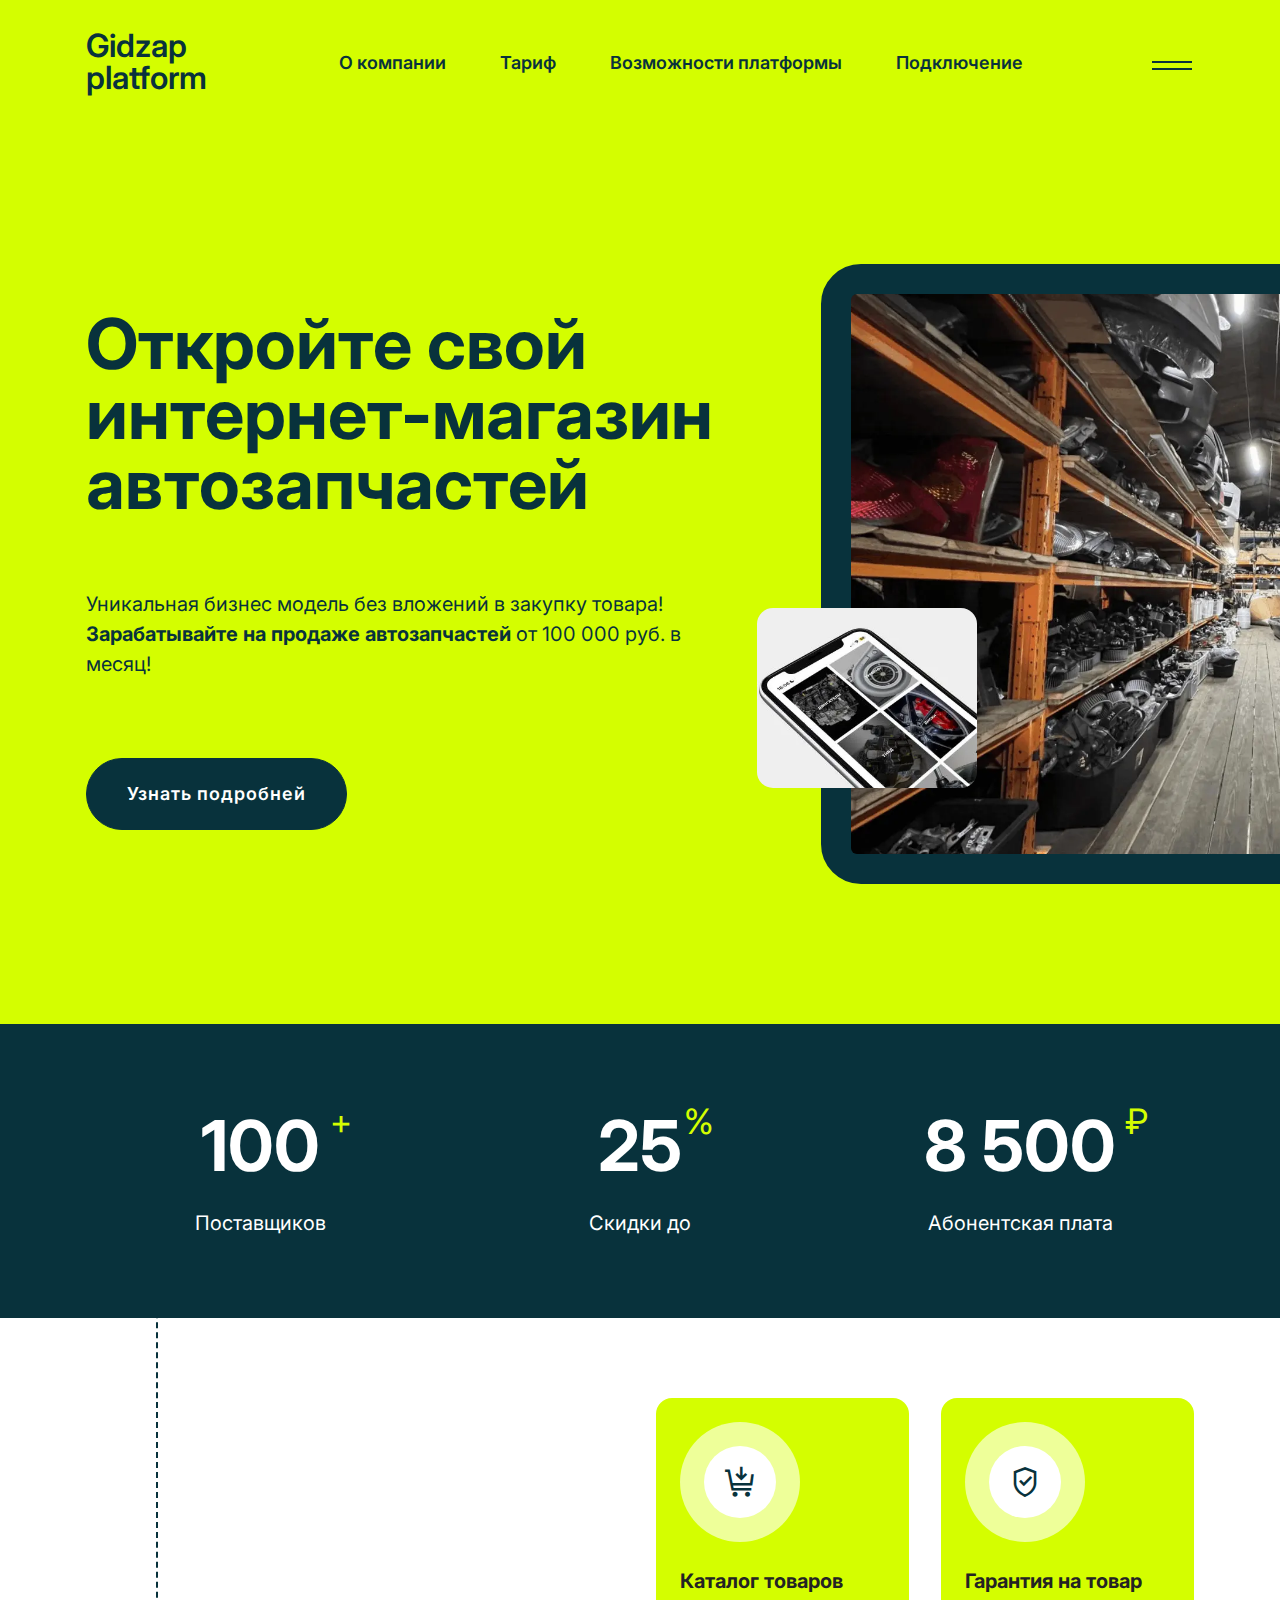
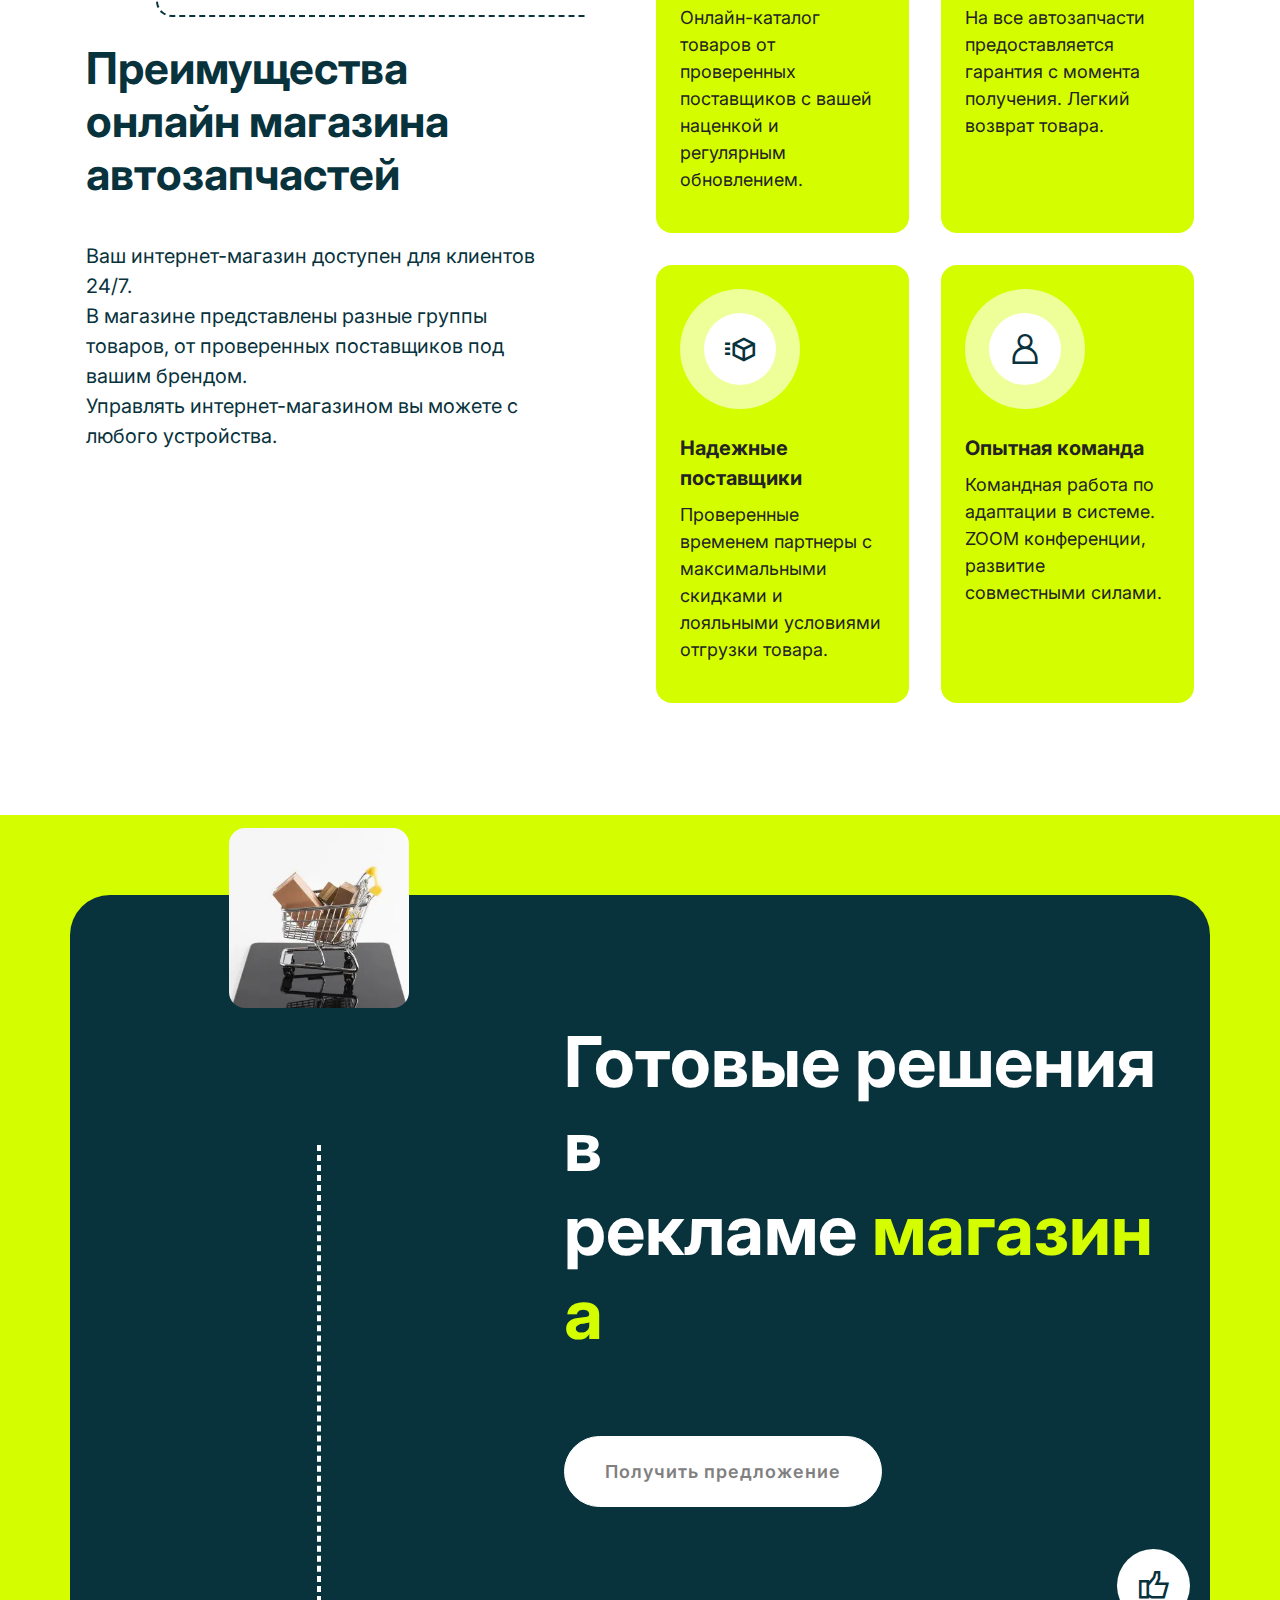
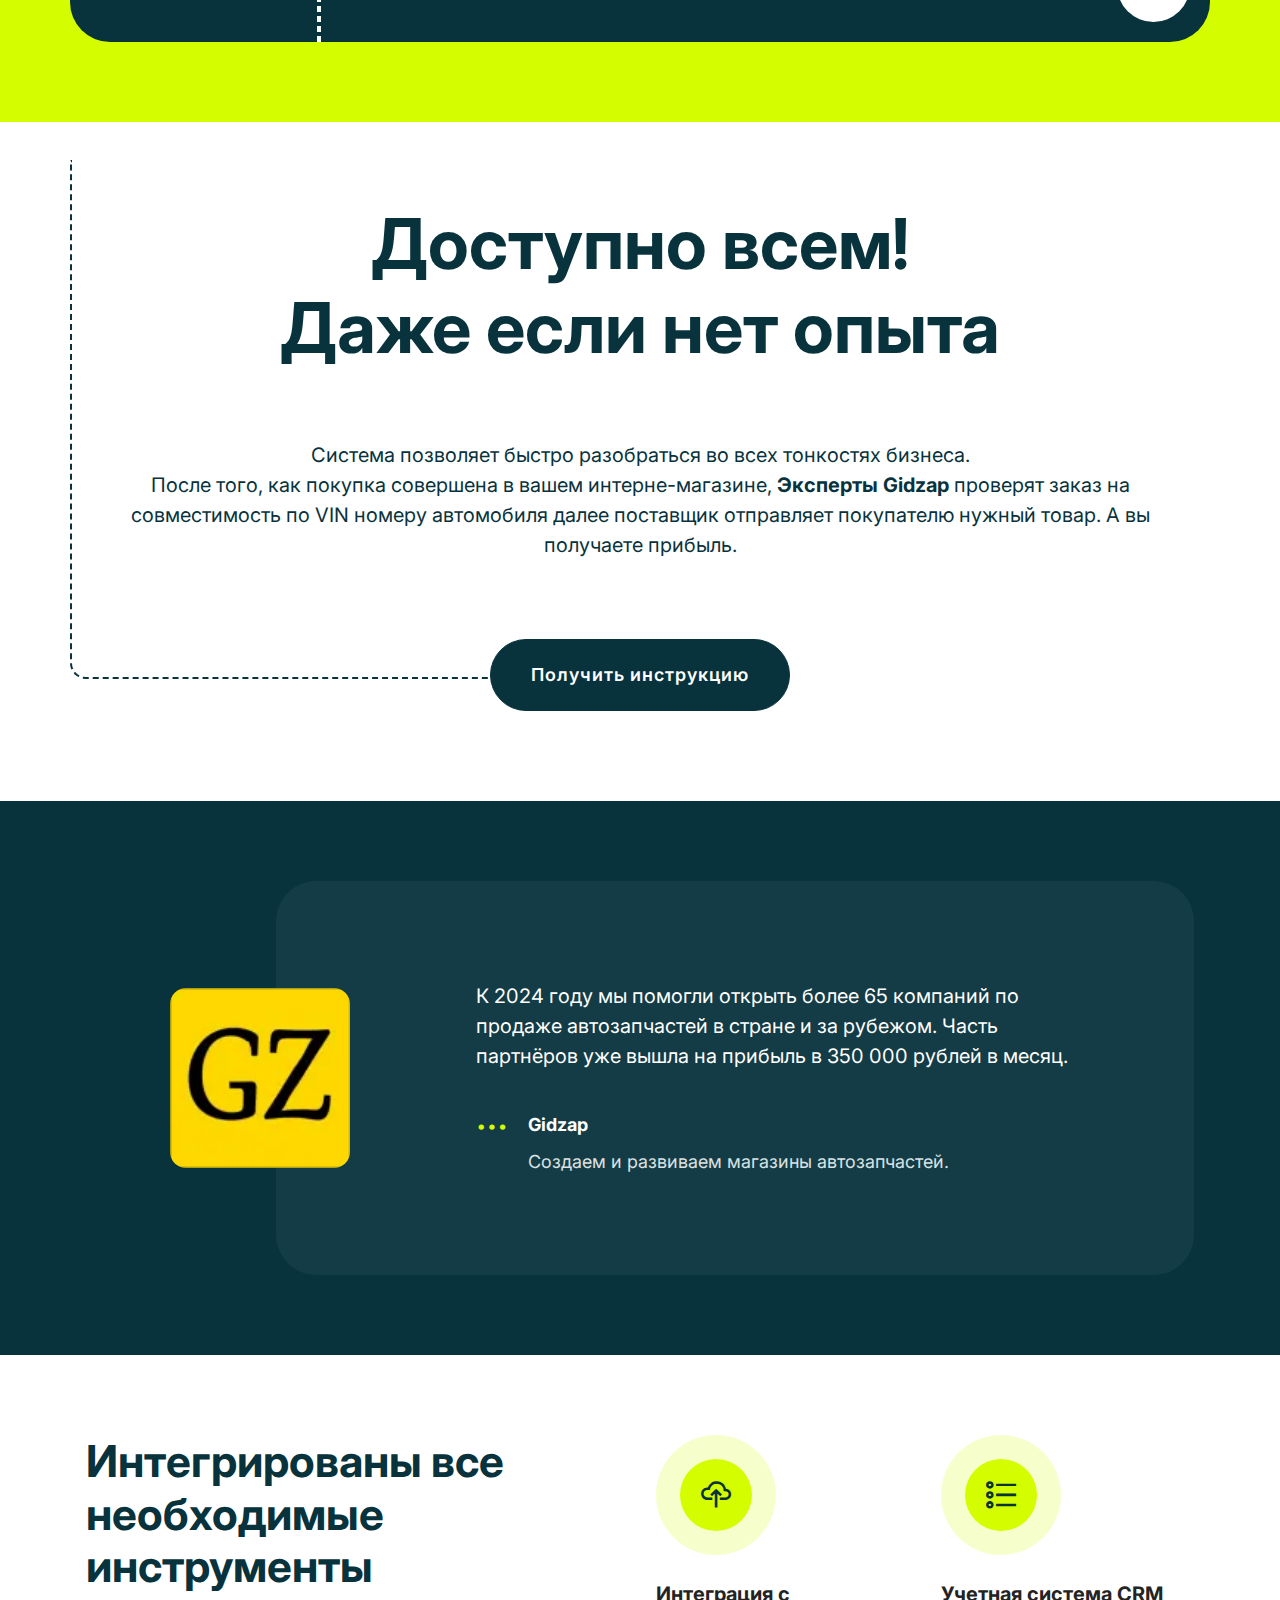
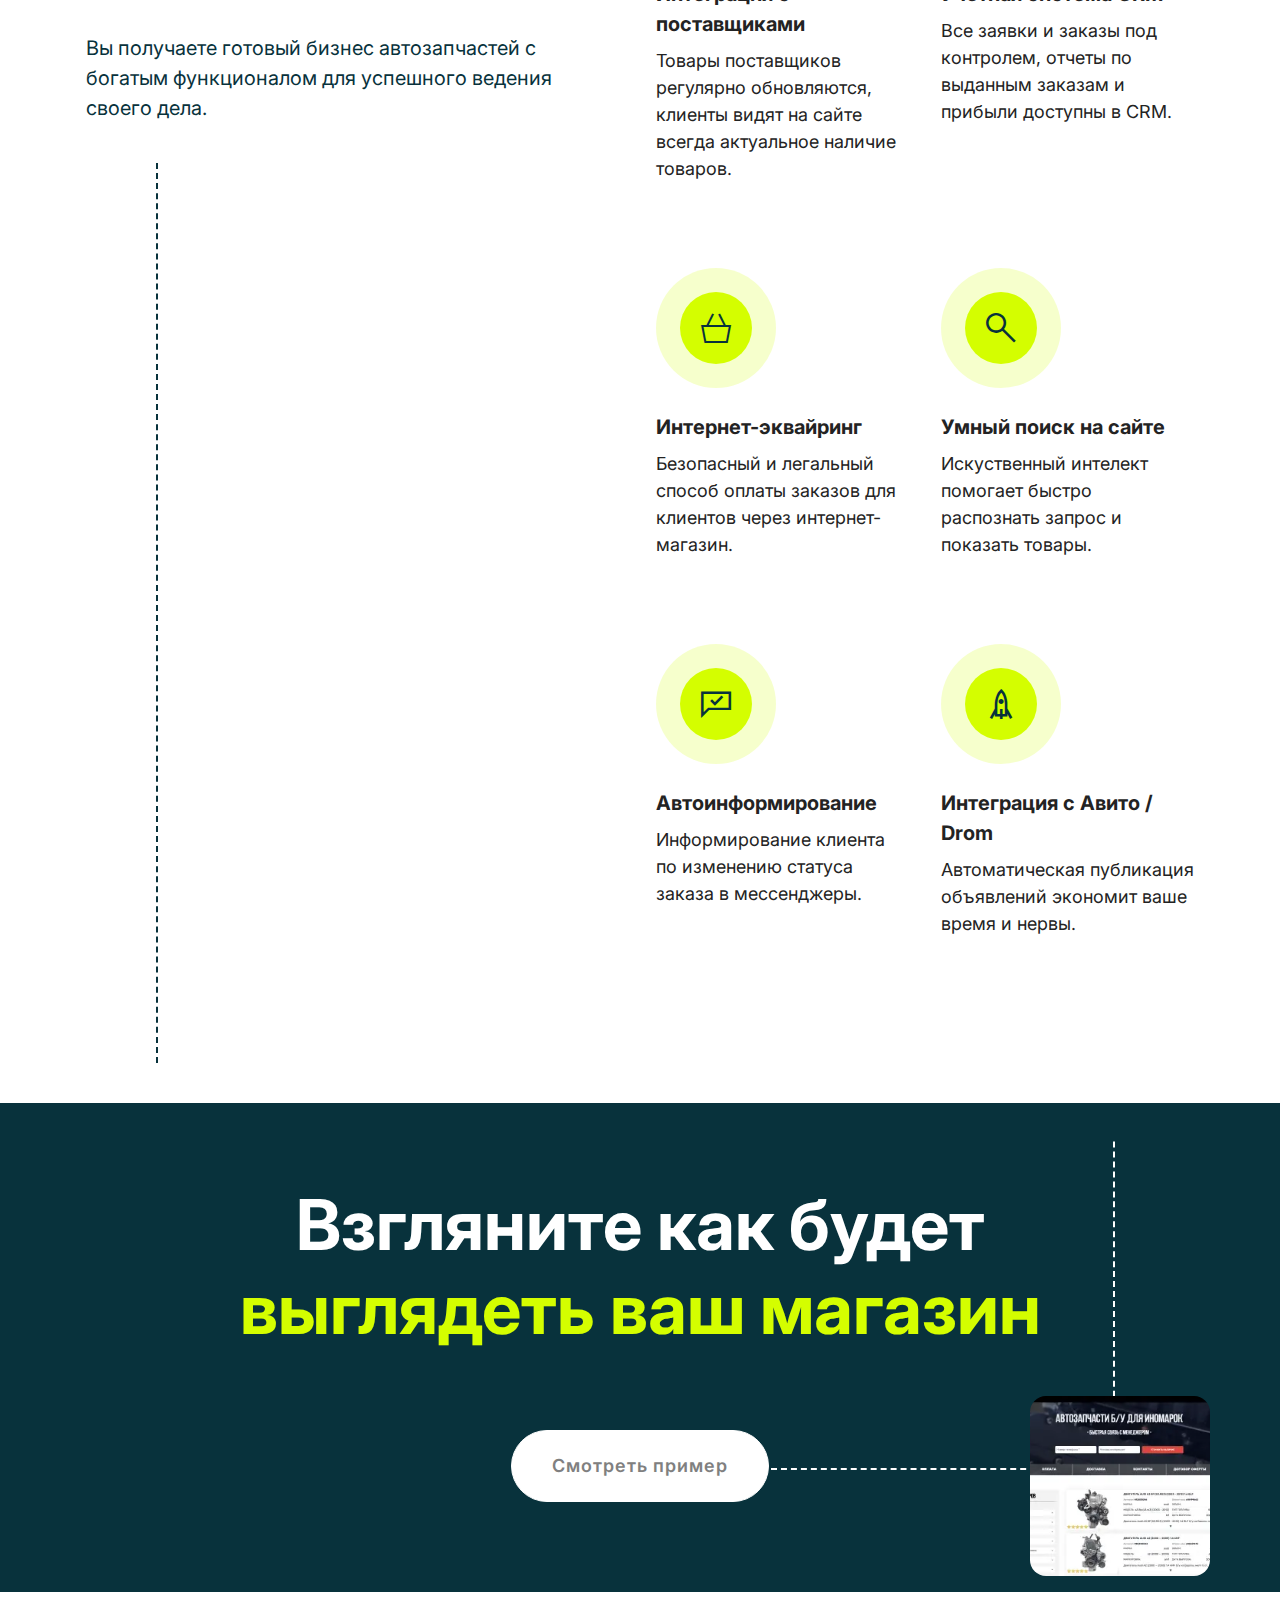
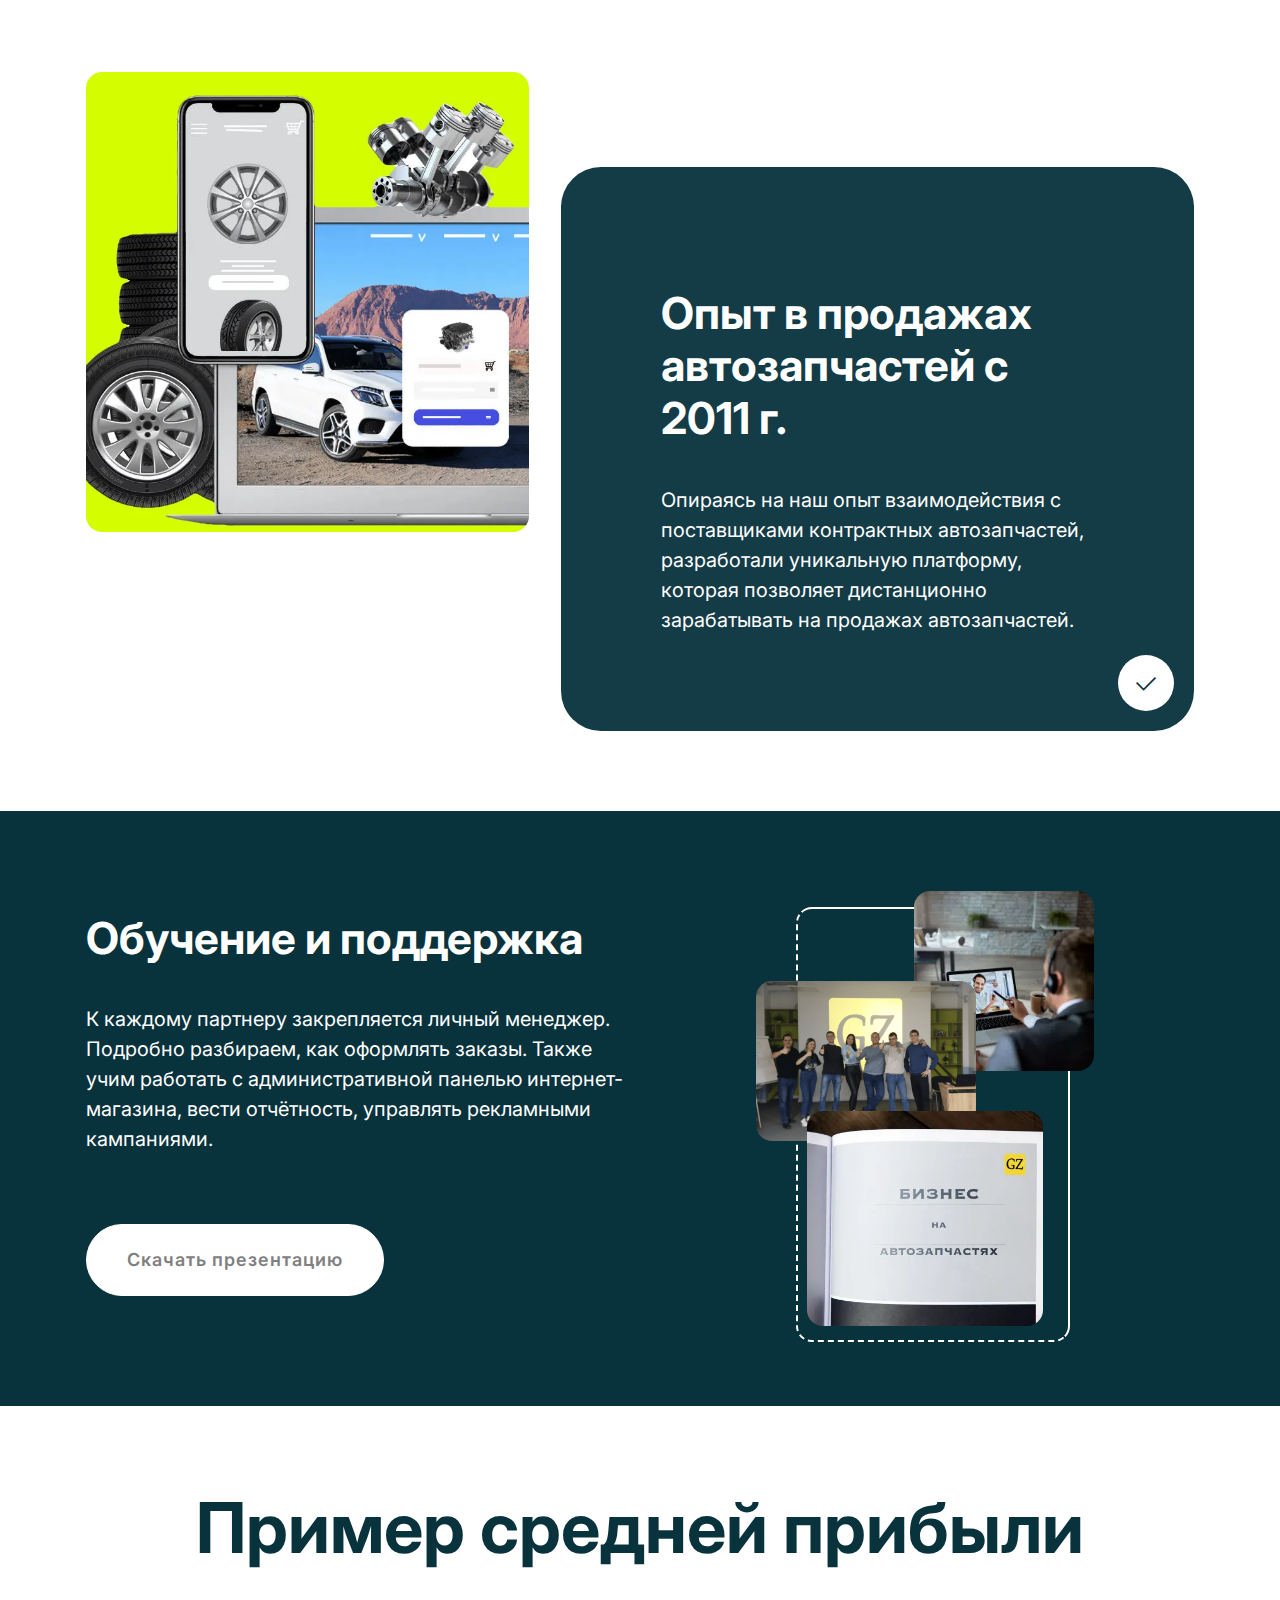
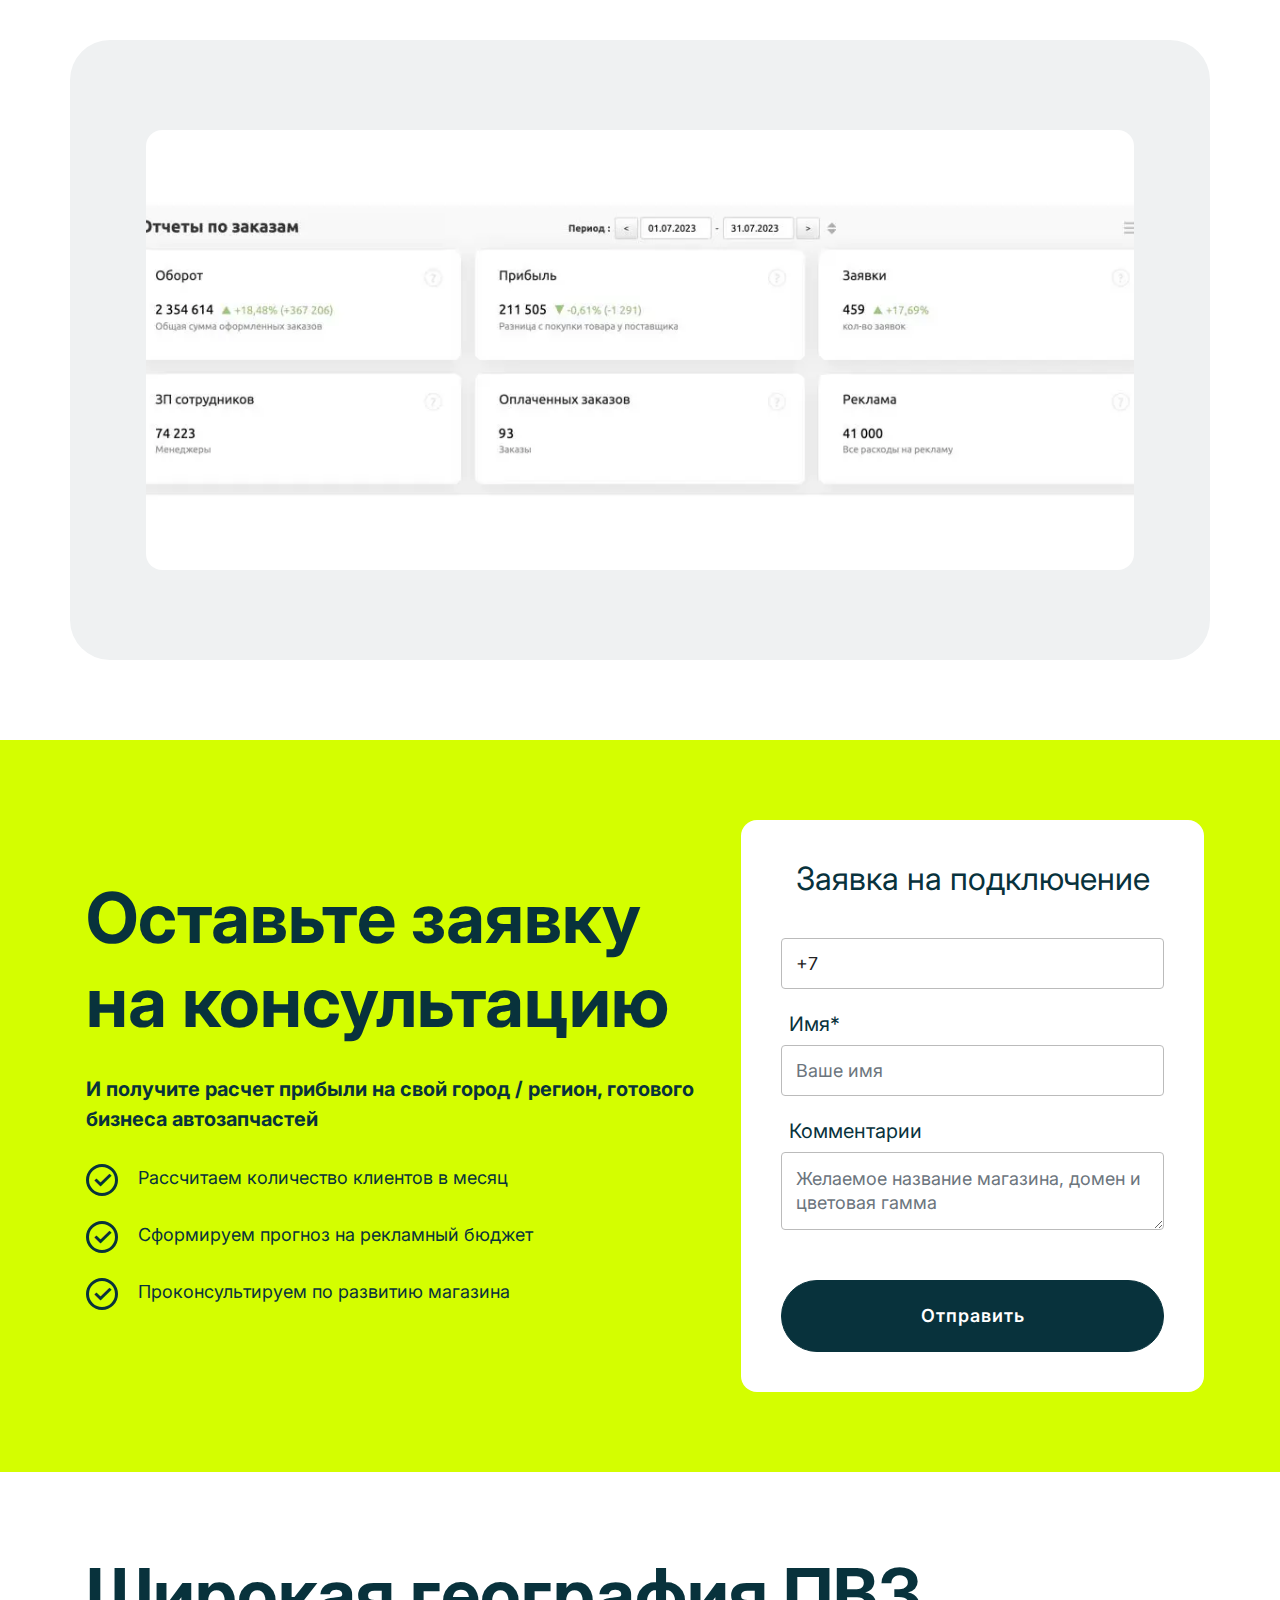
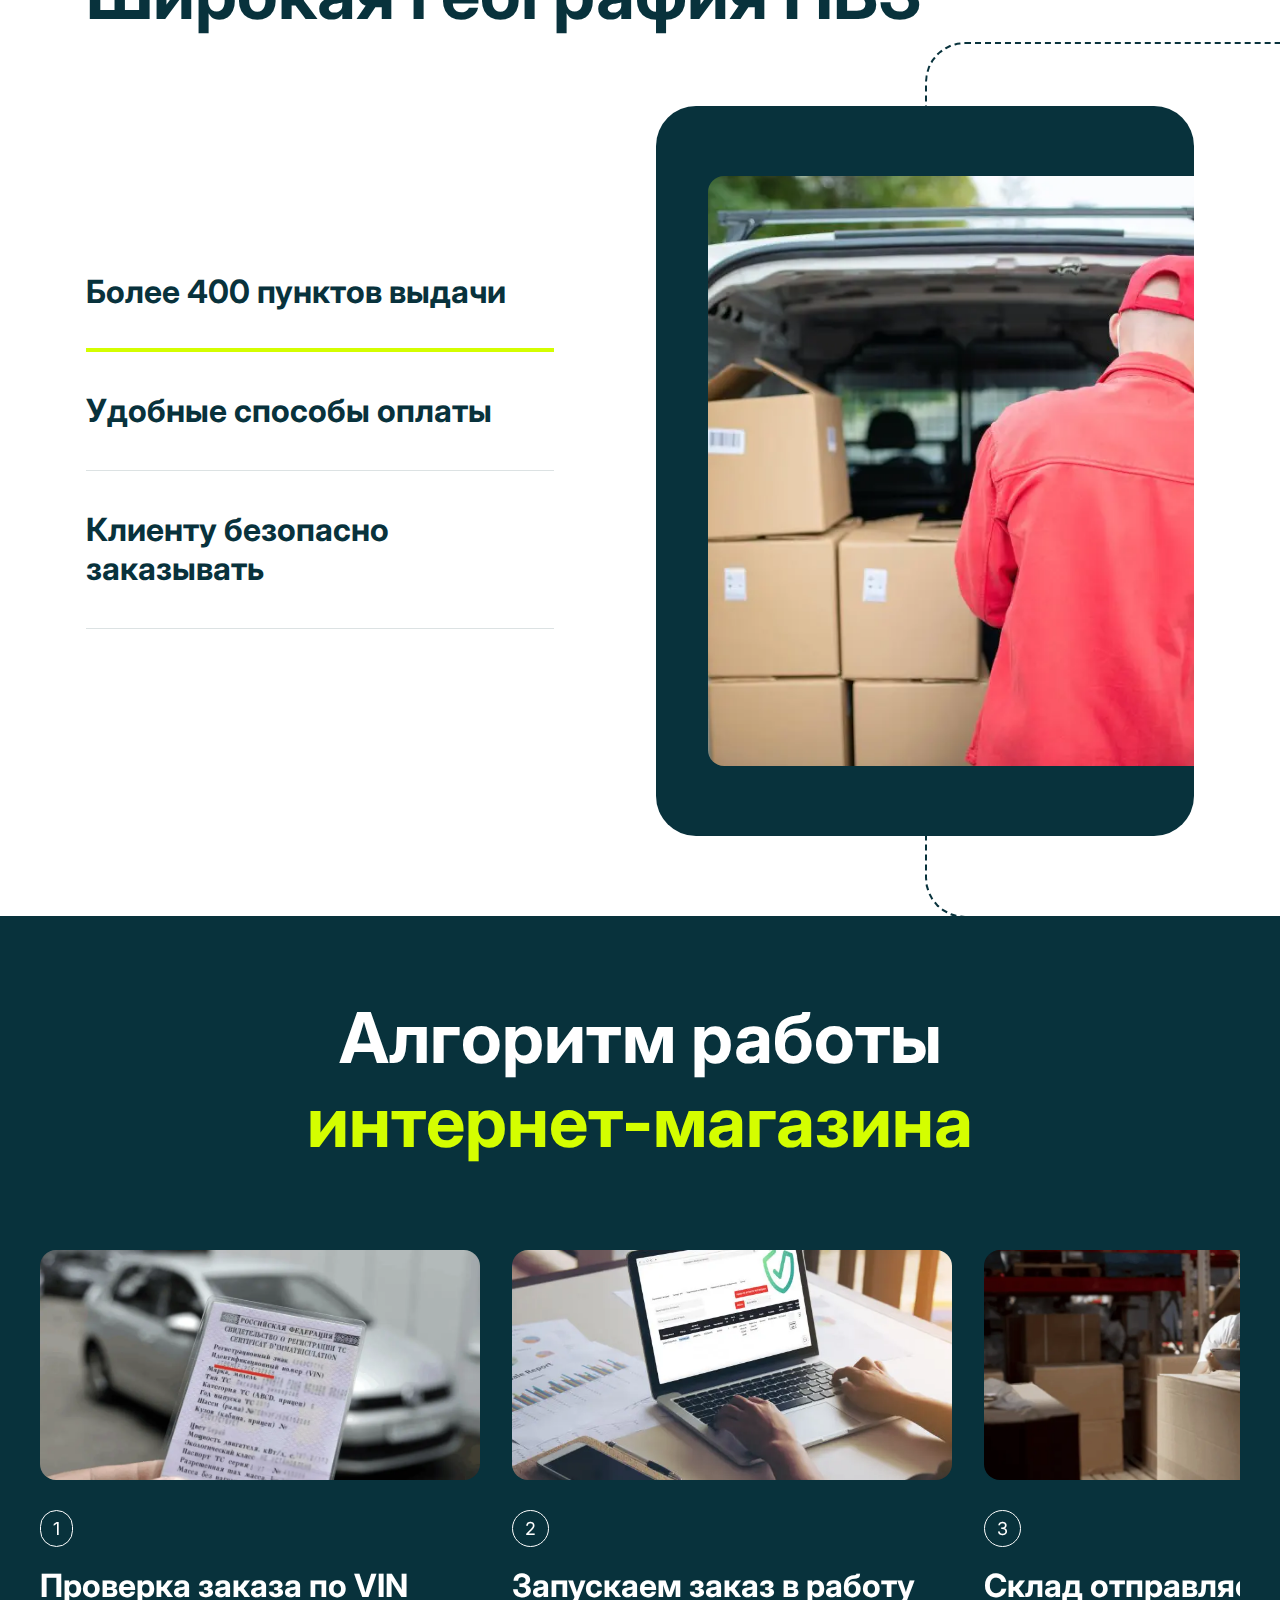
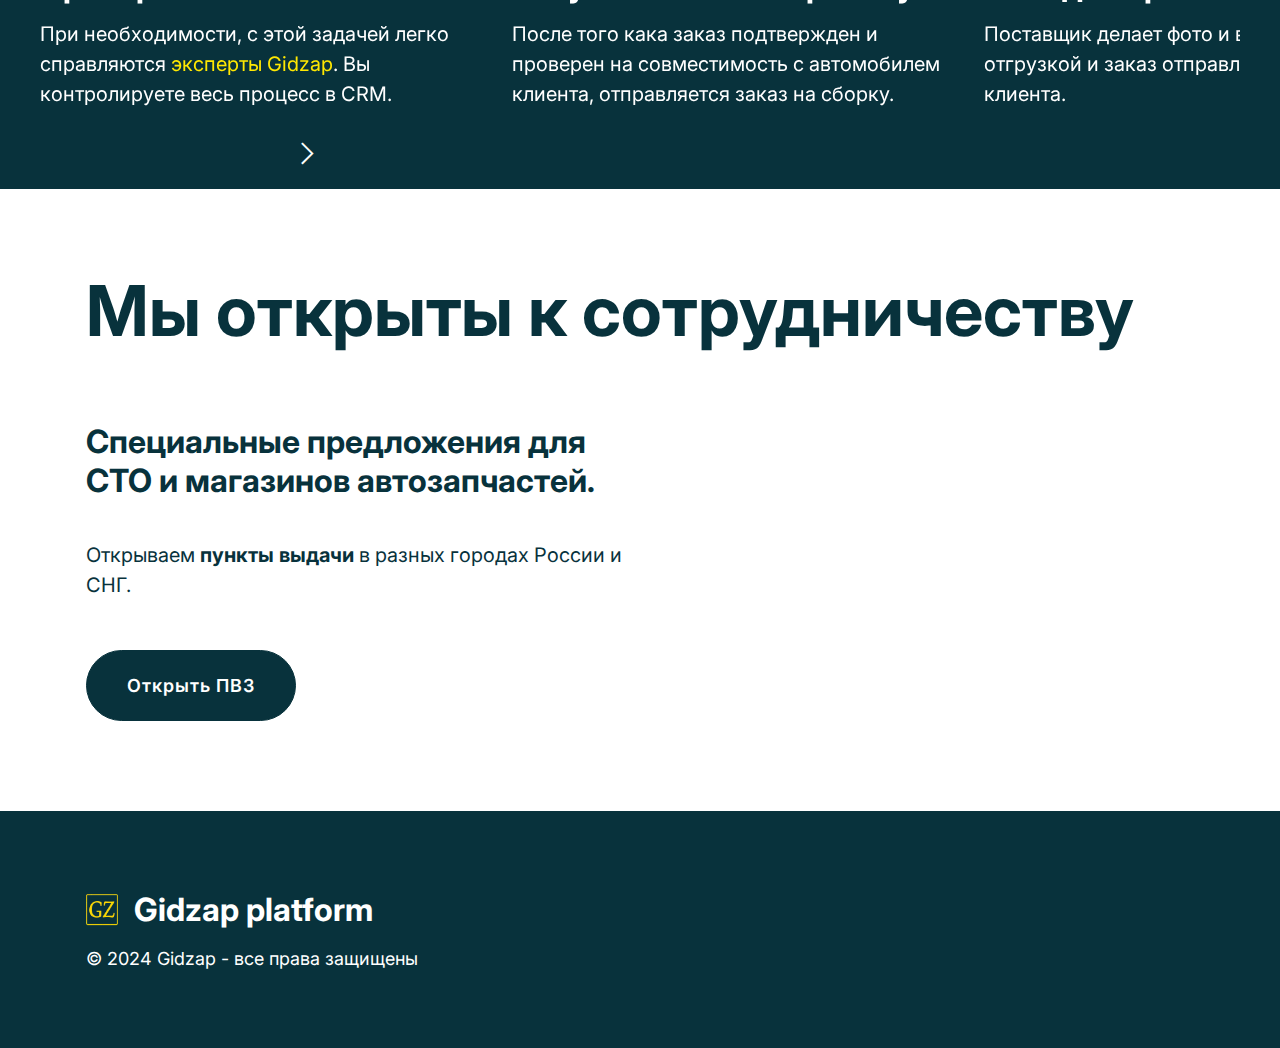
<file: index.html>
<!DOCTYPE html>
<html  lang="ru">
<head>
  <!-- Site made with Mobirise Website Builder v5.9.0, https://mobirise.com -->
  <meta charset="UTF-8">
  <meta http-equiv="X-UA-Compatible" content="IE=edge">
  <meta name="generator" content="Mobirise v5.9.0, mobirise.com">
  <meta name="viewport" content="width=device-width, initial-scale=1, minimum-scale=1">
  <link rel="shortcut icon" href="assets/images/favicon-122x122-122x122.png" type="image/x-icon">
  <meta name="description" content="Уникальная платформа по продаже автозапчастей. Бизнес автозапчастей за 1 день! Подключение поставщиков, выгрузка товаров на площадки, CRM  и работа с наставником! Индивидуальный дизайн интернет-магазина автозапчастей. Разработка рекламной компании.">
  
  
  <title>Готовый бизнес автозапчастей на платформе Gidzap</title>
  <link rel="stylesheet" href="assets/web/assets/mobirise-icons2/mobirise2.css">
  <link rel="stylesheet" href="assets/bootstrap/css/bootstrap.min.css">
  <link rel="stylesheet" href="assets/bootstrap/css/bootstrap-grid.min.css">
  <link rel="stylesheet" href="assets/bootstrap/css/bootstrap-reboot.min.css">
  <link rel="stylesheet" href="assets/popup-overlay-plugin/style.css">
  <link rel="stylesheet" href="assets/dropdown/css/style.css">
  <link rel="stylesheet" href="assets/socicon/css/styles.css">
  <link rel="stylesheet" href="assets/theme/css/style.css">
  <link rel="stylesheet" href="assets/recaptcha.css">
  <link rel="preload" href="https://fonts.googleapis.com/css?family=Inter:100,200,300,400,500,600,700,800,900&display=swap" as="style" onload="this.onload=null;this.rel='stylesheet'">
  <noscript><link rel="stylesheet" href="https://fonts.googleapis.com/css?family=Inter:100,200,300,400,500,600,700,800,900&display=swap"></noscript>
  <link rel="preload" as="style" href="assets/mobirise/css/mbr-additional.css"><link rel="stylesheet" href="assets/mobirise/css/mbr-additional.css" type="text/css">

  
  
  <meta name="keywords" content="бизнес автозапчпастей, интернет-магазн контрактных автозапчастей, готовый бизнес, заработать на продаже автозапчастей, онлайн магазин, надежные поставщики, бизнес по продаже автозапчастей, реклама магазина, интеграция с поставщиками, инеграция с авито, открыть собственный бизнес">

<link rel="canonical" href="https://platforma.gidzap.ru/">

<meta name="yandex-verification" content="33a821e61215a27b" />

<!-- Yandex.Metrika counter -->
<script type="text/javascript" >
   (function(m,e,t,r,i,k,a){m[i]=m[i]||function(){(m[i].a=m[i].a||[]).push(arguments)};
   m[i].l=1*new Date();
   for (var j = 0; j < document.scripts.length; j++) {if (document.scripts[j].src === r) { return; }}
   k=e.createElement(t),a=e.getElementsByTagName(t)[0],k.async=1,k.src=r,a.parentNode.insertBefore(k,a)})
   (window, document, "script", "https://mc.yandex.ru/metrika/tag.js", "ym");

   ym(96365594, "init", {
        clickmap:true,
        trackLinks:true,
        accurateTrackBounce:true,
        webvisor:true
   });
</script>
<noscript><div><img src="https://mc.yandex.ru/watch/96365594" style="position:absolute; left:-9999px;" alt="" /></div></noscript>
<!-- /Yandex.Metrika counter -->

<meta name="google-site-verification" content="Vq6T0xJu7INQ3db4GgiJj5zu3Ab1K12uzQ6J73s9xK8" />

</head>
<body>
  
  <section data-bs-version="5.1" class="menu menu1 elevatem5 cid-tyFwHNKP0f" once="menu" id="menu1-0">

    

    <nav class="navbar navbar-dropdown navbar-expand-lg">
        <div class="menu_box container">
            <div class="navbar-brand d-flex d-lg-none">
                
                <span class="navbar-caption-wrap"><a class="navbar-caption display-5" href="file:///Users/drugaruslan/Library/Application%20Support/Mobirise.com/Mobirise/druga754_0040gmail_002ecom/addons/elevatem5/components/index.html">Gidzap</a></span>
            </div>
            <button class="navbar-toggler" type="button" data-toggle="collapse" data-bs-toggle="collapse" data-target="#navbarSupportedContent" data-bs-target="#navbarSupportedContent" aria-controls="navbarNavAltMarkup" aria-expanded="false" aria-label="Toggle navigation">
                <div class="hamburger">
                    <span></span>
                    <span></span>
                    <span></span>
                    <span></span>
                </div>
            </button>
            <div class="collapse navbar-collapse" id="navbarSupportedContent">
                <div class="navbar-brand d-none d-lg-flex">
                
                    <span class="navbar-caption-wrap"><a class="navbar-caption display-5" href="file:///Users/drugaruslan/Library/Application%20Support/Mobirise.com/Mobirise/druga754_0040gmail_002ecom/addons/elevatem5/components/index.html">Gidzap<br>platform<br></a></span>
                </div>
                <ul class="navbar-nav nav-dropdown" data-app-modern-menu="true"><li class="nav-item"><a class="nav-link link text-primary display-4" href="index.html#features4-3">О компании</a></li>
                    <li class="nav-item"><a class="nav-link link text-primary display-4" href="index.html#features2-2">Тариф</a></li>
                    <li class="nav-item"><a class="nav-link link text-primary display-4" href="index.html#features3-0">Возможности платформы</a></li>
                    <li class="nav-item"><a class="nav-link link text-primary display-4" href="index.html#form1-a">Подключение</a></li></ul>
                

                <div class="mbr-section-btn-main" role="tablist"><a class="btn btn-primary-outline display-4" href="tel:+79673213377">Позвонить</a></div>
                <div class="offcanvas_box">
                    <button class="btn_offcanvas" type="button" data-bs-toggle="offcanvas" data-bs-target="#offcanvasRight" aria-controls="offcanvasRight">
                        <div class="hamburger">
                            <span></span>
                            <span></span>
                        </div>
                    </button>
                    <div class="offcanvas offcanvas-end" tabindex="-1" id="offcanvasRight" aria-labelledby="offcanvasRightLabel">
                        <div class="offcanvas-header">
                            <button type="button" class="btn-close text-reset" data-bs-dismiss="offcanvas" aria-label="Close"></button>
                        </div>
                        <div class="offcanvas-body">
                            
                            <h3 class="mbr-section-subtitle mbr-fonts-style display-5"><strong>Платформа Gidzap</strong></h3>
                            <div class="offcanvas_contact">
                                <p class="mbr-text mbr-fonts-style display-7">Зарабатывайте на продаже автозапчастей с опытной командой Gidzap.</p>
                                <p class="text_widget mbr-fonts-style display-4">
                                    <a href="mailto:info@gidzap.ru" class="text-info text-primary">info@gidzap.ru</a><br><br>
                                    <a href="tel:+79673213377" class="text-info text-primary">+79673213377</a></p>
                            </div>
                            
                            <div class="mbr-section-btn"><a class="btn btn-secondary display-4" href="https://mobiri.se">Заказать обратный звонок</a></div>
                        </div>
                    </div>
                </div>
            </div>
        </div>
    </nav>
</section>

<section data-bs-version="5.1" class="header2 elevatem5 cid-tyFwHXoM8c mbr-fullscreen" id="header2-1">

    

    
    

    <div class="container">
        <div class="row">
            <div class="col-12 col-lg-7">
                <div class="title-wrapper">
                    <div class="title-wrap">
                        <h1 class="mbr-section-title mbr-fonts-style display-1"><p><strong>Откройте свой интернет-магазин автозапчастей</strong></p></h1>
                        <p class="mbr-text mbr-fonts-style display-7">
                            Уникальная бизнес модель без вложений в закупку товара! <strong>Зарабатывайте на продаже автозапчастей</strong>&nbsp;от 100 000 руб. в месяц!</p>
                        <div class="mbr-section-btn"><a class="btn btn-primary display-4" href="#" data-toggle="modal" data-bs-toggle="modal" data-target="#mbr-popup-c" data-bs-target="#mbr-popup-c">Узнать подробней</a></div>
                    </div>
                </div>
            </div>
            <div class="col-12 col-lg-5">
                <div class="image-wrapper">
                    <div class="image-wrap">
                        <img class="main-image lazyload" src="[data-uri]" alt="Склад запчастей" loading="lazy" data-src="assets/images/-2023-11-09-00.54.46-1434x1065.webp">
                    </div>
                    <img class="sec-image lazyload" src="[data-uri]" alt="Бизнес Gidzap" loading="lazy" data-src="assets/images/999000-440x294.webp">
                </div>
            </div>
        </div>
    </div>
</section>

<section data-bs-version="5.1" class="features2 elevatem5 cid-tyFwIhOGGE" id="features2-2">

    

    
    

    <div class="container">
        <div class="row">
            <div class="col-12 col-lg-4">
                <div class="card-wrapper">
                    <div class="card-number">
                        <p class="mbr-number mbr-fonts-style display-1">
                            <strong>100<span>+</span></strong>
                        </p>
                    </div>
                    <p class="mbr-text mbr-fonts-style display-7">Поставщиков</p>
                </div>
            </div>
            <div class="col-12 col-lg-4">
                <div class="card-wrapper">
                    <div class="card-number">
                        <p class="mbr-number mbr-fonts-style display-1">
                            <strong>25<br><span>%</span></strong>
                        </p>
                    </div>
                    <p class="mbr-text mbr-fonts-style display-7">Скидки до</p>
                </div>
            </div>
            <div class="col-12 col-lg-4">
                <div class="card-wrapper">
                    <div class="card-number">
                        <p class="mbr-number mbr-fonts-style display-1">
                            <strong>8 500<br><span>₽</span></strong>
                        </p>
                    </div>
                    <p class="mbr-text mbr-fonts-style display-7">Абонентская плата</p>
                </div>
            </div>
        </div>
    </div>
</section>

<section data-bs-version="5.1" class="features4 elevatem5 cid-tyFwJqxE01" id="features4-3">

    

    
    

    <div class="container">
        <div class="row">
            <div class="col-12 col-lg-6">
                <div class="title-wrapper">
                    <div class="title-wrap">
                        <div class="line"></div>
                        <h2 class="mbr-section-title mbr-fonts-style display-2"><strong>Преимущества онлайн магазина автозапчастей</strong></h2>
                        <p class="mbr-text mbr-fonts-style display-7">Ваш интернет-магазин доступен для клиентов 24/7.<br>В магазине представлены разные группы товаров, от проверенных поставщиков под вашим брендом.<br>Управлять интернет-магазином вы можете с любого устройства. <br></p>
                    </div>
                </div>
            </div>
            <div class="col-12 col-lg-6">
                <div class="row cards">
                    <div class="col-12 col-md-6 card">
                        <div class="card-wrapper">
                            <div class="icon-wrapper">
                                <div class="icon-wrap">
                                    <span class="mbr-iconfont mobi-mbri-cart-add mobi-mbri"></span>
                                </div>
                            </div>
                            <div class="content-wrapper">
                                <h3 class="mbr-card-title mbr-fonts-style display-7">
                                    <strong>Каталог товаров</strong></h3>
                                <p class="mbr-card-text mbr-fonts-style display-4">Онлайн-каталог товаров от проверенных поставщиков с вашей наценкой и регулярным обновлением.</p>
                            </div>
                        </div>
                    </div>
                    <div class="col-12 col-md-6 card">
                        <div class="card-wrapper">
                            <div class="icon-wrapper">
                                <div class="icon-wrap">
                                    <span class="mbr-iconfont mobi-mbri-protect mobi-mbri"></span>
                                </div>
                            </div>
                            <div class="content-wrapper">
                                <h3 class="mbr-card-title mbr-fonts-style display-7">
                                    <strong>Гарантия на товар</strong></h3>
                                <p class="mbr-card-text mbr-fonts-style display-4">
                                    На все автозапчасти предоставляется гарантия с момента получения. Легкий возврат товара.</p>
                            </div>
                        </div>
                    </div>
                    <div class="col-12 col-md-6 card">
                        <div class="card-wrapper">
                            <div class="icon-wrapper">
                                <div class="icon-wrap">
                                    <span class="mbr-iconfont mobi-mbri-delivery mobi-mbri"></span>
                                </div>
                            </div>
                            <div class="content-wrapper">
                                <h3 class="mbr-card-title mbr-fonts-style display-7"><strong>Надежные поставщики</strong></h3>
                                <p class="mbr-card-text mbr-fonts-style display-4">
                                    Проверенные временем партнеры с максимальными скидками и лояльными условиями отгрузки товара.</p>
                            </div>
                        </div>
                    </div>
                    <div class="col-12 col-md-6 card">
                        <div class="card-wrapper">
                            <div class="icon-wrapper">
                                <div class="icon-wrap">
                                    <span class="mbr-iconfont mobi-mbri-user mobi-mbri"></span>
                                </div>
                            </div>
                            <div class="content-wrapper">
                                <h3 class="mbr-card-title mbr-fonts-style display-7"><strong>Опытная команда</strong></h3>
                                <p class="mbr-card-text mbr-fonts-style display-4">Командная работа по адаптации в системе. ZOOM конференции, развитие совместными силами.</p>
                            </div>
                        </div>
                    </div>
                </div>
            </div>
        </div>
    </div>
</section>

<section data-bs-version="5.1" class="content3 elevatem5 cid-tyFwKyuBMa" id="content3-4">

    

    
    

    <div class="container">
        <div class="row">
            <div class="col-12 col-lg-5">
                <div class="image-wrapper">
                    <div class="line"></div>
                    <img src="[data-uri]" alt="marketing gidzap" loading="lazy" class="lazyload" data-src="assets/images/cyber-monday-shopping-sales-1-360x540.webp">
                </div>
            </div>
            <div class="col-12 col-lg-7">
                <div class="title-wrapper">
                    <h2 class="mbr-section-title mbr-fonts-style display-1">
                        <strong>Готовые решения в рекламе&nbsp;<span><b>магазина</b></span></strong></h2>
                    <div class="mbr-section-btn"><a class="btn btn-info display-4" href="#" data-toggle="modal" data-bs-toggle="modal" data-target="#mbr-popup-a" data-bs-target="#mbr-popup-a">Получить предложение</a></div>
                </div>
            </div>
            <div class="icon-wrapper">
                <span class="mbr-iconfont mobi-mbri-like mobi-mbri"></span>
            </div>
        </div>
    </div>
</section>

<section data-bs-version="5.1" class="content5 elevatem5 cid-tyFwMwJPf8" id="content5-5">

    

    
    

    <div class="container">
        <div class="row">
            <div class="col-12">
                <div class="title-wrapper">
                    <h2 class="mbr-section-title mbr-fonts-style display-1"><strong>Доступно всем!</strong><br><strong>Даже если нет опыта</strong><strong><br></strong>
                    </h2>
                    <p class="mbr-text mbr-fonts-style display-7">Система позволяет быстро разобраться во всех тонкостях бизнеса.<br> После того, как покупка совершена в вашем интерне-магазине, <strong>Эксперты Gidzap</strong> проверят заказ на совместимость по VIN номеру автомобиля далее поставщик отправляет покупателю нужный товар. А вы получаете прибыль.<br></p>
                    <div class="mbr-section-btn"><a class="btn btn-primary display-4" href="#" data-toggle="modal" data-bs-toggle="modal" data-target="#mbr-popup-c" data-bs-target="#mbr-popup-c">Получить инструкцию</a></div>
                    <div class="container-wrapper"></div>
                </div>
            </div>
        </div>
    </div>
</section>

<section data-bs-version="5.1" class="content9 elevatem5 cid-tyFwNKby28" id="content9-6">

    

    
    

    <div class="container">
        <div class="row flex-row-reverse">
            <div class="col-12 col-lg-10 card">
                <img class="image_1 lazyload" src="[data-uri]" alt="Группа компаний Gidzap" loading="lazy" data-src="assets/images/favicon-122x122-3-122x122.webp">
                <div class="text-wrapper">
                    <p class="mbr-text mbr-fonts-style display-7">К 2024 году мы помогли открыть более 65 компаний по продаже автозапчастей в стране и за рубежом. Часть партнёров уже вышла на прибыль в 350 000 рублей в месяц.</p>
                    <div class="text-wrap">
                        <div class="icon-wrapper">
                            <span class="mbr-iconfont mobi-mbri-more-horizontal mobi-mbri"></span>
                        </div>
                        <div class="text-content">
                            <p class="mbr-name mbr-fonts-style display-4"><strong>Gidzap</strong></p>
                            <p class="mbr-desc mbr-fonts-style display-4">Создаем и развиваем магазины автозапчастей.</p>
                        </div>
                    </div>
                </div>
            </div>
        </div>
    </div>
</section>

<section data-bs-version="5.1" class="features3 elevatem5 cid-tUXbKLvVn1" id="features3-0">

    

    
    

    <div class="container">
        <div class="row">
            <div class="col-12 col-lg-6">
                <div class="title-wrapper">
                    <h2 class="mbr-section-title mbr-fonts-style display-2"><strong>Интегрированы все необходимые инструменты</strong></h2>
                    <p class="mbr-text mbr-fonts-style display-7">Вы получаете готовый бизнес автозапчастей с богатым функционалом для успешного ведения своего дела.<br></p>
                    <div class="line"></div>
                </div>
            </div>
            <div class="col-12 col-lg-6">
                <div class="row cards">
                    <div class="col-12 col-md-6 card">
                        <div class="icon-wrapper">
                            <div class="icon-wrap">
                                <span class="mbr-iconfont mobi-mbri-upload-2 mobi-mbri"></span>
                            </div>
                        </div>
                        <div class="content-wrapper">
                            <h3 class="mbr-card-title mbr-fonts-style display-7">
                                <strong>Интеграция с поставщиками</strong></h3>
                            <p class="mbr-card-text mbr-fonts-style display-4">Товары поставщиков регулярно обновляются, клиенты видят на сайте всегда актуальное наличие товаров.</p>
                        </div>
                    </div>
                    <div class="col-12 col-md-6 card">
                        <div class="icon-wrapper">
                            <div class="icon-wrap">
                                <span class="mbr-iconfont mobi-mbri-bulleted-list mobi-mbri"></span>
                            </div>
                        </div>
                        <div class="content-wrapper">
                            <h3 class="mbr-card-title mbr-fonts-style display-7"><strong>Учетная система CRM</strong></h3>
                            <p class="mbr-card-text mbr-fonts-style display-4">
                                Все заявки и заказы под контролем, отчеты по выданным заказам и прибыли доступны в CRM.</p>
                        </div>
                    </div>
                    <div class="col-12 col-md-6 card">
                        <div class="icon-wrapper">
                            <div class="icon-wrap">
                                <span class="mbr-iconfont mobi-mbri-shopping-basket mobi-mbri"></span>
                            </div>
                        </div>
                        <div class="content-wrapper">
                            <h3 class="mbr-card-title mbr-fonts-style display-7">
                                <strong>Интернет-эквайринг</strong></h3>
                            <p class="mbr-card-text mbr-fonts-style display-4">Безопасный и легальный способ оплаты заказов для клиентов через интернет-магазин.</p>
                        </div>
                    </div>
                    <div class="col-12 col-md-6 card">
                        <div class="icon-wrapper">
                            <div class="icon-wrap">
                                <span class="mbr-iconfont mobi-mbri-search mobi-mbri"></span>
                            </div>
                        </div>
                        <div class="content-wrapper">
                            <h3 class="mbr-card-title mbr-fonts-style display-7"><strong>Умный поиск на сайте</strong></h3>
                            <p class="mbr-card-text mbr-fonts-style display-4">Искуственный интелект помогает быстро распознать запрос и показать товары.</p>
                        </div>
                    </div>
                    <div class="col-12 col-md-6 card">
                        <div class="icon-wrapper">
                            <div class="icon-wrap">
                                <span class="mbr-iconfont mobi-mbri-cust-feedback mobi-mbri"></span>
                            </div>
                        </div>
                        <div class="content-wrapper">
                            <h3 class="mbr-card-title mbr-fonts-style display-7">
                                <strong>Автоинформирование</strong></h3>
                            <p class="mbr-card-text mbr-fonts-style display-4">Информирование клиента по изменению статуса заказа в мессенджеры.</p>
                        </div>
                    </div>
                    <div class="col-12 col-md-6 card">
                        <div class="icon-wrapper">
                            <div class="icon-wrap">
                                <span class="mbr-iconfont mobi-mbri-rocket mobi-mbri"></span>
                            </div>
                        </div>
                        <div class="content-wrapper">
                            <h3 class="mbr-card-title mbr-fonts-style display-7">
                                <strong>Интеграция с Авито / Drom</strong></h3>
                            <p class="mbr-card-text mbr-fonts-style display-4">
                                Автоматическая публикация объявлений экономит ваше время и нервы.</p>
                        </div>
                    </div>
                </div>
            </div>
        </div>
    </div>
</section>

<section data-bs-version="5.1" class="content8 elevatem5 cid-tUXiEEq6Gz" id="content8-2">

    

    
    

    <div class="container">
        <div class="row">
            <div class="col-12 col-lg-10">
                <div class="title-wrapper">
                    <h2 class="mbr-section-title mbr-fonts-style display-1"><strong>Взгляните как будет<br><span><b>выглядеть ваш магазин</b></span></strong></h2>
                    <div class="mbr-section-btn"><a class="btn btn-info display-4" href="https://bydvs.ru/" target="_blank">Смотреть пример</a></div>
                    <div class="container-wrapper"></div>
                </div>
            </div>
            <a href="https://bydvs.ru/" target="_blank"><img class="image_1 lazyload" src="[data-uri]" alt="Пример интернет-магазина бу автозапчастей" loading="lazy" data-src="assets/images/-2023-11-07-22.53.22-360x234.webp"></a>
        </div>
    </div>
</section>

<section data-bs-version="5.1" class="content7 elevatem5 cid-tyFwYSGIgc" id="content7-b">

    

    
    

    <div class="container">
        <div class="row">
            <div class="col-12 col-lg-5">
                <div class="image-wrapper">
                    <img src="[data-uri]" alt="Магазины Gidzap" loading="lazy" class="lazyload" data-src="assets/images/gidzap-platforma-778x730.webp">
                </div>
            </div>
            <div class="col-12 col-lg-7">
                <div class="card-wrapper">
                    <h2 class="mbr-section-title mbr-fonts-style display-2"><strong>Опыт в продажах автозапчастей с 2011 г.</strong></h2>
                    <p class="mbr-text mbr-fonts-style display-7">Опираясь на наш опыт взаимодействия с поставщиками контрактных автозапчастей, разработали уникальную платформу, которая позволяет дистанционно зарабатывать на продажах автозапчастей.</p>
                    <div class="icon-wrapper">
                        <a href="#" data-toggle="modal" data-bs-toggle="modal" data-target="#mbr-popup-9" data-bs-target="#mbr-popup-9"><span class="mbr-iconfont mobi-mbri-success mobi-mbri" style=""></span></a>
                    </div>
                </div>
            </div>
        </div>
    </div>
</section>

<section data-bs-version="5.1" class="content4 elevatem5 cid-u37K6yuzB9" id="content4-d">

    

    
    

    <div class="container">
        <div class="row">
            <div class="col-12 col-lg-6">
                <div class="text-wrapper">
                    <div class="text-wrap">
                        <h3 class="mbr-section-title mbr-fonts-style display-2"><strong>Обучение и поддержка</strong></h3>
                        <p class="mbr-text mbr-fonts-style display-7">К каждому партнеру закрепляется личный менеджер. Подробно разбираем, как оформлять заказы.&nbsp;Также учим работать с административной панелью интернет-магазина, вести отчётность, управлять рекламными кампаниями.</p>
                        <div class="mbr-section-btn"><a class="btn btn-info display-4" href="#" data-toggle="modal" data-bs-toggle="modal" data-target="#mbr-popup-9" data-bs-target="#mbr-popup-9">Скачать презентацию</a></div>
                    </div>
                </div>
            </div>
            <div class="col-12 col-lg-6">
                <div class="image-wrapper">
                    <div class="container-wrap"></div>
                    <img class="image_1 lazyload" src="[data-uri]" alt="Обучение по ZOOM" loading="lazy" data-src="assets/images/male-entrepreneur-using-laptop-while-having-online-meeting-and-talking-to-his-colleague-about-business-reports-focus-is-on-laptop-screen-2-360x240.webp">
                    <img class="image_2 lazyload" src="[data-uri]" alt="Обучение Gidzap" loading="lazy" data-src="assets/images/-2023-11-19-22.54.35.webp">
                    <img class="image_3 lazyload" src="[data-uri]" alt="Обучение" loading="lazy" data-src="assets/images/book-gidzap-599x400.webp">
                </div>
            </div>
        </div>
    </div>
</section>

<section data-bs-version="5.1" class="content5 elevatem5 cid-u3j8hnqSIN" id="content5-h">

    

    
    

    <div class="container">
        <div class="row">
            <div class="col-12">
                <div class="title-wrapper">
                    <h2 class="mbr-section-title mbr-fonts-style display-1"><strong>Пример средней прибыли</strong></h2>
                    
                    
                    
                </div>
            </div>
        </div>
    </div>
</section>

<section data-bs-version="5.1" class="image2 elevatem5 cid-u38xkQHdTW" id="image2-g">

    

    
    

    <div class="container">
        <div class="row">
            <div class="col-12">
                <div class="image-wrapper">
                    <img src="[data-uri]" alt="пример прибыли" loading="lazy" class="lazyload" data-src="assets/images/primer2-2336x467.webp">
                </div>
            </div>
        </div>
    </div>
</section>

<section data-bs-version="5.1" class="form1 elevatem5 cid-tyFwSB0OUa" id="form1-a">

    

    
    

    <div class="container">
        <div class="row">
            <div class="col-12 col-lg-7">
                <div class="list-wrapper">
                    <div class="text-wrap">
                        <h2 class="mbr-title mbr-fonts-style display-1"><strong>Оставьте заявку на консультацию&nbsp;</strong></h2>
                        <p class="mbr-text mbr-fonts-style display-7"><strong>И получите расчет прибыли на свой город / регион, готового бизнеса автозапчастей</strong></p>
                    </div>
                    <div class="list-wrap">
                        <ul class="list mbr-fonts-style display-4">
                            <li class="item-wrap">Рассчитаем количество клиентов в месяц</li>
                            <li class="item-wrap">Сформируем прогноз на рекламный бюджет</li>
                            <li class="item-wrap">Проконсультируем по развитию магазина</li>
                        </ul>
                    </div>
                </div>
            </div>
            <div class="col-12 col-lg-5 mx-auto mbr-form" data-form-type="formoid">
<!--Formbuilder Form-->
<form action="https://mobirise.eu/" method="POST" class="mbr-form form-with-styler" data-form-title="Form Name"><input type="hidden" name="email" data-form-email="true" value="5330Qnl/9/ndRAp/J5p5Na4iHL17DbCUeI3cA48QsH5YKZfzrmxkpvRTHpADyISWvyN0/AmYW2pFnkIlufVAFZTc4cJ7dz7KOmARscPA/H6nVxvdjyDrhQd94mfmAM34.lptJ4cf0LGARLBoUM0YSBBVofDdNJW6Dhm+UXYUt0yfDoAv+0H9640GIVw/c+OM4Gp0vNtyxTQ6lL3WjorSQZgGolyUITegDovftySDC8t+5huV7ePeWX2tSyxrIrMAx">
<div class="row">
<div hidden="hidden" data-form-alert="" class="alert alert-success col-12">Спасибо за интерес к нашему продукту! В ближайшее время с Вами свяжемся.</div>
<div hidden="hidden" data-form-alert-danger="" class="alert alert-danger col-12"> Oops...! some problem! </div>
</div>
<div class="dragArea row">
<div class="col-12">
<h3 class="mbr-section-title mbr-fonts-style display-5"> Заявка на подключение</h3>
</div>


<div data-for="Телефон" class="col-lg-12 col-md-12 col-sm-12 form-group">
<input type="tel" name="Телефон" placeholder="+7" data-form-field="Телефон" class="form-control display-7" value="+7" id="Телефон-form1-a">
</div>

<div data-for="text2" class="col-lg-12 col-md-12 col-sm-12 form-group mb-3">
<label for="text2-form1-a" class="form-control-label mbr-fonts-style display-7">Имя*</label>
<input type="text" name="text2" placeholder="Ваше имя" data-form-field="text" class="form-control display-7" value="" id="text2-form1-a">
</div>

<div data-for="textarea" class="col-lg-12 col-md-12 col-sm-12 form-group mb-3">
<label for="textarea-form1-a" class="form-control-label mbr-fonts-style display-7">Комментарии</label>
<textarea name="textarea" placeholder="Желаемое название магазина, домен и цветовая гамма" data-form-field="textarea" class="form-control display-7" id="textarea-form1-a"></textarea>
</div>
<div class="col-12 col-md-auto mbr-section-btn">
<button type="submit" class="w-100 w-100 btn btn-primary display-4">Отправить</button>
</div>
</div>
</form><!--Formbuilder Form-->
</div>
        </div>
    </div>
</section>

<section data-bs-version="5.1" class="tabs1 elevatem5 cid-tUXhLxiXdp" id="tabs1-1">

    

    
    

    <div class="container">
        <div class="row">
            <div class="col-12">
                <div class="title-wrapper">
                    <h2 class="mbr-section-title mbr-fonts-style display-1"><strong>Широкая география ПВЗ</strong></h2>
                </div>
            </div>
            <div class="col-12 col-lg-6">
                <div class="tabs-wrapper">
                    <ul class="nav nav-tabs" role="tablist">
                        <li class="nav-item first mbr-fonts-style"><a class="nav-link mbr-fonts-style show active display-5" role="tab" data-toggle="tab" data-bs-toggle="tab" href="#null_tab0" aria-selected="true"><strong>Более 400 пунктов выдачи</strong></a></li>
                        <li class="nav-item"><a class="nav-link mbr-fonts-style active display-5" role="tab" data-toggle="tab" data-bs-toggle="tab" href="#null_tab1" aria-selected="true"><strong>Удобные способы оплаты</strong></a></li>
                        <li class="nav-item"><a class="nav-link mbr-fonts-style active display-5" role="tab" data-toggle="tab" data-bs-toggle="tab" href="#null_tab2" aria-selected="true"><strong>Клиенту безопасно заказывать</strong></a></li>
                        
                    </ul>
                </div>
            </div>
            <div class="col-12 col-lg-6">
                <div class="tab-content">
                    <div id="tab1" class="tab-pane in active" role="tabpanel">
                        <div class="image-wrapper">
                            <img src="[data-uri]" alt="ПВЗ Гидзап" loading="lazy" class="lazyload" data-src="assets/images/image4.webp">
                        </div>
                    </div>
                    <div id="tab2" class="tab-pane" role="tabpanel">
                        <div class="image-wrapper">
                            <img src="[data-uri]" alt="Mobirise" loading="lazy" class="lazyload" data-src="assets/images/image12.webp">
                        </div>
                    </div>
                    <div id="tab3" class="tab-pane" role="tabpanel">
                        <div class="image-wrapper">
                            <img src="[data-uri]" alt="Mobirise" loading="lazy" class="lazyload" data-src="assets/images/image5.webp">
                        </div>
                    </div>
                    
                    <div class="container-wrap"></div>
                </div>
            </div>
        </div>
    </div>
</section>

<section data-bs-version="5.1" class="content1 elevatem5 cid-tV9g5oie3m" id="content1-6">

    

    
    

    <div class="container">
        <div class="row">
            <div class="col-12">
                <div class="title-wrapper">
                    <h2 class="mbr-section-title mbr-fonts-style display-1"><strong>Алгоритм работы<br><span><b>интернет-магазина</b></span></strong></h2>
                </div>
            </div>
            <div class="col-12 col-lg-6">
                <div class="text-wrapper">
                    
                </div>
            </div>
            <div class="col-12 col-lg-6">
                <div class="text-wrapper">
                    
                </div>
            </div>
        </div>
    </div>
</section>

<section data-bs-version="5.1" class="slider1 mbr-embla elevatem5 cid-tV7xFKR2vP" id="slider1-5">

    

    
    

    <div class="container-fluid">
        <div class="row">
            <div class="col-12">
                <div class="embla" data-skip-snaps="true" data-align="center" data-contain-scroll="trimSnaps" data-auto-play="true" data-auto-play-interval="5" data-draggable="true">
                    <div class="embla__viewport">
                        <div class="embla__container">
                            
                            <div class="embla__slide slider-image item active" style="margin-left: 1rem; margin-right: 1rem;">
                                <div class="card-wrap">
                                    <div class="item-wrapper position-relative">
                                        <div class="image-wrap">
                                            <img src="[data-uri]" alt="Mobirise Website Builder" data-slide-to="0" data-bs-slide-to="0" loading="lazy" class="lazyload" data-src="assets/images/-2023-11-10-12.30.48-1000x556.webp">
                                        </div>
                                    </div>
                                    <div class="content-wrap">
                                        <div class="desc-wrap">
                                            <p class="mbr-desc mbr-fonts-style display-4">
                                                1
                                            </p>
                                        </div>
                                        <h3 class="card-title mbr-fonts-style display-5">
                                            <strong>Проверка заказа по VIN</strong></h3>
                                        <p class="card-text mbr-fonts-style display-7">При необходимости, с этой задачей легко справляются <em><strong><a href="#" class="text-secondary text-primary" data-toggle="modal" data-bs-toggle="modal" data-target="#mbr-popup-b" data-bs-target="#mbr-popup-b">эксперты Gidzap</a></strong></em>. Вы контролируете весь процесс в CRM.</p>
                                    </div>
                                </div>
                            </div><div class="embla__slide slider-image item" style="margin-left: 1rem; margin-right: 1rem;">
                                <div class="card-wrap">
                                    <div class="item-wrapper position-relative">
                                        <div class="image-wrap">
                                            <img src="[data-uri]" alt="Проверка заказа Gidzap" data-slide-to="1" data-bs-slide-to="1" loading="lazy" class="lazyload" data-src="assets/images/-gidzap-700x467.webp">
                                        </div>
                                    </div>
                                    <div class="content-wrap">
                                        <div class="desc-wrap">
                                            <p class="mbr-desc mbr-fonts-style display-4">
                                                2
                                            </p>
                                        </div>
                                        <h3 class="card-title mbr-fonts-style display-5"><strong>Запускаем заказ в работу</strong></h3>
                                        <p class="card-text mbr-fonts-style display-7">
                                            После того кака заказ подтвержден и проверен на совместимость с автомобилем клиента, отправляется заказ на сборку.</p>
                                    </div>
                                </div>
                            </div>
                            <div class="embla__slide slider-image item" style="margin-left: 1rem; margin-right: 1rem;">
                                <div class="card-wrap">
                                    <div class="item-wrapper position-relative">
                                        <div class="image-wrap">
                                            <img src="[data-uri]" alt="Склад Gidzap" data-slide-to="2" data-bs-slide-to="2" loading="lazy" class="lazyload" data-src="assets/images/-2023-11-10-12.43.46-1000x665.webp">
                                        </div>
                                    </div>
                                    <div class="content-wrap">
                                        <div class="desc-wrap">
                                            <p class="mbr-desc mbr-fonts-style display-4">
                                                3
                                            </p>
                                        </div>
                                        <h3 class="card-title mbr-fonts-style display-5"><strong>Склад отправляет товар</strong></h3>
                                        <p class="card-text mbr-fonts-style display-7">Поставщик делает фото и видео отчет перед отгрузкой и заказ отправляется в город клиента.</p>
                                    </div>
                                </div>
                            </div><div class="embla__slide slider-image item" style="margin-left: 1rem; margin-right: 1rem;">
                                <div class="card-wrap">
                                    <div class="item-wrapper position-relative">
                                        <div class="image-wrap">
                                            <img src="[data-uri]" alt="Выдача заказа Gidzap" data-slide-to="3" data-bs-slide-to="3" loading="lazy" class="lazyload" data-src="assets/images/close-up-delivery-man-with-boxes-1-1000x750.webp">
                                        </div>
                                    </div>
                                    <div class="content-wrap">
                                        <div class="desc-wrap">
                                            <p class="mbr-desc mbr-fonts-style display-4">
                                                4
                                            </p>
                                        </div>
                                        <h3 class="card-title mbr-fonts-style display-5">
                                            <strong>Выдача заказа</strong></h3>
                                        <p class="card-text mbr-fonts-style display-7">Клиент получает уведомление о поступлении заказа в пункт выдачи и получает товар.</p>
                                    </div>
                                </div>
                            </div>
                            
                            <div class="embla__slide slider-image item" style="margin-left: 1rem; margin-right: 1rem;">
                                <div class="card-wrap">
                                    <div class="item-wrapper position-relative">
                                        <div class="image-wrap">
                                            <img src="[data-uri]" alt="Отзывы о работе магазина автозапчастей" data-slide-to="5" data-bs-slide-to="5" loading="lazy" class="lazyload" data-src="assets/images/-2023-11-10-14.02.52-1-700x465.webp">
                                        </div>
                                    </div>
                                    <div class="content-wrap">
                                        <div class="desc-wrap">
                                            <p class="mbr-desc mbr-fonts-style display-4">
                                                5
                                            </p>
                                        </div>
                                        <h3 class="card-title mbr-fonts-style display-5"><strong>Отзыв о сделке</strong></h3>
                                        <p class="card-text mbr-fonts-style display-7">Клиент оставляет отзыв о приобретенном товаре, что позволяет вам быстро создать себе репутацию магазина.</p>
                                    </div>
                                </div>
                            </div>
                        </div>
                    </div>
                    <button class="embla__button embla__button--prev">
                        <span class="mobi-mbri mobi-mbri-arrow-prev mbr-iconfont" aria-hidden="true"></span>
                        <span class="sr-only visually-hidden visually-hidden">Previous</span>
                    </button>
                    <button class="embla__button embla__button--next">
                        <span class="mobi-mbri mobi-mbri-arrow-next mbr-iconfont" aria-hidden="true"></span>
                        <span class="sr-only visually-hidden visually-hidden">Next</span>
                    </button>
                </div>
            </div>
        </div>
    </div>
</section>

<section data-bs-version="5.1" class="video1 elevatem5 cid-tV9jexc6Ub" id="video1-8">

    

    
    

    <div class="container">
        <div class="row">
            <div class="col-12">
                <div class="title-wrapper">
                    <div class="mbr-section-title">
                        <h2 class="mbr-section-title mbr-fonts-style display-1"><strong>Мы открыты к сотрудничеству</strong></h2>
                    </div>
                </div>
            </div>
            <div class="col-12 col-lg-6">
                <div class="text-wrapper">
                    <p class="mbr-desc mbr-fonts-style display-5"><strong>Специальные предложения для СТО и магазинов автозапчастей.</strong></p>
                    <p class="mbr-text mbr-fonts-style display-7">Открываем <a href="https://pvz.gidzap.ru/" class="text-primary" target="_blank"><strong>пункты выдачи</strong></a> в разных городах России и СНГ.</p>
                    <div class="mbr-section-btn"><a class="btn btn-primary display-4" href="https://pvz.gidzap.ru/" target="_blank">Открыть ПВЗ</a></div>
                </div>
            </div>
            <div class="col-12 col-lg-6">
                <div class="video-block">
                    <div class="video-wrapper"><iframe class="mbr-embedded-video" src="https://www.youtube.com/embed/PhH93lYKZaU?rel=0&amp;amp;mute=1&amp;showinfo=0&amp;autoplay=1&amp;loop=1&amp;playlist=PhH93lYKZaU" width="1280" height="720" frameborder="0" allowfullscreen=""></iframe></div>
                </div>
            </div>
        </div>
    </div>
</section>

<section data-bs-version="5.1" class="footer1 elevatem5 cid-u4mBgOAQvr" once="footers" id="footer1-n">

    

    
    

    <div class="container">
        <div class="row">
            <div class="col-12 col-lg-4 card">
                <div class="content-wrapper">
                    <div class="title-wrapper">
                        <div class="title-wrap">
                            <img src="[data-uri]" alt="Mobirise" loading="lazy" class="lazyload" data-src="assets/images/logo33696-50x50.webp">
                            <h2 class="mbr-section-title mbr-fonts-style display-5"><strong>Gidzap platform</strong></h2>
                        </div>
                    </div>
                    <p class="copyright mbr-fonts-style display-4">
                        © 2024 Gidzap - все права защищены</p>
                </div>
                <div class="social-wrapper">
                    <div class="social-wrap">
                        
                        
                        
                        
                    </div>
                </div>
            </div>
            
            
            
            
        </div>
    </div>
</section>

<div class="modal mbr-popup cid-tVc6l7BNzB fade" tabindex="-1" role="dialog" data-overlay-color="#000000" data-overlay-opacity="0.8" id="mbr-popup-9" aria-hidden="true">
        <div class="modal-dialog modal-dialog-centered" role="document">
            <div class="modal-content">
                <div class="container position-static margin-center-pos">
                    <div class="modal-header pb-0">
                        <h5 class="modal-title mbr-fonts-style display-5">Запрос предложения</h5>
                        <button type="button" class="close d-flex" data-dismiss="modal" data-bs-dismiss="modal" aria-label="Close">
                            <svg version="1.1" xmlns="http://www.w3.org/2000/svg" width="23" height="23" viewBox="0 0 23 23" fill="currentColor">
                                <path d="M13.4 12l10.3 10.3-1.4 1.4L12 13.4 1.7 23.7.3 22.3 10.6 12 .3 1.7 1.7.3 12 10.6 22.3.3l1.4 1.4L13.4 12z">
                                </path>
                            </svg>
                        </button>
                    </div>

                    <div class="modal-body">
                        <p class="mbr-text mbr-fonts-style display-7">
                            Заполните форму и получите подробную информацию по подключению и условиях сотрудничества.</p>

                        <div>
                            
                            

                            <div class="form-wrapper" data-form-type="formoid">
<!--Formbuilder Form-->
<form action="https://mobirise.eu/" method="POST" class="mbr-form form-with-styler" data-form-title="Mobirise Form"><input type="hidden" name="email" data-form-email="true" value="u2NFL33zh1YXiXWi7ScYuF6ofBXazc2WuPYuk1jt9DKtDAo6DFIYmbb+1rfHCceUZ//AQZBazZrZhVfxH/gimLWcLbU31nlgD2lCIbW+NJnxX9pWNX49ho3a+vYwU0NJ.sZJJKwGgIZqz55ooXVAzRR/EsFPLPSE0vlzWMXAL0qyt8AUCkLMyLEZga0cF4OD1ICtuSP1MP378jIrWqPiy1AapMWBYXpihprrKO8A90Ph6KJ5pnDhuU9I2dKXiMrrg">
<div class="">
<div hidden="hidden" data-form-alert="" class="alert alert-success col-12">Спасибо! В ближайшее время с Вами свяжемся.</div>
<div hidden="hidden" data-form-alert-danger="" class="alert alert-danger col-12"> </div>
</div>
<div class="dragArea row">
<div class="col form-group" data-for="name">
<input type="text" name="name" placeholder="Имя" data-form-field="Name" required="required" class="form-control display-7" value="" id="name-mbr-popup-9">
</div>
<div class="col-lg-12 col-md-12 col-sm-12 form-group" data-for="Телефон">
<input type="text" name="Телефон" placeholder="Телефон" data-form-field="Телефон" class="form-control display-7" value="" id="Телефон-mbr-popup-9">
</div>
<div class="col input-group-btn" style=""><button type="submit" class="w-100 btn btn-primary display-4">Получить предложение</button></div>
</div>
</form><!--Formbuilder Form-->
</div>
                        </div>
                    </div>

                    
                </div>
            </div>
        </div>
    </div>

<div class="modal mbr-popup cid-u072Slz0IG fade" tabindex="-1" role="dialog" data-overlay-color="#000000" data-overlay-opacity="0.8" id="mbr-popup-c" aria-hidden="true">
        <div class="modal-dialog modal-dialog-centered" role="document">
            <div class="modal-content">
                <div class="container position-static margin-center-pos">
                    <div class="modal-header pb-0">
                        <h5 class="modal-title mbr-fonts-style display-5">Запрос на подключение</h5>
                        <button type="button" class="close d-flex" data-dismiss="modal" data-bs-dismiss="modal" aria-label="Close">
                            <svg version="1.1" xmlns="http://www.w3.org/2000/svg" width="23" height="23" viewBox="0 0 23 23" fill="currentColor">
                                <path d="M13.4 12l10.3 10.3-1.4 1.4L12 13.4 1.7 23.7.3 22.3 10.6 12 .3 1.7 1.7.3 12 10.6 22.3.3l1.4 1.4L13.4 12z">
                                </path>
                            </svg>
                        </button>
                    </div>

                    <div class="modal-body">
                        <p class="mbr-text mbr-fonts-style display-7">
                            Заполните форму и мы вышлем инструкцию по созданию бизнеса на платформе Gidzap</p>

                        <div>
                            
                            

                            <div class="form-wrapper" data-form-type="formoid">
                                <form action="https://mobirise.eu/" method="POST" class="mbr-form form-with-styler" data-form-title="Mobirise Form"><input type="hidden" name="email" data-form-email="true" value="ya0Uz7EBN5vVMMDjIklxczuZfRBhA8nMDRE9eiV8Qeb9wuRJj1ogQort+XaDnSj8abEQCDWt+4rqEy/SfmBs0ATX/f4zrDiflqg8RF+/LEPjUZxshAWN+os3mSQMFLGi.V1fjcLx86Pzu3SJUY0TPZKfc3nJPsyviVtJtH2pK2SOrowTcRnJuGqx4clfhUdldhYlf5c1q9Ilq3Gj/FRpw70Z1FrLRyg+nVk3JYxNBI/Z0R5ngt4bMtDoDPGu+rCS7">
                                    <div class="container">
                                        <div class="row">
                                            <div hidden="hidden" data-form-alert="" class="alert alert-success col-12">Спасибо! В ближайшее время отправим инструкцию на ваш номер телефона.</div>
                                            <div hidden="hidden" data-form-alert-danger="" class="alert alert-danger col-12">
                                            </div>
                                        </div>
                                        <div class="row form-content">
                                            <div class="col-md-4 form-group" data-for="name">
                                                <input type="text" name="name" placeholder="Имя" data-form-field="Name" required="required" class="form-control display-7" id="name-mbr-popup-c">
                                            </div>
                                            <div class="col-md-4 form-group" data-for="lastName">
                                                <input type="text" name="lastName" placeholder="Телефон" data-form-field="Last Name" required="required" class="form-control display-7" id="lastName-mbr-popup-c">
                                            </div>
                                            
                                            <div class="col-md-auto input-group-btn"><button type="submit" class="btn btn-primary display-4">Отправить</button></div>
                                        </div>
                                    </div>
                                </form>
                            </div>
                        </div>
                    </div>

                    
                </div>
            </div>
        </div>
    </div>

<div class="modal mbr-popup cid-tVA3yiLyo4 fade" tabindex="-1" role="dialog" data-overlay-color="#000000" data-overlay-opacity="0.8" id="mbr-popup-b" aria-hidden="true">
        <div class="modal-dialog modal-dialog-centered" role="document">
            <div class="modal-content">
                <div class="container position-static margin-center-pos">
                    <div class="modal-header pb-0">
                        <h5 class="modal-title mbr-fonts-style display-5">Эксперты Gidzap</h5>
                        <button type="button" class="close d-flex" data-dismiss="modal" data-bs-dismiss="modal" aria-label="Close">
                            <svg version="1.1" xmlns="http://www.w3.org/2000/svg" width="23" height="23" viewBox="0 0 23 23" fill="currentColor">
                                <path d="M13.4 12l10.3 10.3-1.4 1.4L12 13.4 1.7 23.7.3 22.3 10.6 12 .3 1.7 1.7.3 12 10.6 22.3.3l1.4 1.4L13.4 12z">
                                </path>
                            </svg>
                        </button>
                    </div>

                    <div class="modal-body">
                        <p class="mbr-text mbr-fonts-style display-7">Эксперты – это команда профессионалов в подборе автозапчастей, которые экономят ваше время и делают грамотный подбор товара по заявкам магазина.</p>

                        <div>
                            <div class="card-img mbr-figure">
                                <img src="[data-uri]" alt="Экперты gidzap" loading="lazy" class="lazyload" data-src="assets/images/social-integration-of-working-team-1-808x539.webp">
                            </div>
                            

                            
                        </div>
                    </div>

                    <div class="modal-footer">
                        <div class="mbr-section-btn"><a class="btn btn-md btn-primary display-4" href="#" data-toggle="modal" data-bs-toggle="modal" data-target="#mbr-popup-c" data-bs-target="#mbr-popup-c">Узнать подробней</a></div>
                    </div>
                </div>
            </div>
        </div>
    </div>

<div class="modal mbr-popup cid-tVc8mJ9TIm fade" tabindex="-1" role="dialog" data-overlay-color="#000000" data-overlay-opacity="0.8" id="mbr-popup-a" aria-hidden="true">
        <div class="modal-dialog modal-dialog-centered" role="document">
            <div class="modal-content">
                <div class="container position-static margin-center-pos">
                    <div class="modal-header pb-0">
                        <h5 class="modal-title mbr-fonts-style display-5">Разработка рекламы</h5>
                        <button type="button" class="close d-flex" data-dismiss="modal" data-bs-dismiss="modal" aria-label="Close">
                            <svg version="1.1" xmlns="http://www.w3.org/2000/svg" width="23" height="23" viewBox="0 0 23 23" fill="currentColor">
                                <path d="M13.4 12l10.3 10.3-1.4 1.4L12 13.4 1.7 23.7.3 22.3 10.6 12 .3 1.7 1.7.3 12 10.6 22.3.3l1.4 1.4L13.4 12z">
                                </path>
                            </svg>
                        </button>
                    </div>

                    <div class="modal-body">
                        <p class="mbr-text mbr-fonts-style display-7">
                            Заполните форму и мы сможем предложить индивидуальное решение по настройке рекламной компании.</p>

                        <div>
                            
                            

                            <div class="form-wrapper" data-form-type="formoid">
<!--Formbuilder Form-->
<form action="https://mobirise.eu/" method="POST" class="mbr-form form-with-styler" data-form-title="Mobirise Form"><input type="hidden" name="email" data-form-email="true" value="qhACC+nb7OIWp321ayOEK4DudXssbqRjnPysfHrNpWQY/Vp+hgwu98MaEESs55t5scivModAqLRLEfwp7sCXdZUZgAfwrv9/Ac9ZBr0hoV17++RftN9GMXhsR9mxYTSR.otf1eJ9Kv4Fz/L1/0nVc5pQmXn8touzoYBiUxoPy7jJ34vsR0V0VIp51W+uKGy5ln2L1dgwCIL/GmwRElLQmirOy8pUKwB98uDF+W4ZCgs5bhBee4r20+L854xQyfmrg">
<div class="">
<div hidden="hidden" data-form-alert="" class="alert alert-success col-12">Спасибо! В ближайшее время с Вами свяжемся.</div>
<div hidden="hidden" data-form-alert-danger="" class="alert alert-danger col-12"> </div>
</div>
<div class="dragArea row">
<div class="col form-group" data-for="Имя">
<input type="text" name="Имя" placeholder="Имя" data-form-field="Имя" required="required" class="form-control display-7" value="" id="Имя-mbr-popup-a">
</div>
<div class="col form-group" data-for="Телефон">
<input type="text" name="Телефон" placeholder="Телефон" data-form-field="Телефон" class="form-control display-7" value="" id="Телефон-mbr-popup-a">
</div>
<div class="col-md-auto input-group-btn">
<button type="submit" class="w-100 w-100 w-100 btn btn-primary display-4">Отправить</button>
</div>
</div>
</form><!--Formbuilder Form-->
</div>
                        </div>
                    </div>

                    
                </div>
            </div>
        </div>
    </div>


<script src="assets/bootstrap/js/bootstrap.bundle.min.js"></script>
  <script src="assets/smoothscroll/smooth-scroll.js"></script>
  <script src="assets/ytplayer/index.js"></script>
  <script src="assets/dropdown/js/navbar-dropdown.js"></script>
  <script src="assets/mbr-tabs/mbr-tabs.js"></script>
  <script src="assets/embla/embla.min.js"></script>
  <script src="assets/embla/script.js"></script>
  <script src="assets/popup-plugin/script.js"></script>
  <script src="assets/popup-overlay-plugin/script.js"></script>
  <script src="assets/theme/js/script.js"></script>
  <script src="assets/formoid.min.js"></script>
  
  
  

<script>"use strict";if("loading"in HTMLImageElement.prototype){document.querySelectorAll('img[loading="lazy"]').forEach(e=>{e.src=e.dataset.src;if(e.getAttribute("style")){e.setAttribute("data-temp-style",e.getAttribute("style"))};if(e.getAttribute("data-aspectratio")){e.style.paddingTop=100*e.getAttribute("data-aspectratio")+"%";e.style.height=0;}e.onload=function(){if(e.getAttribute("data-temp-style")){e.setAttribute("style", e.getAttribute("data-temp-style"))}else{e.removeAttribute("style")};e.removeAttribute("data-temp-style")}})}else{const e=document.createElement("script");e.src="https://cdnjs.cloudflare.com/ajax/libs/lazysizes/5.1.2/lazysizes.min.js";document.body.appendChild(e)}</script>
</body>
</html>
</file>
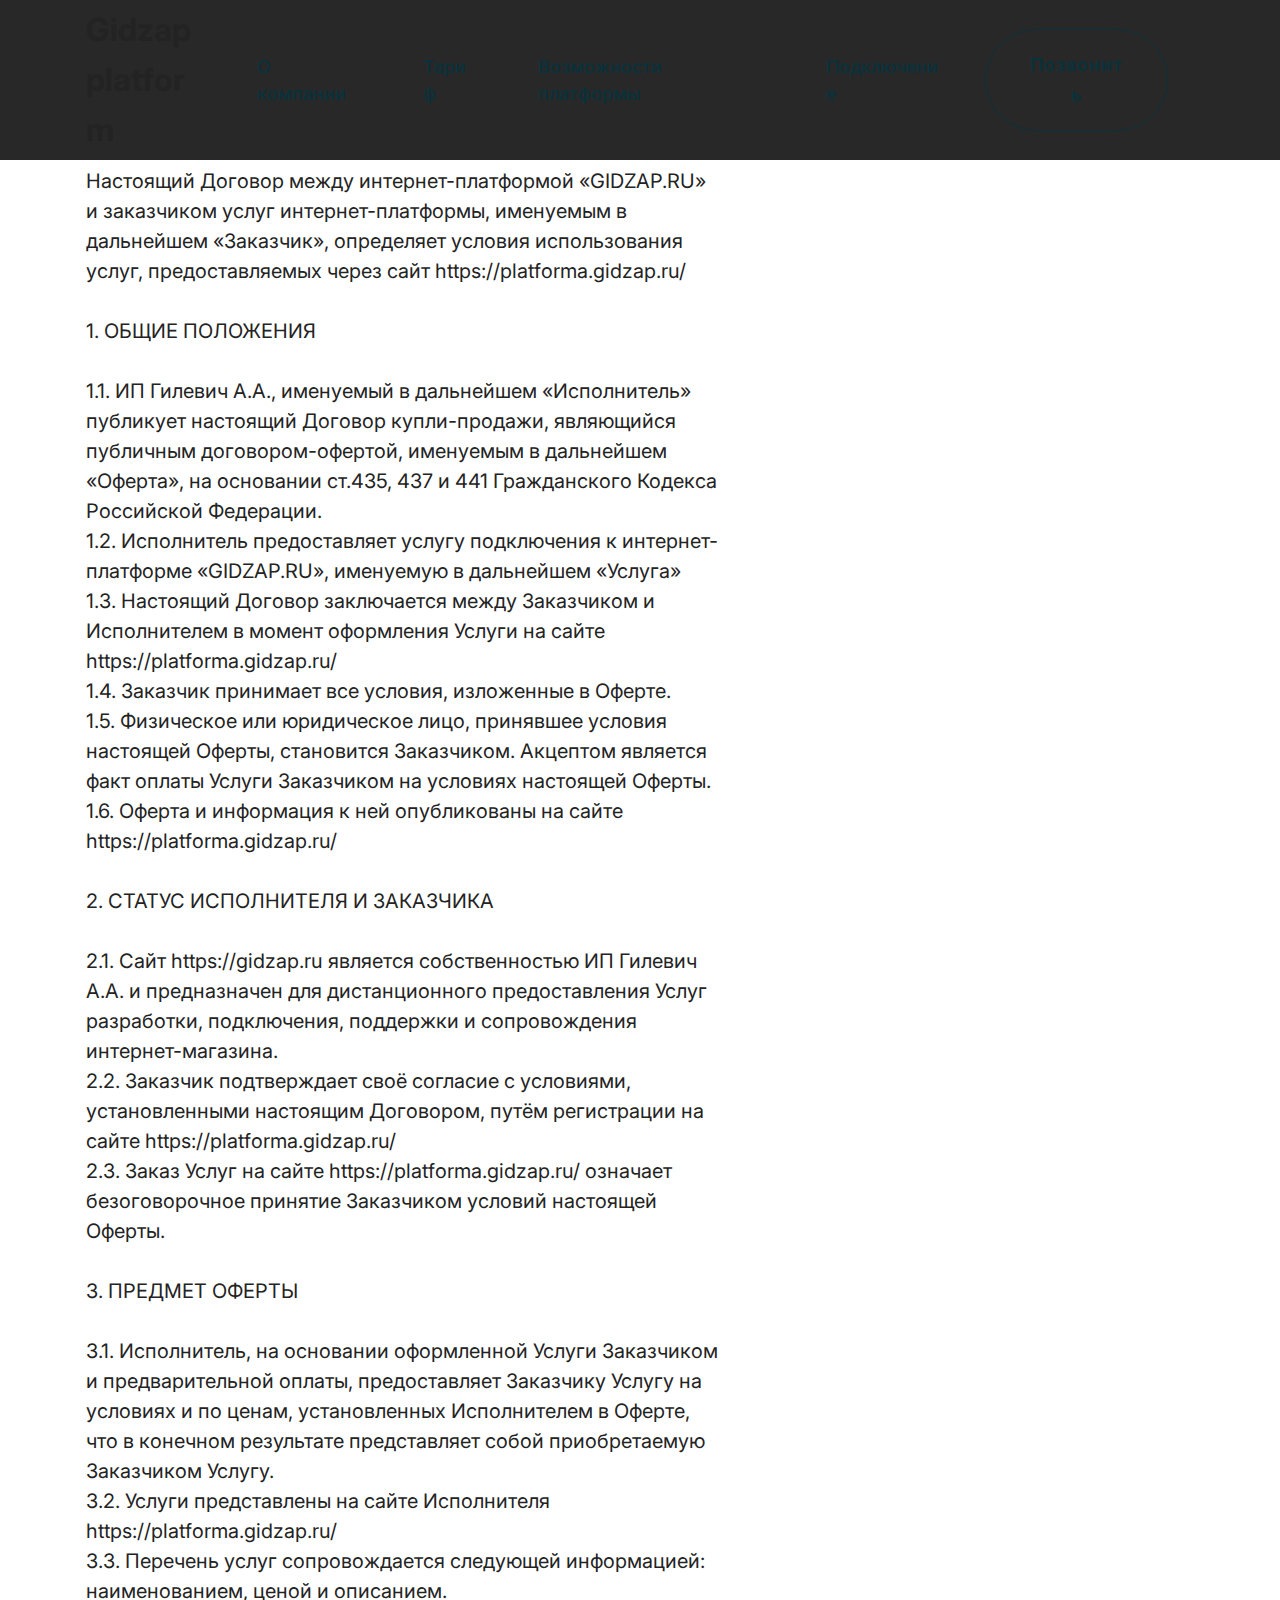
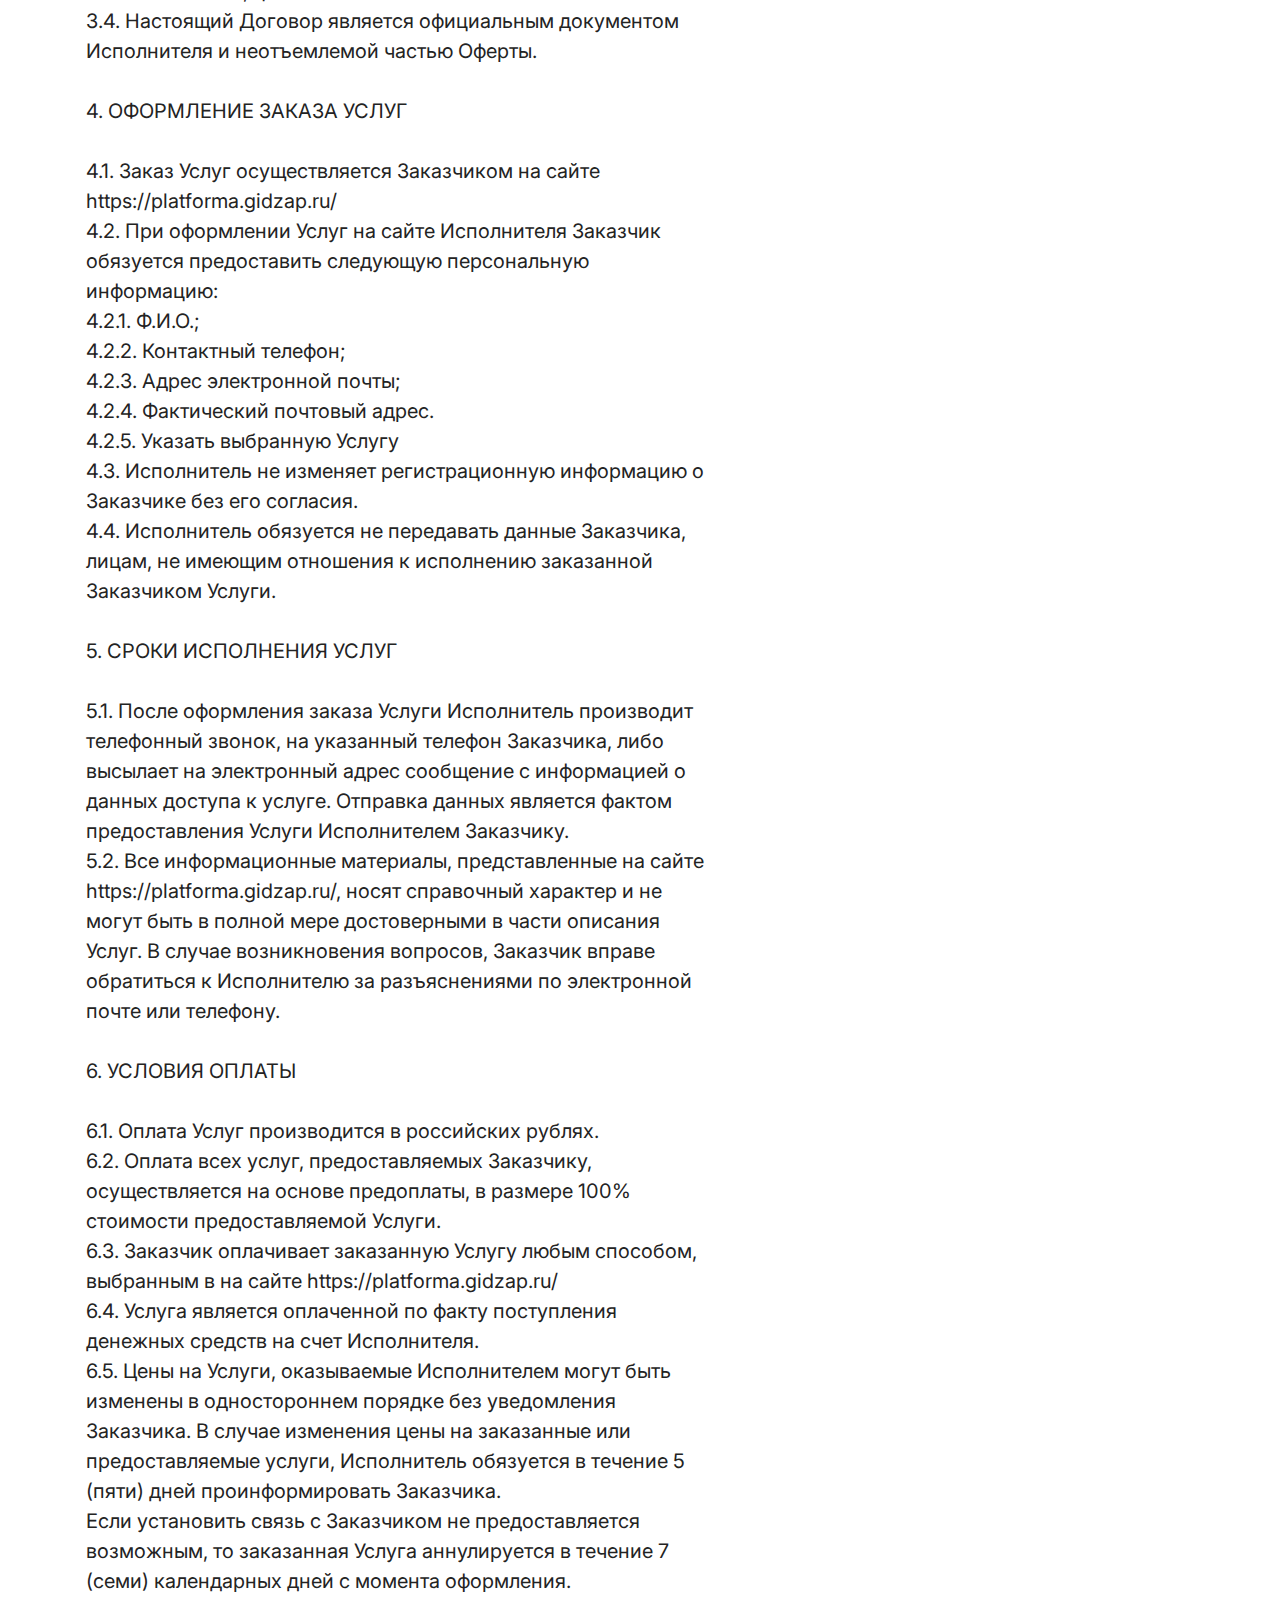
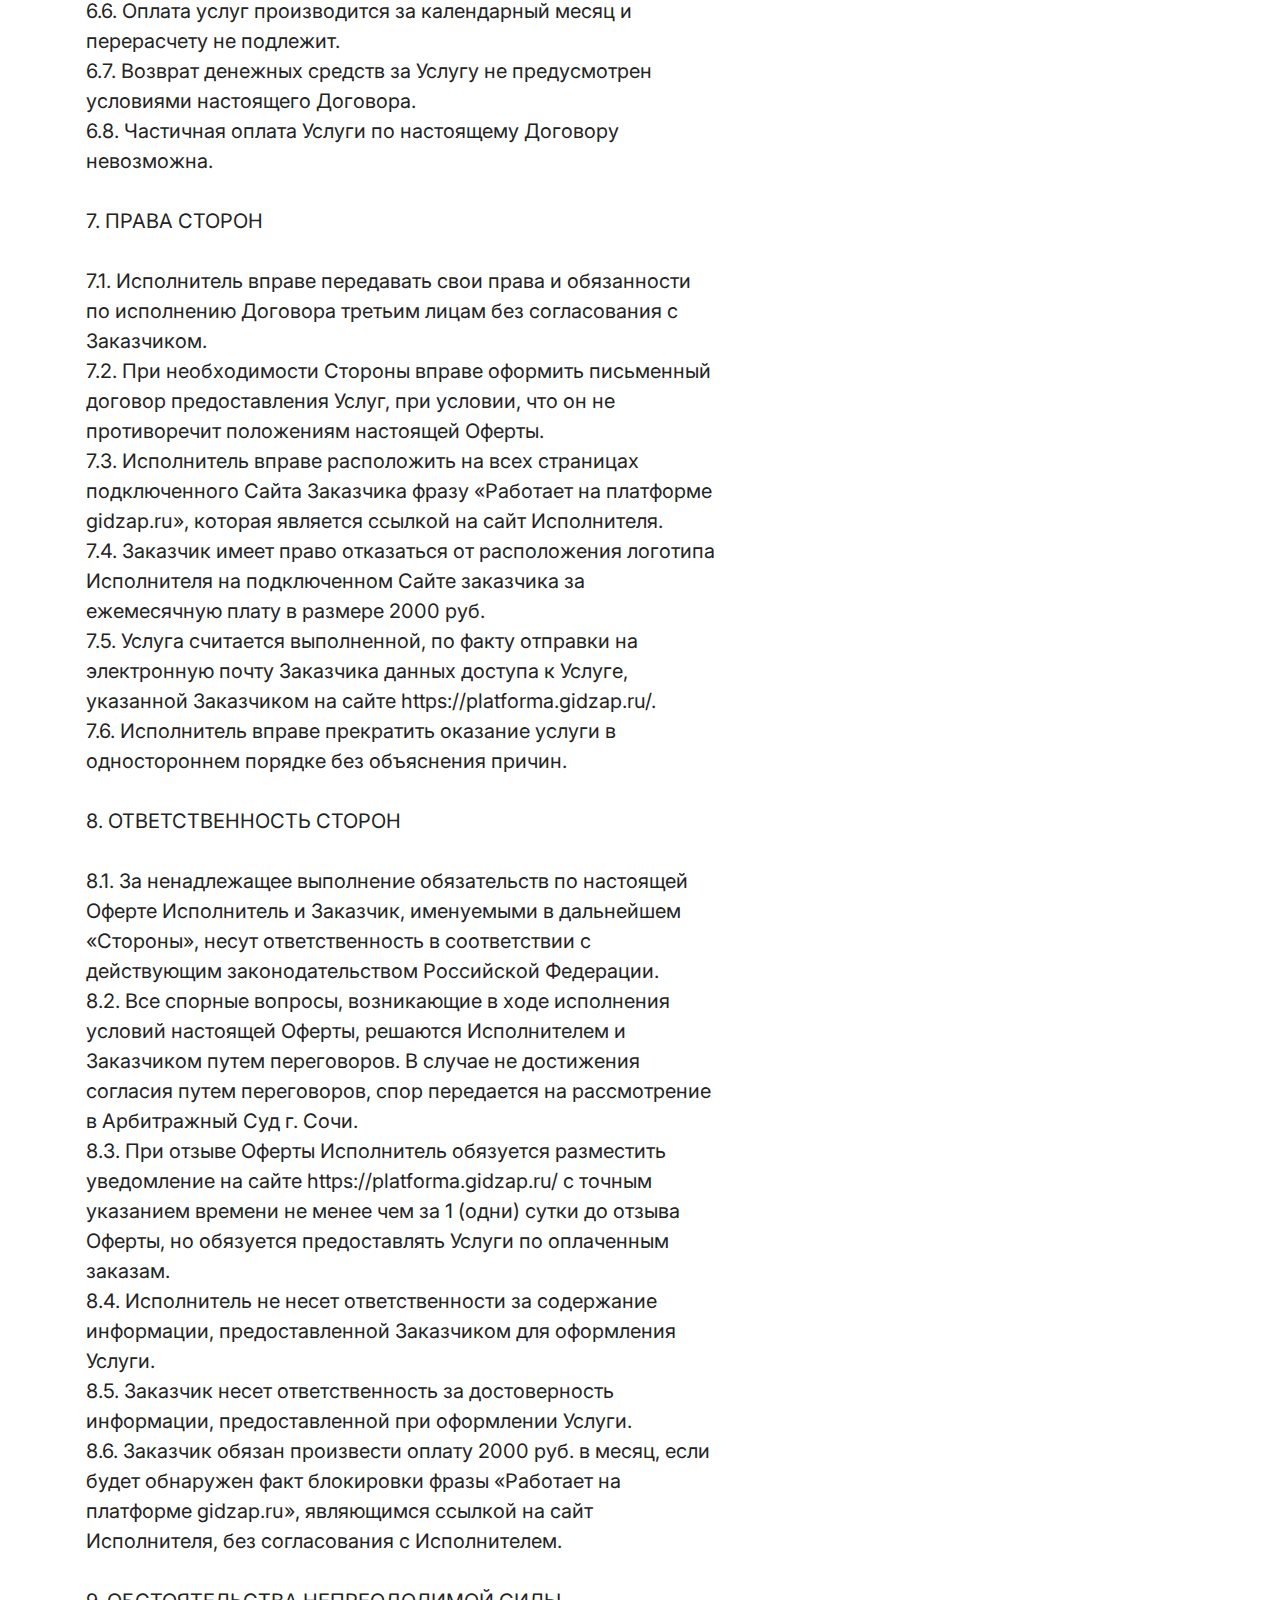
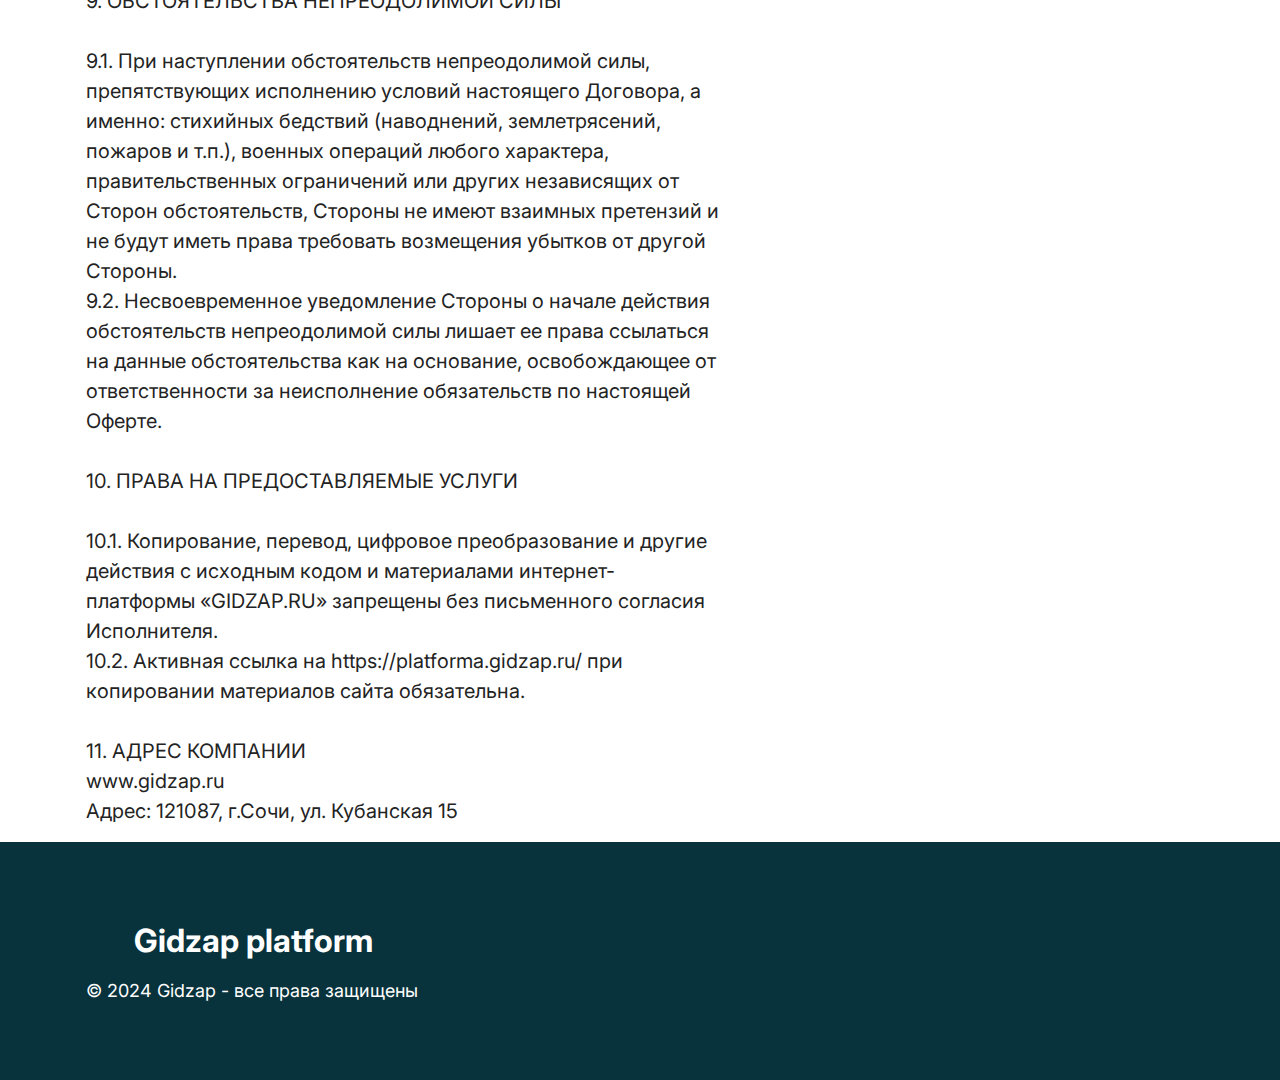
<file: agreement.html>
<!DOCTYPE html>
<html  lang="ru">
<head>
  <!-- Site made with Mobirise Website Builder v5.9.0, https://mobirise.com -->
  <meta charset="UTF-8">
  <meta http-equiv="X-UA-Compatible" content="IE=edge">
  <meta name="generator" content="Mobirise v5.9.0, mobirise.com">
  <meta name="viewport" content="width=device-width, initial-scale=1, minimum-scale=1">
  <link rel="shortcut icon" href="assets/images/favicon-122x122-122x122.png" type="image/x-icon">
  <meta name="description" content="">
  
  
  <title>agreement</title>
  <link rel="stylesheet" href="assets/bootstrap/css/bootstrap.min.css">
  <link rel="stylesheet" href="assets/bootstrap/css/bootstrap-grid.min.css">
  <link rel="stylesheet" href="assets/bootstrap/css/bootstrap-reboot.min.css">
  <link rel="stylesheet" href="assets/popup-overlay-plugin/style.css">
  <link rel="stylesheet" href="assets/dropdown/css/style.css">
  <link rel="stylesheet" href="assets/socicon/css/styles.css">
  <link rel="stylesheet" href="assets/theme/css/style.css">
  <link rel="preload" href="https://fonts.googleapis.com/css?family=Inter:100,200,300,400,500,600,700,800,900&display=swap" as="style" onload="this.onload=null;this.rel='stylesheet'">
  <noscript><link rel="stylesheet" href="https://fonts.googleapis.com/css?family=Inter:100,200,300,400,500,600,700,800,900&display=swap"></noscript>
  <link rel="preload" as="style" href="assets/mobirise/css/mbr-additional.css"><link rel="stylesheet" href="assets/mobirise/css/mbr-additional.css" type="text/css">

  
  
  

</head>
<body>
  
  <section data-bs-version="5.1" class="menu menu1 elevatem5 cid-u4mBtk9Z4C" once="menu" id="menu1-p">

    

    <nav class="navbar navbar-dropdown navbar-expand-lg">
        <div class="menu_box container">
            <div class="navbar-brand d-flex d-lg-none">
                
                <span class="navbar-caption-wrap"><a class="navbar-caption display-5" href="file:///Users/drugaruslan/Library/Application%20Support/Mobirise.com/Mobirise/druga754_0040gmail_002ecom/addons/elevatem5/components/index.html">Gidzap</a></span>
            </div>
            <button class="navbar-toggler" type="button" data-toggle="collapse" data-bs-toggle="collapse" data-target="#navbarSupportedContent" data-bs-target="#navbarSupportedContent" aria-controls="navbarNavAltMarkup" aria-expanded="false" aria-label="Toggle navigation">
                <div class="hamburger">
                    <span></span>
                    <span></span>
                    <span></span>
                    <span></span>
                </div>
            </button>
            <div class="collapse navbar-collapse" id="navbarSupportedContent">
                <div class="navbar-brand d-none d-lg-flex">
                
                    <span class="navbar-caption-wrap"><a class="navbar-caption display-5" href="file:///Users/drugaruslan/Library/Application%20Support/Mobirise.com/Mobirise/druga754_0040gmail_002ecom/addons/elevatem5/components/index.html">Gidzap<br>platform<br></a></span>
                </div>
                <ul class="navbar-nav nav-dropdown" data-app-modern-menu="true"><li class="nav-item"><a class="nav-link link text-primary display-4" href="index.html#features4-3">О компании</a></li>
                    <li class="nav-item"><a class="nav-link link text-primary display-4" href="index.html#features2-2">Тариф</a></li>
                    <li class="nav-item"><a class="nav-link link text-primary display-4" href="index.html#features3-0">Возможности платформы</a></li>
                    <li class="nav-item"><a class="nav-link link text-primary display-4" href="index.html#form1-a">Подключение</a></li></ul>
                

                <div class="mbr-section-btn-main" role="tablist"><a class="btn btn-primary-outline display-4" href="tel:+79673213377">Позвонить</a></div>
                <div class="offcanvas_box">
                    <button class="btn_offcanvas" type="button" data-bs-toggle="offcanvas" data-bs-target="#offcanvasRight" aria-controls="offcanvasRight">
                        <div class="hamburger">
                            <span></span>
                            <span></span>
                        </div>
                    </button>
                    <div class="offcanvas offcanvas-end" tabindex="-1" id="offcanvasRight" aria-labelledby="offcanvasRightLabel">
                        <div class="offcanvas-header">
                            <button type="button" class="btn-close text-reset" data-bs-dismiss="offcanvas" aria-label="Close"></button>
                        </div>
                        <div class="offcanvas-body">
                            
                            <h3 class="mbr-section-subtitle mbr-fonts-style display-5"><strong>Платформа Gidzap</strong></h3>
                            <div class="offcanvas_contact">
                                <p class="mbr-text mbr-fonts-style display-7">Зарабатывайте на продаже автозапчастей с опытной командой Gidzap.</p>
                                <p class="text_widget mbr-fonts-style display-4">
                                    <a href="mailto:info@gidzap.ru" class="text-info text-primary">info@gidzap.ru</a><br><br>
                                    <a href="tel:+79673213377" class="text-info text-primary">+79673213377</a></p>
                            </div>
                            
                            <div class="mbr-section-btn"><a class="btn btn-secondary display-4" href="https://mobiri.se">Заказать обратный звонок</a></div>
                        </div>
                    </div>
                </div>
            </div>
        </div>
    </nav>
</section>

<section data-bs-version="5.1" class="article03 aspectm5 cid-u4mxXwzaNb" id="article03-l">
    

    
    

    <div class="container">
        <div class="row">
            <div class="col-12">
                <div class="desc-wrapper">
                    
                </div>
            </div>
            <div class="col-12 col-lg-7">
                <div class="content-wrapper">
                    <h2 class="mbr-section-title mbr-fonts-style display-2">Публичный договор-оферта интернет-платформы «GIDZAP.RU»</h2>
                    <p class="mbr-text mbr-fonts-style display-7">Настоящий Договор между интернет-платформой «GIDZAP.RU» и заказчиком услуг интернет-платформы, именуемым в дальнейшем «Заказчик», определяет условия использования услуг, предоставляемых через сайт https://platforma.gidzap.ru/ <br><br>1. ОБЩИЕ ПОЛОЖЕНИЯ<br><br>1.1. ИП Гилевич А.А., именуемый в дальнейшем «Исполнитель» публикует настоящий Договор купли-продажи, являющийся публичным договором-офертой, именуемым в дальнейшем «Оферта», на основании ст.435, 437 и 441 Гражданского Кодекса Российской Федерации.<br>1.2. Исполнитель предоставляет услугу подключения к интернет-платформе «GIDZAP.RU», именуемую в дальнейшем «Услуга»<br>1.3. Настоящий Договор заключается между Заказчиком и Исполнителем в момент оформления Услуги на сайте https://platforma.gidzap.ru/ <br>1.4. Заказчик принимает все условия, изложенные в Оферте.<br>1.5. Физическое или юридическое лицо, принявшее условия настоящей Оферты, становится Заказчиком. Акцептом является факт оплаты Услуги Заказчиком на условиях настоящей Оферты.<br>1.6. Оферта и информация к ней опубликованы на сайте https://platforma.gidzap.ru/ <br><br>2. СТАТУС ИСПОЛНИТЕЛЯ И ЗАКАЗЧИКА<br><br>2.1. Сайт https://gidzap.ru является собственностью ИП Гилевич А.А. и предназначен для дистанционного предоставления Услуг разработки, подключения, поддержки и сопровождения интернет-магазина.<br>2.2. Заказчик подтверждает своё согласие с условиями, установленными настоящим Договором, путём регистрации на сайте https://platforma.gidzap.ru/<br>2.3. Заказ Услуг на сайте  https://platforma.gidzap.ru/ означает безоговорочное принятие Заказчиком условий настоящей Оферты.<br><br>3. ПРЕДМЕТ ОФЕРТЫ<br><br>3.1. Исполнитель, на основании оформленной Услуги Заказчиком и предварительной оплаты, предоставляет Заказчику Услугу на условиях и по ценам, установленных Исполнителем в Оферте, что в конечном результате представляет собой приобретаемую Заказчиком Услугу.<br>3.2. Услуги представлены на сайте Исполнителя https://platforma.gidzap.ru/ <br>3.3. Перечень услуг сопровождается следующей информацией: наименованием, ценой и описанием.<br>3.4. Настоящий Договор является официальным документом Исполнителя и неотъемлемой частью Оферты.<br><br>4. ОФОРМЛЕНИЕ ЗАКАЗА УСЛУГ<br><br>4.1. Заказ Услуг осуществляется Заказчиком на сайте https://platforma.gidzap.ru/ <br>4.2. При оформлении Услуг на сайте Исполнителя Заказчик обязуется предоставить следующую персональную информацию:<br>4.2.1. Ф.И.О.;<br>4.2.2. Контактный телефон;<br>4.2.3. Адрес электронной почты;<br>4.2.4. Фактический почтовый адрес.<br>4.2.5. Указать выбранную Услугу<br>4.3. Исполнитель не изменяет регистрационную информацию о Заказчике без его согласия.<br>4.4. Исполнитель обязуется не передавать данные Заказчика, лицам, не имеющим отношения к исполнению заказанной Заказчиком Услуги.<br><br>5. СРОКИ ИСПОЛНЕНИЯ УСЛУГ<br><br>5.1. После оформления заказа Услуги Исполнитель производит телефонный звонок, на указанный телефон Заказчика, либо высылает на электронный адрес сообщение с информацией о данных доступа к услуге. Отправка данных является фактом предоставления Услуги Исполнителем Заказчику.<br>5.2. Все информационные материалы, представленные на сайте https://platforma.gidzap.ru/, носят справочный характер и не могут быть в полной мере достоверными в части описания Услуг. В случае возникновения вопросов, Заказчик вправе обратиться к Исполнителю за разъяснениями по электронной почте или телефону.<br><br>6. УСЛОВИЯ ОПЛАТЫ<br><br>6.1. Оплата Услуг производится в российских рублях.<br>6.2. Оплата всех услуг, предоставляемых Заказчику, осуществляется на основе предоплаты, в размере 100% стоимости предоставляемой Услуги.<br>6.3. Заказчик оплачивает заказанную Услугу любым способом, выбранным в на сайте https://platforma.gidzap.ru/ <br>6.4. Услуга является оплаченной по факту поступления денежных средств на счет Исполнителя.<br>6.5. Цены на Услуги, оказываемые Исполнителем могут быть изменены в одностороннем порядке без уведомления Заказчика. В случае изменения цены на заказанные или предоставляемые услуги, Исполнитель обязуется в течение 5 (пяти) дней проинформировать Заказчика.<br>Если установить связь с Заказчиком не предоставляется возможным, то заказанная Услуга аннулируется в течение 7 (семи) календарных дней с момента оформления.<br>6.6. Оплата услуг производится за календарный месяц и перерасчету не подлежит.<br>6.7. Возврат денежных средств за Услугу не предусмотрен условиями настоящего Договора.<br>6.8. Частичная оплата Услуги по настоящему Договору невозможна.<br><br>7. ПРАВА СТОРОН<br><br>7.1. Исполнитель вправе передавать свои права и обязанности по исполнению Договора третьим лицам без согласования с Заказчиком.<br>7.2. При необходимости Стороны вправе оформить письменный договор предоставления Услуг, при условии, что он не противоречит положениям настоящей Оферты.<br>7.3. Исполнитель вправе расположить на всех страницах подключенного Сайта Заказчика фразу «Работает на платформе gidzap.ru», которая является ссылкой на сайт Исполнителя.<br>7.4. Заказчик имеет право отказаться от расположения логотипа Исполнителя на подключенном Сайте заказчика за ежемесячную плату в размере 2000 руб.<br>7.5. Услуга считается выполненной, по факту отправки на электронную почту Заказчика данных доступа к Услуге, указанной Заказчиком на сайте https://platforma.gidzap.ru/.<br>7.6. Исполнитель вправе прекратить оказание услуги в одностороннем порядке без объяснения причин.<br><br>8. ОТВЕТСТВЕННОСТЬ СТОРОН<br><br>8.1. За ненадлежащее выполнение обязательств по настоящей Оферте Исполнитель и Заказчик, именуемыми в дальнейшем «Стороны», несут ответственность в соответствии с действующим законодательством Российской Федерации.<br>8.2. Все спорные вопросы, возникающие в ходе исполнения условий настоящей Оферты, решаются Исполнителем и Заказчиком путем переговоров. В случае не достижения согласия путем переговоров, спор передается на рассмотрение в Арбитражный Суд г. Сочи.<br>8.3. При отзыве Оферты Исполнитель обязуется разместить уведомление на сайте https://platforma.gidzap.ru/ с точным указанием времени не менее чем за 1 (одни) сутки до отзыва Оферты, но обязуется предоставлять Услуги по оплаченным заказам.<br>8.4. Исполнитель не несет ответственности за содержание информации, предоставленной Заказчиком для оформления Услуги.<br>8.5. Заказчик несет ответственность за достоверность информации, предоставленной при оформлении Услуги.<br>8.6. Заказчик обязан произвести оплату 2000 руб. в месяц, если будет обнаружен факт блокировки фразы «Работает на платформе gidzap.ru», являющимся ссылкой на сайт Исполнителя, без согласования с Исполнителем.<br><br>9. ОБСТОЯТЕЛЬСТВА НЕПРЕОДОЛИМОЙ СИЛЫ<br><br>9.1. При наступлении обстоятельств непреодолимой силы, препятствующих исполнению условий настоящего Договора, а именно: стихийных бедствий (наводнений, землетрясений, пожаров и т.п.), военных операций любого характера, правительственных ограничений или других независящих от Сторон обстоятельств, Стороны не имеют взаимных претензий и не будут иметь права требовать возмещения убытков от другой Стороны.<br>9.2. Несвоевременное уведомление Стороны о начале действия обстоятельств непреодолимой силы лишает ее права ссылаться на данные обстоятельства как на основание, освобождающее от ответственности за неисполнение обязательств по настоящей Оферте.<br><br>10. ПРАВА НА ПРЕДОСТАВЛЯЕМЫЕ УСЛУГИ<br><br>10.1. Копирование, перевод, цифровое преобразование и другие действия с исходным кодом и материалами интернет-платформы «GIDZAP.RU» запрещены без письменного согласия Исполнителя.<br>10.2. Активная ссылка на https://platforma.gidzap.ru/ при копировании материалов сайта обязательна.<br><br>11. АДРЕС КОМПАНИИ<br>www.gidzap.ru<br>Адрес: 121087, г.Сочи, ул. Кубанская 15<br></p>
                    
                </div>
            </div>
        </div>
    </div>
</section>

<section data-bs-version="5.1" class="footer1 elevatem5 cid-u4mBgOAQvr" once="footers" id="footer1-n">

    

    
    

    <div class="container">
        <div class="row">
            <div class="col-12 col-lg-4 card">
                <div class="content-wrapper">
                    <div class="title-wrapper">
                        <div class="title-wrap">
                            <img src="[data-uri]" alt="Mobirise" loading="lazy" class="lazyload" data-src="assets/images/logo33696-50x50.webp">
                            <h2 class="mbr-section-title mbr-fonts-style display-5"><strong>Gidzap platform</strong></h2>
                        </div>
                    </div>
                    <p class="copyright mbr-fonts-style display-4">
                        © 2024 Gidzap - все права защищены</p>
                </div>
                <div class="social-wrapper">
                    <div class="social-wrap">
                        
                        
                        
                        
                    </div>
                </div>
            </div>
            
            
            
            
        </div>
    </div>
</section>


<script src="assets/bootstrap/js/bootstrap.bundle.min.js"></script>
  <script src="assets/smoothscroll/smooth-scroll.js"></script>
  <script src="assets/ytplayer/index.js"></script>
  <script src="assets/dropdown/js/navbar-dropdown.js"></script>
  <script src="assets/theme/js/script.js"></script>
  
  
  

<script>"use strict";if("loading"in HTMLImageElement.prototype){document.querySelectorAll('img[loading="lazy"]').forEach(e=>{e.src=e.dataset.src;if(e.getAttribute("style")){e.setAttribute("data-temp-style",e.getAttribute("style"))};if(e.getAttribute("data-aspectratio")){e.style.paddingTop=100*e.getAttribute("data-aspectratio")+"%";e.style.height=0;}e.onload=function(){if(e.getAttribute("data-temp-style")){e.setAttribute("style", e.getAttribute("data-temp-style"))}else{e.removeAttribute("style")};e.removeAttribute("data-temp-style")}})}else{const e=document.createElement("script");e.src="https://cdnjs.cloudflare.com/ajax/libs/lazysizes/5.1.2/lazysizes.min.js";document.body.appendChild(e)}</script>
</body>
</html>
</file>
<file: assets/web/assets/mobirise-icons2/mobirise2.css>
@font-face {
  font-family: 'Moririse2';
  font-display: swap;
  src:  url('mobirise2.eot?f2bix4');
  src:  url('mobirise2.eot?f2bix4#iefix') format('embedded-opentype'),
    url('mobirise2.ttf?f2bix4') format('truetype'),
    url('mobirise2.woff?f2bix4') format('woff'),
    url('mobirise2.svg?f2bix4#mobirise2') format('svg');
  font-weight: normal;
  font-style: normal;
}

[class^="mobi-"], [class*=" mobi-"] {
  /* use !important to prevent issues with browser extensions that change fonts */
  font-family: 'Moririse2' !important;
  speak: none;
  font-style: normal;
  font-weight: normal;
  font-variant: normal;
  text-transform: none;
  line-height: 1;

  /* Better Font Rendering =========== */
  -webkit-font-smoothing: antialiased;
  -moz-osx-font-smoothing: grayscale;
}

.mobi-mbri-add-submenu:before {
  content: "\e900";
}
.mobi-mbri-alert:before {
  content: "\e901";
}
.mobi-mbri-align-center:before {
  content: "\e902";
}
.mobi-mbri-align-justify:before {
  content: "\e903";
}
.mobi-mbri-align-left:before {
  content: "\e904";
}
.mobi-mbri-align-right:before {
  content: "\e905";
}
.mobi-mbri-android:before {
  content: "\e906";
}
.mobi-mbri-apple:before {
  content: "\e907";
}
.mobi-mbri-arrow-down:before {
  content: "\e908";
}
.mobi-mbri-arrow-next:before {
  content: "\e909";
}
.mobi-mbri-arrow-prev:before {
  content: "\e90a";
}
.mobi-mbri-arrow-up:before {
  content: "\e90b";
}
.mobi-mbri-bold:before {
  content: "\e90c";
}
.mobi-mbri-bookmark:before {
  content: "\e90d";
}
.mobi-mbri-bootstrap:before {
  content: "\e90e";
}
.mobi-mbri-briefcase:before {
  content: "\e90f";
}
.mobi-mbri-browse:before {
  content: "\e910";
}
.mobi-mbri-bulleted-list:before {
  content: "\e911";
}
.mobi-mbri-calendar:before {
  content: "\e912";
}
.mobi-mbri-camera:before {
  content: "\e913";
}
.mobi-mbri-cart-add:before {
  content: "\e914";
}
.mobi-mbri-cart-full:before {
  content: "\e915";
}
.mobi-mbri-cash:before {
  content: "\e916";
}
.mobi-mbri-change-style:before {
  content: "\e917";
}
.mobi-mbri-chat:before {
  content: "\e918";
}
.mobi-mbri-clock:before {
  content: "\e919";
}
.mobi-mbri-close:before {
  content: "\e91a";
}
.mobi-mbri-cloud:before {
  content: "\e91b";
}
.mobi-mbri-code:before {
  content: "\e91c";
}
.mobi-mbri-contact-form:before {
  content: "\e91d";
}
.mobi-mbri-credit-card:before {
  content: "\e91e";
}
.mobi-mbri-cursor-click:before {
  content: "\e91f";
}
.mobi-mbri-cust-feedback:before {
  content: "\e920";
}
.mobi-mbri-database:before {
  content: "\e921";
}
.mobi-mbri-delivery:before {
  content: "\e922";
}
.mobi-mbri-desktop:before {
  content: "\e923";
}
.mobi-mbri-devices:before {
  content: "\e924";
}
.mobi-mbri-down:before {
  content: "\e925";
}
.mobi-mbri-download-2:before {
  content: "\e926";
}
.mobi-mbri-download:before {
  content: "\e927";
}
.mobi-mbri-drag-n-drop-2:before {
  content: "\e928";
}
.mobi-mbri-drag-n-drop:before {
  content: "\e929";
}
.mobi-mbri-edit-2:before {
  content: "\e92a";
}
.mobi-mbri-edit:before {
  content: "\e92b";
}
.mobi-mbri-error:before {
  content: "\e92c";
}
.mobi-mbri-extension:before {
  content: "\e92d";
}
.mobi-mbri-features:before {
  content: "\e92e";
}
.mobi-mbri-file:before {
  content: "\e92f";
}
.mobi-mbri-flag:before {
  content: "\e930";
}
.mobi-mbri-folder:before {
  content: "\e931";
}
.mobi-mbri-gift:before {
  content: "\e932";
}
.mobi-mbri-github:before {
  content: "\e933";
}
.mobi-mbri-globe-2:before {
  content: "\e934";
}
.mobi-mbri-globe:before {
  content: "\e935";
}
.mobi-mbri-growing-chart:before {
  content: "\e936";
}
.mobi-mbri-hearth:before {
  content: "\e937";
}
.mobi-mbri-help:before {
  content: "\e938";
}
.mobi-mbri-home:before {
  content: "\e939";
}
.mobi-mbri-hot-cup:before {
  content: "\e93a";
}
.mobi-mbri-idea:before {
  content: "\e93b";
}
.mobi-mbri-image-gallery:before {
  content: "\e93c";
}
.mobi-mbri-image-slider:before {
  content: "\e93d";
}
.mobi-mbri-info:before {
  content: "\e93e";
}
.mobi-mbri-italic:before {
  content: "\e93f";
}
.mobi-mbri-key:before {
  content: "\e940";
}
.mobi-mbri-laptop:before {
  content: "\e941";
}
.mobi-mbri-layers:before {
  content: "\e942";
}
.mobi-mbri-left-right:before {
  content: "\e943";
}
.mobi-mbri-left:before {
  content: "\e944";
}
.mobi-mbri-letter:before {
  content: "\e945";
}
.mobi-mbri-like:before {
  content: "\e946";
}
.mobi-mbri-link:before {
  content: "\e947";
}
.mobi-mbri-lock:before {
  content: "\e948";
}
.mobi-mbri-login:before {
  content: "\e949";
}
.mobi-mbri-logout:before {
  content: "\e94a";
}
.mobi-mbri-magic-stick:before {
  content: "\e94b";
}
.mobi-mbri-map-pin:before {
  content: "\e94c";
}
.mobi-mbri-menu:before {
  content: "\e94d";
}
.mobi-mbri-mobile-2:before {
  content: "\e94e";
}
.mobi-mbri-mobile-horizontal:before {
  content: "\e94f";
}
.mobi-mbri-mobile:before {
  content: "\e950";
}
.mobi-mbri-mobirise:before {
  content: "\e951";
}
.mobi-mbri-more-horizontal:before {
  content: "\e952";
}
.mobi-mbri-more-vertical:before {
  content: "\e953";
}
.mobi-mbri-music:before {
  content: "\e954";
}
.mobi-mbri-new-file:before {
  content: "\e955";
}
.mobi-mbri-numbered-list:before {
  content: "\e956";
}
.mobi-mbri-opened-folder:before {
  content: "\e957";
}
.mobi-mbri-pages:before {
  content: "\e958";
}
.mobi-mbri-paper-plane:before {
  content: "\e959";
}
.mobi-mbri-paperclip:before {
  content: "\e95a";
}
.mobi-mbri-phone:before {
  content: "\e95b";
}
.mobi-mbri-photo:before {
  content: "\e95c";
}
.mobi-mbri-photos:before {
  content: "\e95d";
}
.mobi-mbri-pin:before {
  content: "\e95e";
}
.mobi-mbri-play:before {
  content: "\e95f";
}
.mobi-mbri-plus:before {
  content: "\e960";
}
.mobi-mbri-preview:before {
  content: "\e961";
}
.mobi-mbri-print:before {
  content: "\e962";
}
.mobi-mbri-protect:before {
  content: "\e963";
}
.mobi-mbri-question:before {
  content: "\e964";
}
.mobi-mbri-quote-left:before {
  content: "\e965";
}
.mobi-mbri-quote-right:before {
  content: "\e966";
}
.mobi-mbri-redo:before {
  content: "\e967";
}
.mobi-mbri-refresh:before {
  content: "\e968";
}
.mobi-mbri-responsive-2:before {
  content: "\e969";
}
.mobi-mbri-responsive:before {
  content: "\e96a";
}
.mobi-mbri-right:before {
  content: "\e96b";
}
.mobi-mbri-rocket:before {
  content: "\e96c";
}
.mobi-mbri-sad-face:before {
  content: "\e96d";
}
.mobi-mbri-sale:before {
  content: "\e96e";
}
.mobi-mbri-save:before {
  content: "\e96f";
}
.mobi-mbri-search:before {
  content: "\e970";
}
.mobi-mbri-setting-2:before {
  content: "\e971";
}
.mobi-mbri-setting-3:before {
  content: "\e972";
}
.mobi-mbri-setting:before {
  content: "\e973";
}
.mobi-mbri-share:before {
  content: "\e974";
}
.mobi-mbri-shopping-bag:before {
  content: "\e975";
}
.mobi-mbri-shopping-basket:before {
  content: "\e976";
}
.mobi-mbri-shopping-cart:before {
  content: "\e977";
}
.mobi-mbri-sites:before {
  content: "\e978";
}
.mobi-mbri-smile-face:before {
  content: "\e979";
}
.mobi-mbri-speed:before {
  content: "\e97a";
}
.mobi-mbri-star:before {
  content: "\e97b";
}
.mobi-mbri-success:before {
  content: "\e97c";
}
.mobi-mbri-sun:before {
  content: "\e97d";
}
.mobi-mbri-sun2:before {
  content: "\e97e";
}
.mobi-mbri-tablet-vertical:before {
  content: "\e97f";
}
.mobi-mbri-tablet:before {
  content: "\e980";
}
.mobi-mbri-target:before {
  content: "\e981";
}
.mobi-mbri-timer:before {
  content: "\e982";
}
.mobi-mbri-to-ftp:before {
  content: "\e983";
}
.mobi-mbri-to-local-drive:before {
  content: "\e984";
}
.mobi-mbri-touch-swipe:before {
  content: "\e985";
}
.mobi-mbri-touch:before {
  content: "\e986";
}
.mobi-mbri-trash:before {
  content: "\e987";
}
.mobi-mbri-underline:before {
  content: "\e988";
}
.mobi-mbri-undo:before {
  content: "\e989";
}
.mobi-mbri-unlink:before {
  content: "\e98a";
}
.mobi-mbri-unlock:before {
  content: "\e98b";
}
.mobi-mbri-up-down:before {
  content: "\e98c";
}
.mobi-mbri-up:before {
  content: "\e98d";
}
.mobi-mbri-update:before {
  content: "\e98e";
}
.mobi-mbri-upload-2:before {
  content: "\e98f";
}
.mobi-mbri-upload:before {
  content: "\e990";
}
.mobi-mbri-user-2:before {
  content: "\e991";
}
.mobi-mbri-user:before {
  content: "\e992";
}
.mobi-mbri-users:before {
  content: "\e993";
}
.mobi-mbri-video-play:before {
  content: "\e994";
}
.mobi-mbri-video:before {
  content: "\e995";
}
.mobi-mbri-watch:before {
  content: "\e996";
}
.mobi-mbri-website-theme-2:before {
  content: "\e997";
}
.mobi-mbri-website-theme:before {
  content: "\e998";
}
.mobi-mbri-wifi:before {
  content: "\e999";
}
.mobi-mbri-windows:before {
  content: "\e99a";
}
.mobi-mbri-zoom-in:before {
  content: "\e99b";
}
.mobi-mbri-zoom-out:before {
  content: "\e99c";
}
</file>
<file: assets/popup-overlay-plugin/style.css>
html.is-builder .modal-backdrop.show {
    display: none !important;
}
</file>
<file: assets/dropdown/css/style.css>
.navbar-dropdown {
  left: 0;
  padding: 0;
  position: absolute;
  right: 0;
  top: 0;
  transition: all 0.45s ease;
  z-index: 1030;
  background: #282828; }
  .navbar-dropdown .navbar-logo {
    margin-right: 0.8rem;
    transition: margin 0.3s ease-in-out;
    vertical-align: middle; }
    .navbar-dropdown .navbar-logo img {
      height: 3.125rem;
      transition: all 0.3s ease-in-out; }
    .navbar-dropdown .navbar-logo.mbr-iconfont {
      font-size: 3.125rem;
      line-height: 3.125rem; }
  .navbar-dropdown .navbar-caption {
    font-weight: 700;
    white-space: normal;
    vertical-align: -4px;
    line-height: 3.125rem !important; }
    .navbar-dropdown .navbar-caption, .navbar-dropdown .navbar-caption:hover {
      color: inherit;
      text-decoration: none; }
  .navbar-dropdown .mbr-iconfont + .navbar-caption {
    vertical-align: -1px; }
  .navbar-dropdown.navbar-fixed-top {
    position: fixed; }
  .navbar-dropdown .navbar-brand span {
    vertical-align: -4px; }
  .navbar-dropdown.bg-color.transparent {
    background: none; }
  .navbar-dropdown.navbar-short .navbar-brand {
    padding: 0.625rem 0; }
    .navbar-dropdown.navbar-short .navbar-brand span {
      vertical-align: -1px; }
  .navbar-dropdown.navbar-short .navbar-caption {
    line-height: 2.375rem !important;
    vertical-align: -2px; }
  .navbar-dropdown.navbar-short .navbar-logo {
    margin-right: 0.5rem; }
    .navbar-dropdown.navbar-short .navbar-logo img {
      height: 2.375rem; }
    .navbar-dropdown.navbar-short .navbar-logo.mbr-iconfont {
      font-size: 2.375rem;
      line-height: 2.375rem; }
  .navbar-dropdown.navbar-short .mbr-table-cell {
    height: 3.625rem; }
  .navbar-dropdown .navbar-close {
    left: 0.6875rem;
    position: fixed;
    top: 0.75rem;
    z-index: 1000; }
  .navbar-dropdown .hamburger-icon {
    content: "";
    display: inline-block;
    vertical-align: middle;
    width: 16px;
    -webkit-box-shadow: 0 -6px 0 1px #282828,0 0 0 1px #282828,0 6px 0 1px #282828;
    -moz-box-shadow: 0 -6px 0 1px #282828,0 0 0 1px #282828,0 6px 0 1px #282828;
    box-shadow: 0 -6px 0 1px #282828,0 0 0 1px #282828,0 6px 0 1px #282828; }

.dropdown-menu .dropdown-toggle[data-toggle="dropdown-submenu"]::after {
  border-bottom: 0.35em solid transparent;
  border-left: 0.35em solid;
  border-right: 0;
  border-top: 0.35em solid transparent;
  margin-left: 0.3rem; }

.dropdown-menu .dropdown-item:focus {
  outline: 0; }

.nav-dropdown {
  font-size: 0.75rem;
  font-weight: 500;
  height: auto !important; }
  .nav-dropdown .nav-btn {
    padding-left: 1rem; }
  .nav-dropdown .link {
    margin: .667em 1.667em;
    font-weight: 500;
    padding: 0;
    transition: color .2s ease-in-out; }
    .nav-dropdown .link.dropdown-toggle {
      margin-right: 2.583em; }
      .nav-dropdown .link.dropdown-toggle::after {
        margin-left: .25rem;
        border-top: 0.35em solid;
        border-right: 0.35em solid transparent;
        border-left: 0.35em solid transparent;
        border-bottom: 0; }
      .nav-dropdown .link.dropdown-toggle[aria-expanded="true"] {
        margin: 0;
        padding: 0.667em 3.263em  0.667em 1.667em; }
  .nav-dropdown .link::after,
  .nav-dropdown .dropdown-item::after {
    color: inherit; }
  .nav-dropdown .btn {
    font-size: 0.75rem;
    font-weight: 700;
    letter-spacing: 0;
    margin-bottom: 0;
    padding-left: 1.25rem;
    padding-right: 1.25rem; }
  .nav-dropdown .dropdown-menu {
    border-radius: 0;
    border: 0;
    left: 0;
    margin: 0;
    padding-bottom: 1.25rem;
    padding-top: 1.25rem;
    position: relative; }
  .nav-dropdown .dropdown-submenu {
    margin-left: 0.125rem;
    top: 0; }
  .nav-dropdown .dropdown-item {
    font-weight: 500;
    line-height: 2;
    padding: 0.3846em 4.615em 0.3846em 1.5385em;
    position: relative;
    transition: color .2s ease-in-out, background-color .2s ease-in-out; }
    .nav-dropdown .dropdown-item::after {
      margin-top: -0.3077em;
      position: absolute;
      right: 1.1538em;
      top: 50%; }
    .nav-dropdown .dropdown-item:focus, .nav-dropdown .dropdown-item:hover {
      background: none; }

@media (max-width: 767px) {
  .nav-dropdown.navbar-toggleable-sm {
    bottom: 0;
    display: none;
    left: 0;
    overflow-x: hidden;
    position: fixed;
    top: 0;
    transform: translateX(-100%);
    -ms-transform: translateX(-100%);
    -webkit-transform: translateX(-100%);
    width: 18.75rem;
    z-index: 999; } }
.nav-dropdown.navbar-toggleable-xl {
  bottom: 0;
  display: none;
  left: 0;
  overflow-x: hidden;
  position: fixed;
  top: 0;
  transform: translateX(-100%);
  -ms-transform: translateX(-100%);
  -webkit-transform: translateX(-100%);
  width: 18.75rem;
  z-index: 999; }

.nav-dropdown-sm {
  display: block !important;
  overflow-x: hidden;
  overflow: auto;
  padding-top: 3.875rem; }
  .nav-dropdown-sm::after {
    content: "";
    display: block;
    height: 3rem;
    width: 100%; }
  .nav-dropdown-sm.collapse.in ~ .navbar-close {
    display: block !important; }
  .nav-dropdown-sm.collapsing, .nav-dropdown-sm.collapse.in {
    transform: translateX(0);
    -ms-transform: translateX(0);
    -webkit-transform: translateX(0);
    transition: all 0.25s ease-out;
    -webkit-transition: all 0.25s ease-out;
    background: #282828; }
  .nav-dropdown-sm.collapsing[aria-expanded="false"] {
    transform: translateX(-100%);
    -ms-transform: translateX(-100%);
    -webkit-transform: translateX(-100%); }
  .nav-dropdown-sm .nav-item {
    display: block;
    margin-left: 0 !important;
    padding-left: 0; }
  .nav-dropdown-sm .link,
  .nav-dropdown-sm .dropdown-item {
    border-top: 1px dotted rgba(255, 255, 255, 0.1);
    font-size: 0.8125rem;
    line-height: 1.6;
    margin: 0 !important;
    padding: 0.875rem 2.4rem 0.875rem 1.5625rem !important;
    position: relative;
    white-space: normal; }
    .nav-dropdown-sm .link:focus, .nav-dropdown-sm .link:hover,
    .nav-dropdown-sm .dropdown-item:focus,
    .nav-dropdown-sm .dropdown-item:hover {
      background: rgba(0, 0, 0, 0.2) !important;
      color: #c0a375; }
  .nav-dropdown-sm .nav-btn {
    position: relative;
    padding: 1.5625rem 1.5625rem 0 1.5625rem; }
    .nav-dropdown-sm .nav-btn::before {
      border-top: 1px dotted rgba(255, 255, 255, 0.1);
      content: "";
      left: 0;
      position: absolute;
      top: 0;
      width: 100%; }
    .nav-dropdown-sm .nav-btn + .nav-btn {
      padding-top: 0.625rem; }
      .nav-dropdown-sm .nav-btn + .nav-btn::before {
        display: none; }
  .nav-dropdown-sm .btn {
    padding: 0.625rem 0; }
  .nav-dropdown-sm .dropdown-toggle[data-toggle="dropdown-submenu"]::after {
    margin-left: .25rem;
    border-top: 0.35em solid;
    border-right: 0.35em solid transparent;
    border-left: 0.35em solid transparent;
    border-bottom: 0; }
  .nav-dropdown-sm .dropdown-toggle[data-toggle="dropdown-submenu"][aria-expanded="true"]::after {
    border-top: 0;
    border-right: 0.35em solid transparent;
    border-left: 0.35em solid transparent;
    border-bottom: 0.35em solid; }
  .nav-dropdown-sm .dropdown-menu {
    margin: 0;
    padding: 0;
    position: relative;
    top: 0;
    left: 0;
    width: 100%;
    border: 0;
    float: none;
    border-radius: 0;
    background: none; }
  .nav-dropdown-sm .dropdown-submenu {
    left: 100%;
    margin-left: 0.125rem;
    margin-top: -1.25rem;
    top: 0; }

.navbar-toggleable-sm .nav-dropdown .dropdown-menu {
  position: absolute; }

.navbar-toggleable-sm .nav-dropdown .dropdown-submenu {
  left: 100%;
  margin-left: 0.125rem;
  margin-top: -1.25rem;
  top: 0; }

.navbar-toggleable-sm.opened .nav-dropdown .dropdown-menu {
  position: relative; }

.navbar-toggleable-sm.opened .nav-dropdown .dropdown-submenu {
  left: 0;
  margin-left: 00rem;
  margin-top: 0rem;
  top: 0; }

.is-builder .nav-dropdown.collapsing {
  transition: none !important; }
</file>
<file: assets/socicon/css/styles.css>
@charset "UTF-8";

@font-face {
  font-family: 'Socicon';
  src:  url('../fonts/socicon.eot');
  src:  url('../fonts/socicon.eot?#iefix') format('embedded-opentype'),
    url('../fonts/socicon.woff2') format('woff2'),
    url('../fonts/socicon.ttf') format('truetype'),
    url('../fonts/socicon.woff') format('woff'),
    url('../fonts/socicon.svg#socicon') format('svg');
  font-weight: normal;
  font-style: normal;
  font-display: swap;
}

[data-icon]:before {
  font-family: "socicon" !important;
  content: attr(data-icon);
  font-style: normal !important;
  font-weight: normal !important;
  font-variant: normal !important;
  text-transform: none !important;
  speak: none;
  line-height: 1;
  -webkit-font-smoothing: antialiased;
  -moz-osx-font-smoothing: grayscale;
}

[class^="socicon-"], [class*=" socicon-"] {
  /* use !important to prevent issues with browser extensions that change fonts */
  font-family: 'Socicon' !important;
  speak: none;
  font-style: normal;
  font-weight: normal;
  font-variant: normal;
  text-transform: none;
  line-height: 1;

  /* Better Font Rendering =========== */
  -webkit-font-smoothing: antialiased;
  -moz-osx-font-smoothing: grayscale;
}

.socicon-eitaa:before {
  content: "\e97c";
}
.socicon-soroush:before {
  content: "\e97d";
}
.socicon-bale:before {
  content: "\e97e";
}
.socicon-zazzle:before {
  content: "\e97b";
}
.socicon-society6:before {
  content: "\e97a";
}
.socicon-redbubble:before {
  content: "\e979";
}
.socicon-avvo:before {
  content: "\e978";
}
.socicon-stitcher:before {
  content: "\e977";
}
.socicon-googlehangouts:before {
  content: "\e974";
}
.socicon-dlive:before {
  content: "\e975";
}
.socicon-vsco:before {
  content: "\e976";
}
.socicon-flipboard:before {
  content: "\e973";
}
.socicon-ubuntu:before {
  content: "\e958";
}
.socicon-artstation:before {
  content: "\e959";
}
.socicon-invision:before {
  content: "\e95a";
}
.socicon-torial:before {
  content: "\e95b";
}
.socicon-collectorz:before {
  content: "\e95c";
}
.socicon-seenthis:before {
  content: "\e95d";
}
.socicon-googleplaymusic:before {
  content: "\e95e";
}
.socicon-debian:before {
  content: "\e95f";
}
.socicon-filmfreeway:before {
  content: "\e960";
}
.socicon-gnome:before {
  content: "\e961";
}
.socicon-itchio:before {
  content: "\e962";
}
.socicon-jamendo:before {
  content: "\e963";
}
.socicon-mix:before {
  content: "\e964";
}
.socicon-sharepoint:before {
  content: "\e965";
}
.socicon-tinder:before {
  content: "\e966";
}
.socicon-windguru:before {
  content: "\e967";
}
.socicon-cdbaby:before {
  content: "\e968";
}
.socicon-elementaryos:before {
  content: "\e969";
}
.socicon-stage32:before {
  content: "\e96a";
}
.socicon-tiktok:before {
  content: "\e96b";
}
.socicon-gitter:before {
  content: "\e96c";
}
.socicon-letterboxd:before {
  content: "\e96d";
}
.socicon-threema:before {
  content: "\e96e";
}
.socicon-splice:before {
  content: "\e96f";
}
.socicon-metapop:before {
  content: "\e970";
}
.socicon-naver:before {
  content: "\e971";
}
.socicon-remote:before {
  content: "\e972";
}
.socicon-internet:before {
  content: "\e957";
}
.socicon-moddb:before {
  content: "\e94b";
}
.socicon-indiedb:before {
  content: "\e94c";
}
.socicon-traxsource:before {
  content: "\e94d";
}
.socicon-gamefor:before {
  content: "\e94e";
}
.socicon-pixiv:before {
  content: "\e94f";
}
.socicon-myanimelist:before {
  content: "\e950";
}
.socicon-blackberry:before {
  content: "\e951";
}
.socicon-wickr:before {
  content: "\e952";
}
.socicon-spip:before {
  content: "\e953";
}
.socicon-napster:before {
  content: "\e954";
}
.socicon-beatport:before {
  content: "\e955";
}
.socicon-hackerone:before {
  content: "\e956";
}
.socicon-hackernews:before {
  content: "\e946";
}
.socicon-smashwords:before {
  content: "\e947";
}
.socicon-kobo:before {
  content: "\e948";
}
.socicon-bookbub:before {
  content: "\e949";
}
.socicon-mailru:before {
  content: "\e94a";
}
.socicon-gitlab:before {
  content: "\e945";
}
.socicon-instructables:before {
  content: "\e944";
}
.socicon-portfolio:before {
  content: "\e943";
}
.socicon-codered:before {
  content: "\e940";
}
.socicon-origin:before {
  content: "\e941";
}
.socicon-nextdoor:before {
  content: "\e942";
}
.socicon-udemy:before {
  content: "\e93f";
}
.socicon-livemaster:before {
  content: "\e93e";
}
.socicon-crunchbase:before {
  content: "\e93b";
}
.socicon-homefy:before {
  content: "\e93c";
}
.socicon-calendly:before {
  content: "\e93d";
}
.socicon-realtor:before {
  content: "\e90f";
}
.socicon-tidal:before {
  content: "\e910";
}
.socicon-qobuz:before {
  content: "\e911";
}
.socicon-natgeo:before {
  content: "\e912";
}
.socicon-mastodon:before {
  content: "\e913";
}
.socicon-unsplash:before {
  content: "\e914";
}
.socicon-homeadvisor:before {
  content: "\e915";
}
.socicon-angieslist:before {
  content: "\e916";
}
.socicon-codepen:before {
  content: "\e917";
}
.socicon-slack:before {
  content: "\e918";
}
.socicon-openaigym:before {
  content: "\e919";
}
.socicon-logmein:before {
  content: "\e91a";
}
.socicon-fiverr:before {
  content: "\e91b";
}
.socicon-gotomeeting:before {
  content: "\e91c";
}
.socicon-aliexpress:before {
  content: "\e91d";
}
.socicon-guru:before {
  content: "\e91e";
}
.socicon-appstore:before {
  content: "\e91f";
}
.socicon-homes:before {
  content: "\e920";
}
.socicon-zoom:before {
  content: "\e921";
}
.socicon-alibaba:before {
  content: "\e922";
}
.socicon-craigslist:before {
  content: "\e923";
}
.socicon-wix:before {
  content: "\e924";
}
.socicon-redfin:before {
  content: "\e925";
}
.socicon-googlecalendar:before {
  content: "\e926";
}
.socicon-shopify:before {
  content: "\e927";
}
.socicon-freelancer:before {
  content: "\e928";
}
.socicon-seedrs:before {
  content: "\e929";
}
.socicon-bing:before {
  content: "\e92a";
}
.socicon-doodle:before {
  content: "\e92b";
}
.socicon-bonanza:before {
  content: "\e92c";
}
.socicon-squarespace:before {
  content: "\e92d";
}
.socicon-toptal:before {
  content: "\e92e";
}
.socicon-gust:before {
  content: "\e92f";
}
.socicon-ask:before {
  content: "\e930";
}
.socicon-trulia:before {
  content: "\e931";
}
.socicon-loomly:before {
  content: "\e932";
}
.socicon-ghost:before {
  content: "\e933";
}
.socicon-upwork:before {
  content: "\e934";
}
.socicon-fundable:before {
  content: "\e935";
}
.socicon-booking:before {
  content: "\e936";
}
.socicon-googlemaps:before {
  content: "\e937";
}
.socicon-zillow:before {
  content: "\e938";
}
.socicon-niconico:before {
  content: "\e939";
}
.socicon-toneden:before {
  content: "\e93a";
}
.socicon-augment:before {
  content: "\e908";
}
.socicon-bitbucket:before {
  content: "\e909";
}
.socicon-fyuse:before {
  content: "\e90a";
}
.socicon-yt-gaming:before {
  content: "\e90b";
}
.socicon-sketchfab:before {
  content: "\e90c";
}
.socicon-mobcrush:before {
  content: "\e90d";
}
.socicon-microsoft:before {
  content: "\e90e";
}
.socicon-pandora:before {
  content: "\e907";
}
.socicon-messenger:before {
  content: "\e906";
}
.socicon-gamewisp:before {
  content: "\e905";
}
.socicon-bloglovin:before {
  content: "\e904";
}
.socicon-tunein:before {
  content: "\e903";
}
.socicon-gamejolt:before {
  content: "\e901";
}
.socicon-trello:before {
  content: "\e902";
}
.socicon-spreadshirt:before {
  content: "\e900";
}
.socicon-500px:before {
  content: "\e000";
}
.socicon-8tracks:before {
  content: "\e001";
}
.socicon-airbnb:before {
  content: "\e002";
}
.socicon-alliance:before {
  content: "\e003";
}
.socicon-amazon:before {
  content: "\e004";
}
.socicon-amplement:before {
  content: "\e005";
}
.socicon-android:before {
  content: "\e006";
}
.socicon-angellist:before {
  content: "\e007";
}
.socicon-apple:before {
  content: "\e008";
}
.socicon-appnet:before {
  content: "\e009";
}
.socicon-baidu:before {
  content: "\e00a";
}
.socicon-bandcamp:before {
  content: "\e00b";
}
.socicon-battlenet:before {
  content: "\e00c";
}
.socicon-mixer:before {
  content: "\e00d";
}
.socicon-bebee:before {
  content: "\e00e";
}
.socicon-bebo:before {
  content: "\e00f";
}
.socicon-behance:before {
  content: "\e010";
}
.socicon-blizzard:before {
  content: "\e011";
}
.socicon-blogger:before {
  content: "\e012";
}
.socicon-buffer:before {
  content: "\e013";
}
.socicon-chrome:before {
  content: "\e014";
}
.socicon-coderwall:before {
  content: "\e015";
}
.socicon-curse:before {
  content: "\e016";
}
.socicon-dailymotion:before {
  content: "\e017";
}
.socicon-deezer:before {
  content: "\e018";
}
.socicon-delicious:before {
  content: "\e019";
}
.socicon-deviantart:before {
  content: "\e01a";
}
.socicon-diablo:before {
  content: "\e01b";
}
.socicon-digg:before {
  content: "\e01c";
}
.socicon-discord:before {
  content: "\e01d";
}
.socicon-disqus:before {
  content: "\e01e";
}
.socicon-douban:before {
  content: "\e01f";
}
.socicon-draugiem:before {
  content: "\e020";
}
.socicon-dribbble:before {
  content: "\e021";
}
.socicon-drupal:before {
  content: "\e022";
}
.socicon-ebay:before {
  content: "\e023";
}
.socicon-ello:before {
  content: "\e024";
}
.socicon-endomodo:before {
  content: "\e025";
}
.socicon-envato:before {
  content: "\e026";
}
.socicon-etsy:before {
  content: "\e027";
}
.socicon-facebook:before {
  content: "\e028";
}
.socicon-feedburner:before {
  content: "\e029";
}
.socicon-filmweb:before {
  content: "\e02a";
}
.socicon-firefox:before {
  content: "\e02b";
}
.socicon-flattr:before {
  content: "\e02c";
}
.socicon-flickr:before {
  content: "\e02d";
}
.socicon-formulr:before {
  content: "\e02e";
}
.socicon-forrst:before {
  content: "\e02f";
}
.socicon-foursquare:before {
  content: "\e030";
}
.socicon-friendfeed:before {
  content: "\e031";
}
.socicon-github:before {
  content: "\e032";
}
.socicon-goodreads:before {
  content: "\e033";
}
.socicon-google:before {
  content: "\e034";
}
.socicon-googlescholar:before {
  content: "\e035";
}
.socicon-googlegroups:before {
  content: "\e036";
}
.socicon-googlephotos:before {
  content: "\e037";
}
.socicon-googleplus:before {
  content: "\e038";
}
.socicon-grooveshark:before {
  content: "\e039";
}
.socicon-hackerrank:before {
  content: "\e03a";
}
.socicon-hearthstone:before {
  content: "\e03b";
}
.socicon-hellocoton:before {
  content: "\e03c";
}
.socicon-heroes:before {
  content: "\e03d";
}
.socicon-smashcast:before {
  content: "\e03e";
}
.socicon-horde:before {
  content: "\e03f";
}
.socicon-houzz:before {
  content: "\e040";
}
.socicon-icq:before {
  content: "\e041";
}
.socicon-identica:before {
  content: "\e042";
}
.socicon-imdb:before {
  content: "\e043";
}
.socicon-instagram:before {
  content: "\e044";
}
.socicon-issuu:before {
  content: "\e045";
}
.socicon-istock:before {
  content: "\e046";
}
.socicon-itunes:before {
  content: "\e047";
}
.socicon-keybase:before {
  content: "\e048";
}
.socicon-lanyrd:before {
  content: "\e049";
}
.socicon-lastfm:before {
  content: "\e04a";
}
.socicon-line:before {
  content: "\e04b";
}
.socicon-linkedin:before {
  content: "\e04c";
}
.socicon-livejournal:before {
  content: "\e04d";
}
.socicon-lyft:before {
  content: "\e04e";
}
.socicon-macos:before {
  content: "\e04f";
}
.socicon-mail:before {
  content: "\e050";
}
.socicon-medium:before {
  content: "\e051";
}
.socicon-meetup:before {
  content: "\e052";
}
.socicon-mixcloud:before {
  content: "\e053";
}
.socicon-modelmayhem:before {
  content: "\e054";
}
.socicon-mumble:before {
  content: "\e055";
}
.socicon-myspace:before {
  content: "\e056";
}
.socicon-newsvine:before {
  content: "\e057";
}
.socicon-nintendo:before {
  content: "\e058";
}
.socicon-npm:before {
  content: "\e059";
}
.socicon-odnoklassniki:before {
  content: "\e05a";
}
.socicon-openid:before {
  content: "\e05b";
}
.socicon-opera:before {
  content: "\e05c";
}
.socicon-outlook:before {
  content: "\e05d";
}
.socicon-overwatch:before {
  content: "\e05e";
}
.socicon-patreon:before {
  content: "\e05f";
}
.socicon-paypal:before {
  content: "\e060";
}
.socicon-periscope:before {
  content: "\e061";
}
.socicon-persona:before {
  content: "\e062";
}
.socicon-pinterest:before {
  content: "\e063";
}
.socicon-play:before {
  content: "\e064";
}
.socicon-player:before {
  content: "\e065";
}
.socicon-playstation:before {
  content: "\e066";
}
.socicon-pocket:before {
  content: "\e067";
}
.socicon-qq:before {
  content: "\e068";
}
.socicon-quora:before {
  content: "\e069";
}
.socicon-raidcall:before {
  content: "\e06a";
}
.socicon-ravelry:before {
  content: "\e06b";
}
.socicon-reddit:before {
  content: "\e06c";
}
.socicon-renren:before {
  content: "\e06d";
}
.socicon-researchgate:before {
  content: "\e06e";
}
.socicon-residentadvisor:before {
  content: "\e06f";
}
.socicon-reverbnation:before {
  content: "\e070";
}
.socicon-rss:before {
  content: "\e071";
}
.socicon-sharethis:before {
  content: "\e072";
}
.socicon-skype:before {
  content: "\e073";
}
.socicon-slideshare:before {
  content: "\e074";
}
.socicon-smugmug:before {
  content: "\e075";
}
.socicon-snapchat:before {
  content: "\e076";
}
.socicon-songkick:before {
  content: "\e077";
}
.socicon-soundcloud:before {
  content: "\e078";
}
.socicon-spotify:before {
  content: "\e079";
}
.socicon-stackexchange:before {
  content: "\e07a";
}
.socicon-stackoverflow:before {
  content: "\e07b";
}
.socicon-starcraft:before {
  content: "\e07c";
}
.socicon-stayfriends:before {
  content: "\e07d";
}
.socicon-steam:before {
  content: "\e07e";
}
.socicon-storehouse:before {
  content: "\e07f";
}
.socicon-strava:before {
  content: "\e080";
}
.socicon-streamjar:before {
  content: "\e081";
}
.socicon-stumbleupon:before {
  content: "\e082";
}
.socicon-swarm:before {
  content: "\e083";
}
.socicon-teamspeak:before {
  content: "\e084";
}
.socicon-teamviewer:before {
  content: "\e085";
}
.socicon-technorati:before {
  content: "\e086";
}
.socicon-telegram:before {
  content: "\e087";
}
.socicon-tripadvisor:before {
  content: "\e088";
}
.socicon-tripit:before {
  content: "\e089";
}
.socicon-triplej:before {
  content: "\e08a";
}
.socicon-tumblr:before {
  content: "\e08b";
}
.socicon-twitch:before {
  content: "\e08c";
}
.socicon-twitter:before {
  content: "\e08d";
}
.socicon-uber:before {
  content: "\e08e";
}
.socicon-ventrilo:before {
  content: "\e08f";
}
.socicon-viadeo:before {
  content: "\e090";
}
.socicon-viber:before {
  content: "\e091";
}
.socicon-viewbug:before {
  content: "\e092";
}
.socicon-vimeo:before {
  content: "\e093";
}
.socicon-vine:before {
  content: "\e094";
}
.socicon-vkontakte:before {
  content: "\e095";
}
.socicon-warcraft:before {
  content: "\e096";
}
.socicon-wechat:before {
  content: "\e097";
}
.socicon-weibo:before {
  content: "\e098";
}
.socicon-whatsapp:before {
  content: "\e099";
}
.socicon-wikipedia:before {
  content: "\e09a";
}
.socicon-windows:before {
  content: "\e09b";
}
.socicon-wordpress:before {
  content: "\e09c";
}
.socicon-wykop:before {
  content: "\e09d";
}
.socicon-xbox:before {
  content: "\e09e";
}
.socicon-xing:before {
  content: "\e09f";
}
.socicon-yahoo:before {
  content: "\e0a0";
}
.socicon-yammer:before {
  content: "\e0a1";
}
.socicon-yandex:before {
  content: "\e0a2";
}
.socicon-yelp:before {
  content: "\e0a3";
}
.socicon-younow:before {
  content: "\e0a4";
}
.socicon-youtube:before {
  content: "\e0a5";
}
.socicon-zapier:before {
  content: "\e0a6";
}
.socicon-zerply:before {
  content: "\e0a7";
}
.socicon-zomato:before {
  content: "\e0a8";
}
.socicon-zynga:before {
  content: "\e0a9";
}
</file>
<file: assets/theme/css/style.css>
.engine {
	position: absolute;
	text-indent: -2400px;
	text-align: center;
	padding: 0;
	top: 0;
	left: -2400px;
}@charset "UTF-8";
section {
  background-color: #ffffff;
}

body {
  font-style: normal;
  line-height: 1.5;
  font-weight: 400;
  color: #232323;
  position: relative;
}

button {
  background-color: transparent;
  border-color: transparent;
}

section,
.container,
.container-fluid {
  position: relative;
  word-wrap: break-word;
}

a.mbr-iconfont:hover {
  text-decoration: none;
}

.article .lead p,
.article .lead ul,
.article .lead ol,
.article .lead pre,
.article .lead blockquote {
  margin-bottom: 0;
}

a {
  font-style: normal;
  font-weight: 400;
  cursor: pointer;
}
a, a:hover {
  text-decoration: none;
}

.mbr-section-title {
  font-style: normal;
  line-height: 1.3;
}

.mbr-section-subtitle {
  line-height: 1.3;
}

.mbr-text {
  font-style: normal;
  line-height: 1.7;
}

h1,
h2,
h3,
h4,
h5,
h6,
.display-1,
.display-2,
.display-4,
.display-5,
.display-7,
span,
p,
a {
  line-height: 1;
  word-break: break-word;
  word-wrap: break-word;
  font-weight: 400;
}

b,
strong {
  font-weight: bold;
}

input:-webkit-autofill, input:-webkit-autofill:hover, input:-webkit-autofill:focus, input:-webkit-autofill:active {
  transition-delay: 9999s;
  -webkit-transition-property: background-color, color;
  transition-property: background-color, color;
}

textarea[type=hidden] {
  display: none;
}

section {
  background-position: 50% 50%;
  background-repeat: no-repeat;
  background-size: cover;
}
section .mbr-background-video,
section .mbr-background-video-preview {
  position: absolute;
  bottom: 0;
  left: 0;
  right: 0;
  top: 0;
}

.hidden {
  visibility: hidden;
}

.mbr-z-index20 {
  z-index: 20;
}

/*! Base colors */
.mbr-white {
  color: #ffffff;
}

.mbr-black {
  color: #111111;
}

.mbr-bg-white {
  background-color: #ffffff;
}

.mbr-bg-black {
  background-color: #000000;
}

/*! Text-aligns */
.align-left {
  text-align: left;
}

.align-center {
  text-align: center;
}

.align-right {
  text-align: right;
}

/*! Font-weight  */
.mbr-light {
  font-weight: 300;
}

.mbr-regular {
  font-weight: 400;
}

.mbr-semibold {
  font-weight: 500;
}

.mbr-bold {
  font-weight: 700;
}

/*! Media  */
.media-content {
  flex-basis: 100%;
}

.media-container-row {
  display: flex;
  flex-direction: row;
  flex-wrap: wrap;
  justify-content: center;
  align-content: center;
  align-items: start;
}
.media-container-row .media-size-item {
  width: 400px;
}

.media-container-column {
  display: flex;
  flex-direction: column;
  flex-wrap: wrap;
  justify-content: center;
  align-content: center;
  align-items: stretch;
}
.media-container-column > * {
  width: 100%;
}

@media (min-width: 992px) {
  .media-container-row {
    flex-wrap: nowrap;
  }
}
figure {
  margin-bottom: 0;
  overflow: hidden;
}

figure[mbr-media-size] {
  transition: width 0.1s;
}

img,
iframe {
  display: block;
  width: 100%;
}

.card {
  background-color: transparent;
  border: none;
}

.card-box {
  width: 100%;
}

.card-img {
  text-align: center;
  flex-shrink: 0;
  -webkit-flex-shrink: 0;
}

.media {
  max-width: 100%;
  margin: 0 auto;
}

.mbr-figure {
  align-self: center;
}

.media-container > div {
  max-width: 100%;
}

.mbr-figure img,
.card-img img {
  width: 100%;
}

@media (max-width: 991px) {
  .media-size-item {
    width: auto !important;
  }

  .media {
    width: auto;
  }

  .mbr-figure {
    width: 100% !important;
  }
}
/*! Buttons */
.mbr-section-btn {
  margin-left: -0.6rem;
  margin-right: -0.6rem;
  font-size: 0;
}

.btn {
  font-weight: 600;
  border-width: 1px;
  font-style: normal;
  margin: 0.6rem 0.6rem;
  white-space: normal;
  transition: all 0.2s ease-in-out;
  display: inline-flex;
  align-items: center;
  justify-content: center;
  word-break: break-word;
}

.btn-sm {
  font-weight: 600;
  letter-spacing: 0px;
  transition: all 0.3s ease-in-out;
}

.btn-md {
  font-weight: 600;
  letter-spacing: 0px;
  transition: all 0.3s ease-in-out;
}

.btn-lg {
  font-weight: 600;
  letter-spacing: 0px;
  transition: all 0.3s ease-in-out;
}

.btn-form {
  margin: 0;
}
.btn-form:hover {
  cursor: pointer;
}

nav .mbr-section-btn {
  margin-left: 0rem;
  margin-right: 0rem;
}

/*! Btn icon margin */
.btn .mbr-iconfont,
.btn.btn-sm .mbr-iconfont {
  order: 1;
  cursor: pointer;
  margin-left: 0.5rem;
  vertical-align: sub;
}

.btn.btn-md .mbr-iconfont,
.btn.btn-md .mbr-iconfont {
  margin-left: 0.8rem;
}

.mbr-regular {
  font-weight: 400;
}

.mbr-semibold {
  font-weight: 500;
}

.mbr-bold {
  font-weight: 700;
}

[type=submit] {
  -webkit-appearance: none;
}

/*! Full-screen */
.mbr-fullscreen .mbr-overlay {
  min-height: 100vh;
}

.mbr-fullscreen {
  display: flex;
  display: -moz-flex;
  display: -ms-flex;
  display: -o-flex;
  align-items: center;
  min-height: 100vh;
  padding-top: 3rem;
  padding-bottom: 3rem;
}

/*! Map */
.map {
  height: 25rem;
  position: relative;
}
.map iframe {
  width: 100%;
  height: 100%;
}

/*! Scroll to top arrow */
.mbr-arrow-up {
  bottom: 25px;
  right: 90px;
  position: fixed;
  text-align: right;
  z-index: 5000;
  color: #ffffff;
  font-size: 22px;
}

.mbr-arrow-up a {
  background: rgba(0, 0, 0, 0.2);
  border-radius: 50%;
  color: #fff;
  display: inline-block;
  height: 60px;
  width: 60px;
  border: 2px solid #fff;
  outline-style: none !important;
  position: relative;
  text-decoration: none;
  transition: all 0.3s ease-in-out;
  cursor: pointer;
  text-align: center;
}
.mbr-arrow-up a:hover {
  background-color: rgba(0, 0, 0, 0.4);
}
.mbr-arrow-up a i {
  line-height: 60px;
}

.mbr-arrow-up-icon {
  display: block;
  color: #fff;
}

.mbr-arrow-up-icon::before {
  content: "›";
  display: inline-block;
  font-family: serif;
  font-size: 22px;
  line-height: 1;
  font-style: normal;
  position: relative;
  top: 6px;
  left: -4px;
  transform: rotate(-90deg);
}

/*! Arrow Down */
.mbr-arrow {
  position: absolute;
  bottom: 45px;
  left: 50%;
  width: 60px;
  height: 60px;
  cursor: pointer;
  background-color: rgba(80, 80, 80, 0.5);
  border-radius: 50%;
  transform: translateX(-50%);
}
@media (max-width: 767px) {
  .mbr-arrow {
    display: none;
  }
}
.mbr-arrow > a {
  display: inline-block;
  text-decoration: none;
  outline-style: none;
  -webkit-animation: arrowdown 1.7s ease-in-out infinite;
          animation: arrowdown 1.7s ease-in-out infinite;
  color: #ffffff;
}
.mbr-arrow > a > i {
  position: absolute;
  top: -2px;
  left: 15px;
  font-size: 2rem;
}

#scrollToTop a i::before {
  content: "";
  position: absolute;
  display: block;
  border-bottom: 2.5px solid #fff;
  border-left: 2.5px solid #fff;
  width: 27.8%;
  height: 27.8%;
  left: 50%;
  top: 51%;
  transform: translateY(-30%) translateX(-50%) rotate(135deg);
}

@keyframes arrowdown {
  0% {
    transform: translateY(0px);
  }
  50% {
    transform: translateY(-5px);
  }
  100% {
    transform: translateY(0px);
  }
}
@-webkit-keyframes arrowdown {
  0% {
    transform: translateY(0px);
  }
  50% {
    transform: translateY(-5px);
  }
  100% {
    transform: translateY(0px);
  }
}
@media (max-width: 500px) {
  .mbr-arrow-up {
    left: 0;
    right: 0;
    text-align: center;
  }
}
/*Gradients animation*/
@keyframes gradient-animation {
  from {
    background-position: 0% 100%;
    -webkit-animation-timing-function: ease-in-out;
            animation-timing-function: ease-in-out;
  }
  to {
    background-position: 100% 0%;
    -webkit-animation-timing-function: ease-in-out;
            animation-timing-function: ease-in-out;
  }
}
@-webkit-keyframes gradient-animation {
  from {
    background-position: 0% 100%;
    -webkit-animation-timing-function: ease-in-out;
            animation-timing-function: ease-in-out;
  }
  to {
    background-position: 100% 0%;
    -webkit-animation-timing-function: ease-in-out;
            animation-timing-function: ease-in-out;
  }
}
.bg-gradient {
  background-size: 200% 200%;
  animation: gradient-animation 5s infinite alternate;
  -webkit-animation: gradient-animation 5s infinite alternate;
}

.menu .navbar-brand {
  display: -webkit-flex;
}
.menu .navbar-brand span {
  display: flex;
  display: -webkit-flex;
}
.menu .navbar-brand .navbar-caption-wrap {
  display: -webkit-flex;
}
.menu .navbar-brand .navbar-logo img {
  display: -webkit-flex;
  width: auto;
}
@media (min-width: 768px) and (max-width: 991px) {
  .menu .navbar-toggleable-sm .navbar-nav {
    display: -ms-flexbox;
  }
}
@media (max-width: 991px) {
  .menu .navbar-collapse {
    max-height: 93.5vh;
  }
  .menu .navbar-collapse.show {
    overflow: auto;
  }
}
@media (min-width: 992px) {
  .menu .navbar-nav.nav-dropdown {
    display: -webkit-flex;
  }
  .menu .navbar-toggleable-sm .navbar-collapse {
    display: -webkit-flex !important;
  }
  .menu .collapsed .navbar-collapse {
    max-height: 93.5vh;
  }
  .menu .collapsed .navbar-collapse.show {
    overflow: auto;
  }
}
@media (max-width: 767px) {
  .menu .navbar-collapse {
    max-height: 80vh;
  }
}

.nav-link .mbr-iconfont {
  margin-right: 0.5rem;
}

.navbar {
  display: -webkit-flex;
  -webkit-flex-wrap: wrap;
  -webkit-align-items: center;
  -webkit-justify-content: space-between;
}

.navbar-collapse {
  -webkit-flex-basis: 100%;
  -webkit-flex-grow: 1;
  -webkit-align-items: center;
}

.nav-dropdown .link {
  padding: 0.667em 1.667em !important;
  margin: 0 !important;
}

.nav {
  display: -webkit-flex;
  -webkit-flex-wrap: wrap;
}

.row {
  display: -webkit-flex;
  -webkit-flex-wrap: wrap;
}

.justify-content-center {
  -webkit-justify-content: center;
}

.form-inline {
  display: -webkit-flex;
}

.card-wrapper {
  -webkit-flex: 1;
}

.carousel-control {
  z-index: 10;
  display: -webkit-flex;
}

.carousel-controls {
  display: -webkit-flex;
}

.media {
  display: -webkit-flex;
}

.form-group:focus {
  outline: none;
}

.jq-selectbox__select {
  padding: 7px 0;
  position: relative;
}

.jq-selectbox__dropdown {
  overflow: hidden;
  border-radius: 10px;
  position: absolute;
  top: 100%;
  left: 0 !important;
  width: 100% !important;
}

.jq-selectbox__trigger-arrow {
  right: 0;
  transform: translateY(-50%);
}

.jq-selectbox li {
  padding: 1.07em 0.5em;
}

input[type=range] {
  padding-left: 0 !important;
  padding-right: 0 !important;
}

.modal-dialog,
.modal-content {
  height: 100%;
}

.modal-dialog .carousel-inner {
  height: calc(100vh - 1.75rem);
}
@media (max-width: 575px) {
  .modal-dialog .carousel-inner {
    height: calc(100vh - 1rem);
  }
}

.carousel-item {
  text-align: center;
}

.carousel-item img {
  margin: auto;
}

.navbar-toggler {
  align-self: flex-start;
  padding: 0.25rem 0.75rem;
  font-size: 1.25rem;
  line-height: 1;
  background: transparent;
  border: 1px solid transparent;
  border-radius: 0.25rem;
}

.navbar-toggler:focus,
.navbar-toggler:hover {
  text-decoration: none;
  box-shadow: none;
}

.navbar-toggler-icon {
  display: inline-block;
  width: 1.5em;
  height: 1.5em;
  vertical-align: middle;
  content: "";
  background: no-repeat center center;
  background-size: 100% 100%;
}

.navbar-toggler-left {
  position: absolute;
  left: 1rem;
}

.navbar-toggler-right {
  position: absolute;
  right: 1rem;
}

.card-img {
  width: auto;
}

.menu .navbar.collapsed:not(.beta-menu) {
  flex-direction: column;
}

.carousel-item.active,
.carousel-item-next,
.carousel-item-prev {
  display: flex;
}

.note-air-layout .dropup .dropdown-menu,
.note-air-layout .navbar-fixed-bottom .dropdown .dropdown-menu {
  bottom: initial !important;
}

html,
body {
  height: auto;
  min-height: 100vh;
}

.dropup .dropdown-toggle::after {
  display: none;
}

.form-asterisk {
  font-family: initial;
  position: absolute;
  top: -2px;
  font-weight: normal;
}

.form-control-label {
  position: relative;
  cursor: pointer;
  margin-bottom: 0.357em;
  padding: 0;
}

.alert {
  color: #ffffff;
  border-radius: 0;
  border: 0;
  font-size: 1.1rem;
  line-height: 1.5;
  margin-bottom: 1.875rem;
  padding: 1.25rem;
  position: relative;
  text-align: center;
}
.alert.alert-form::after {
  background-color: inherit;
  bottom: -7px;
  content: "";
  display: block;
  height: 14px;
  left: 50%;
  margin-left: -7px;
  position: absolute;
  transform: rotate(45deg);
  width: 14px;
}

.form-control {
  background-color: #ffffff;
  background-clip: border-box;
  color: #232323;
  line-height: 1rem !important;
  height: auto;
  padding: 0.6rem 1.2rem;
  transition: border-color 0.25s ease 0s;
  border: 1px solid transparent !important;
  border-radius: 4px;
  box-shadow: rgba(0, 0, 0, 0.07) 0px 1px 1px 0px, rgba(0, 0, 0, 0.07) 0px 1px 3px 0px, rgba(0, 0, 0, 0.03) 0px 0px 0px 1px;
}
.form-active .form-control:invalid {
  border-color: red;
}

form .row {
  margin-left: -0.6rem;
  margin-right: -0.6rem;
}
form .row [class*=col] {
  padding-left: 0.6rem;
  padding-right: 0.6rem;
}

form .mbr-section-btn {
  margin: 0;
  padding-left: 0.6rem;
  padding-right: 0.6rem;
}

form .btn {
  display: flex;
  padding: 0.6rem 1.2rem;
  margin: 0;
}

form .form-check-input {
  margin-top: 0.5;
}

textarea.form-control {
  line-height: 1.5rem !important;
}

.form-group {
  margin-bottom: 1.2rem;
}

.form-control,
form .btn {
  min-height: 48px;
}

.gdpr-block label span.textGDPR input[name=gdpr] {
  top: 7px;
}

.form-control:focus {
  box-shadow: none;
}

:focus {
  outline: none;
}

.mbr-overlay {
  background-color: #000;
  bottom: 0;
  left: 0;
  opacity: 0.5;
  position: absolute;
  right: 0;
  top: 0;
  z-index: 0;
  pointer-events: none;
}

blockquote {
  font-style: italic;
  padding: 3rem;
  font-size: 1.09rem;
  position: relative;
  border-left: 3px solid;
}

ul,
ol,
pre,
blockquote {
  margin-bottom: 2.3125rem;
}

.mt-4 {
  margin-top: 2rem !important;
}

.mb-4 {
  margin-bottom: 2rem !important;
}

@media (min-width: 992px) {
  .container {
    padding-left: 16px;
    padding-right: 16px;
  }

  .row {
    margin-left: -16px;
    margin-right: -16px;
  }
  .row > [class*=col] {
    padding-left: 16px;
    padding-right: 16px;
  }
}
@media (min-width: 768px) {
  .container-fluid {
    padding-left: 32px;
    padding-right: 32px;
  }
}
@media (min-width: 768px) and (max-width: 991px) {
  .mbr-container {
    padding-left: 32px;
    padding-right: 32px;
  }
}
@media (max-width: 767px) {
  .mbr-container {
    padding-left: 16px;
    padding-right: 16px;
  }
}
.card-wrapper,
.item-wrapper {
  overflow: hidden;
}

.app-video-wrapper > img {
  opacity: 1;
}

.item {
  position: relative;
}

.dropdown-menu .dropdown-menu {
  left: 100%;
}

.dropdown-item + .dropdown-menu {
  display: none;
}

.dropdown-item:hover + .dropdown-menu,
.dropdown-menu:hover {
  display: block;
}

@media (min-aspect-ratio: 16/9) {
  .mbr-video-foreground {
    height: 300% !important;
    top: -100% !important;
  }
}
@media (max-aspect-ratio: 16/9) {
  .mbr-video-foreground {
    width: 300% !important;
    left: -100% !important;
  }
}
</file>
<file: assets/recaptcha.css>
.grecaptcha-badge{
	visibility: collapse !important;  
}
</file>
<file: assets/mobirise/css/mbr-additional.css>
body {
  font-family: Inter;
}
.display-1 {
  font-family: 'Inter', sans-serif;
  font-size: 4.375rem;
  line-height: 1.2;
}
.display-1 > .mbr-iconfont {
  font-size: 5.46875rem;
}
.display-2 {
  font-family: 'Inter', sans-serif;
  font-size: 2.75rem;
  line-height: 1.2;
}
.display-2 > .mbr-iconfont {
  font-size: 3.4375rem;
}
.display-4 {
  font-family: 'Inter', sans-serif;
  font-size: 1.125rem;
  line-height: 1.5;
}
.display-4 > .mbr-iconfont {
  font-size: 1.40625rem;
}
.display-5 {
  font-family: 'Inter', sans-serif;
  font-size: 2rem;
  line-height: 1.2;
}
.display-5 > .mbr-iconfont {
  font-size: 2.5rem;
}
.display-7 {
  font-family: 'Inter', sans-serif;
  font-size: 1.25rem;
  line-height: 1.5;
}
.display-7 > .mbr-iconfont {
  font-size: 1.5625rem;
}
/* ---- Fluid typography for mobile devices ---- */
/* 1.4 - font scale ratio ( bootstrap == 1.42857 ) */
/* 100vw - current viewport width */
/* (48 - 20)  48 == 48rem == 768px, 20 == 20rem == 320px(minimal supported viewport) */
/* 0.65 - min scale variable, may vary */
@media (max-width: 992px) {
  .display-1 {
    font-size: 3.5rem;
  }
}
@media (max-width: 768px) {
  .display-1 {
    font-size: 3.0625rem;
    font-size: calc( 2.18125rem + (4.375 - 2.18125) * ((100vw - 20rem) / (48 - 20)));
    line-height: calc( 1.1 * (2.18125rem + (4.375 - 2.18125) * ((100vw - 20rem) / (48 - 20))));
  }
  .display-2 {
    font-size: 2.2rem;
    font-size: calc( 1.6125rem + (2.75 - 1.6125) * ((100vw - 20rem) / (48 - 20)));
    line-height: calc( 1.3 * (1.6125rem + (2.75 - 1.6125) * ((100vw - 20rem) / (48 - 20))));
  }
  .display-4 {
    font-size: 0.9rem;
    font-size: calc( 1.04375rem + (1.125 - 1.04375) * ((100vw - 20rem) / (48 - 20)));
    line-height: calc( 1.4 * (1.04375rem + (1.125 - 1.04375) * ((100vw - 20rem) / (48 - 20))));
  }
  .display-5 {
    font-size: 1.6rem;
    font-size: calc( 1.35rem + (2 - 1.35) * ((100vw - 20rem) / (48 - 20)));
    line-height: calc( 1.4 * (1.35rem + (2 - 1.35) * ((100vw - 20rem) / (48 - 20))));
  }
  .display-7 {
    font-size: 1rem;
    font-size: calc( 1.0875rem + (1.25 - 1.0875) * ((100vw - 20rem) / (48 - 20)));
    line-height: calc( 1.4 * (1.0875rem + (1.25 - 1.0875) * ((100vw - 20rem) / (48 - 20))));
  }
}
/* Buttons */
.btn {
  padding: 0.6rem 1.2rem;
  border-radius: 60px;
}
.btn-sm {
  padding: 0.6rem 1.2rem;
  border-radius: 60px;
}
.btn-md {
  padding: 0.6rem 1.2rem;
  border-radius: 60px;
}
.btn-lg {
  padding: 1rem 2.6rem;
  border-radius: 60px;
}
.bg-primary {
  background-color: #08323c !important;
}
.bg-success {
  background-color: #0a2a3e !important;
}
.bg-info {
  background-color: #ffffff !important;
}
.bg-warning {
  background-color: #ffd263 !important;
}
.bg-danger {
  background-color: #fcb300 !important;
}
.btn-primary,
.btn-primary:active {
  background-color: #08323c !important;
  border-color: #08323c !important;
  color: #ffffff !important;
  box-shadow: 0 2px 2px 0 rgba(0, 0, 0, 0.2);
}
.btn-primary:hover,
.btn-primary:focus,
.btn-primary.focus,
.btn-primary.active {
  color: #ffffff !important;
  background-color: #000000 !important;
  border-color: #000000 !important;
  box-shadow: 0 2px 5px 0 rgba(0, 0, 0, 0.2);
}
.btn-primary.disabled,
.btn-primary:disabled {
  color: #ffffff !important;
  background-color: #000000 !important;
  border-color: #000000 !important;
}
.btn-secondary,
.btn-secondary:active {
  background-color: #ffe802 !important;
  border-color: #ffe802 !important;
  color: #020200 !important;
  box-shadow: 0 2px 2px 0 rgba(0, 0, 0, 0.2);
}
.btn-secondary:hover,
.btn-secondary:focus,
.btn-secondary.focus,
.btn-secondary.active {
  color: #ffffff !important;
  background-color: #aa9b00 !important;
  border-color: #aa9b00 !important;
  box-shadow: 0 2px 5px 0 rgba(0, 0, 0, 0.2);
}
.btn-secondary.disabled,
.btn-secondary:disabled {
  color: #020200 !important;
  background-color: #aa9b00 !important;
  border-color: #aa9b00 !important;
}
.btn-info,
.btn-info:active {
  background-color: #ffffff !important;
  border-color: #ffffff !important;
  color: #808080 !important;
  box-shadow: 0 2px 2px 0 rgba(0, 0, 0, 0.2);
}
.btn-info:hover,
.btn-info:focus,
.btn-info.focus,
.btn-info.active {
  color: #545454 !important;
  background-color: #d4d4d4 !important;
  border-color: #d4d4d4 !important;
  box-shadow: 0 2px 5px 0 rgba(0, 0, 0, 0.2);
}
.btn-info.disabled,
.btn-info:disabled {
  color: #808080 !important;
  background-color: #d4d4d4 !important;
  border-color: #d4d4d4 !important;
}
.btn-success,
.btn-success:active {
  background-color: #0a2a3e !important;
  border-color: #0a2a3e !important;
  color: #ffffff !important;
  box-shadow: 0 2px 2px 0 rgba(0, 0, 0, 0.2);
}
.btn-success:hover,
.btn-success:focus,
.btn-success.focus,
.btn-success.active {
  color: #ffffff !important;
  background-color: #000000 !important;
  border-color: #000000 !important;
  box-shadow: 0 2px 5px 0 rgba(0, 0, 0, 0.2);
}
.btn-success.disabled,
.btn-success:disabled {
  color: #ffffff !important;
  background-color: #000000 !important;
  border-color: #000000 !important;
}
.btn-warning,
.btn-warning:active {
  background-color: #ffd263 !important;
  border-color: #ffd263 !important;
  color: #634600 !important;
  box-shadow: 0 2px 2px 0 rgba(0, 0, 0, 0.2);
}
.btn-warning:hover,
.btn-warning:focus,
.btn-warning.focus,
.btn-warning.active {
  color: #ffffff !important;
  background-color: #ffb90c !important;
  border-color: #ffb90c !important;
  box-shadow: 0 2px 5px 0 rgba(0, 0, 0, 0.2);
}
.btn-warning.disabled,
.btn-warning:disabled {
  color: #634600 !important;
  background-color: #ffb90c !important;
  border-color: #ffb90c !important;
}
.btn-danger,
.btn-danger:active {
  background-color: #fcb300 !important;
  border-color: #fcb300 !important;
  color: #ffffff !important;
  box-shadow: 0 2px 2px 0 rgba(0, 0, 0, 0.2);
}
.btn-danger:hover,
.btn-danger:focus,
.btn-danger.focus,
.btn-danger.active {
  color: #ffffff !important;
  background-color: #a57500 !important;
  border-color: #a57500 !important;
  box-shadow: 0 2px 5px 0 rgba(0, 0, 0, 0.2);
}
.btn-danger.disabled,
.btn-danger:disabled {
  color: #ffffff !important;
  background-color: #a57500 !important;
  border-color: #a57500 !important;
}
.btn-white,
.btn-white:active {
  background-color: #fafafa !important;
  border-color: #fafafa !important;
  color: #7a7a7a !important;
  box-shadow: 0 2px 2px 0 rgba(0, 0, 0, 0.2);
}
.btn-white:hover,
.btn-white:focus,
.btn-white.focus,
.btn-white.active {
  color: #4f4f4f !important;
  background-color: #cfcfcf !important;
  border-color: #cfcfcf !important;
  box-shadow: 0 2px 5px 0 rgba(0, 0, 0, 0.2);
}
.btn-white.disabled,
.btn-white:disabled {
  color: #7a7a7a !important;
  background-color: #cfcfcf !important;
  border-color: #cfcfcf !important;
}
.btn-black,
.btn-black:active {
  background-color: #232323 !important;
  border-color: #232323 !important;
  color: #ffffff !important;
  box-shadow: 0 2px 2px 0 rgba(0, 0, 0, 0.2);
}
.btn-black:hover,
.btn-black:focus,
.btn-black.focus,
.btn-black.active {
  color: #ffffff !important;
  background-color: #000000 !important;
  border-color: #000000 !important;
  box-shadow: 0 2px 5px 0 rgba(0, 0, 0, 0.2);
}
.btn-black.disabled,
.btn-black:disabled {
  color: #ffffff !important;
  background-color: #000000 !important;
  border-color: #000000 !important;
}
.btn-primary-outline,
.btn-primary-outline:active {
  background-color: transparent !important;
  border-color: transparent;
  color: #08323c;
}
.btn-primary-outline:hover,
.btn-primary-outline:focus,
.btn-primary-outline.focus,
.btn-primary-outline.active {
  color: #000000 !important;
  background-color: transparent!important;
  border-color: transparent!important;
  box-shadow: none!important;
}
.btn-primary-outline.disabled,
.btn-primary-outline:disabled {
  color: #ffffff !important;
  background-color: #08323c !important;
  border-color: #08323c !important;
}
.btn-secondary-outline,
.btn-secondary-outline:active {
  background-color: transparent !important;
  border-color: transparent;
  color: #ffe802;
}
.btn-secondary-outline:hover,
.btn-secondary-outline:focus,
.btn-secondary-outline.focus,
.btn-secondary-outline.active {
  color: #aa9b00 !important;
  background-color: transparent!important;
  border-color: transparent!important;
  box-shadow: none!important;
}
.btn-secondary-outline.disabled,
.btn-secondary-outline:disabled {
  color: #020200 !important;
  background-color: #ffe802 !important;
  border-color: #ffe802 !important;
}
.btn-info-outline,
.btn-info-outline:active {
  background-color: transparent !important;
  border-color: transparent;
  color: #ffffff;
}
.btn-info-outline:hover,
.btn-info-outline:focus,
.btn-info-outline.focus,
.btn-info-outline.active {
  color: #d4d4d4 !important;
  background-color: transparent!important;
  border-color: transparent!important;
  box-shadow: none!important;
}
.btn-info-outline.disabled,
.btn-info-outline:disabled {
  color: #808080 !important;
  background-color: #ffffff !important;
  border-color: #ffffff !important;
}
.btn-success-outline,
.btn-success-outline:active {
  background-color: transparent !important;
  border-color: transparent;
  color: #0a2a3e;
}
.btn-success-outline:hover,
.btn-success-outline:focus,
.btn-success-outline.focus,
.btn-success-outline.active {
  color: #000000 !important;
  background-color: transparent!important;
  border-color: transparent!important;
  box-shadow: none!important;
}
.btn-success-outline.disabled,
.btn-success-outline:disabled {
  color: #ffffff !important;
  background-color: #0a2a3e !important;
  border-color: #0a2a3e !important;
}
.btn-warning-outline,
.btn-warning-outline:active {
  background-color: transparent !important;
  border-color: transparent;
  color: #ffd263;
}
.btn-warning-outline:hover,
.btn-warning-outline:focus,
.btn-warning-outline.focus,
.btn-warning-outline.active {
  color: #ffb90c !important;
  background-color: transparent!important;
  border-color: transparent!important;
  box-shadow: none!important;
}
.btn-warning-outline.disabled,
.btn-warning-outline:disabled {
  color: #634600 !important;
  background-color: #ffd263 !important;
  border-color: #ffd263 !important;
}
.btn-danger-outline,
.btn-danger-outline:active {
  background-color: transparent !important;
  border-color: transparent;
  color: #fcb300;
}
.btn-danger-outline:hover,
.btn-danger-outline:focus,
.btn-danger-outline.focus,
.btn-danger-outline.active {
  color: #a57500 !important;
  background-color: transparent!important;
  border-color: transparent!important;
  box-shadow: none!important;
}
.btn-danger-outline.disabled,
.btn-danger-outline:disabled {
  color: #ffffff !important;
  background-color: #fcb300 !important;
  border-color: #fcb300 !important;
}
.btn-black-outline,
.btn-black-outline:active {
  background-color: transparent !important;
  border-color: transparent;
  color: #232323;
}
.btn-black-outline:hover,
.btn-black-outline:focus,
.btn-black-outline.focus,
.btn-black-outline.active {
  color: #000000 !important;
  background-color: transparent!important;
  border-color: transparent!important;
  box-shadow: none!important;
}
.btn-black-outline.disabled,
.btn-black-outline:disabled {
  color: #ffffff !important;
  background-color: #232323 !important;
  border-color: #232323 !important;
}
.btn-white-outline,
.btn-white-outline:active {
  background-color: transparent !important;
  border-color: transparent;
  color: #fafafa;
}
.btn-white-outline:hover,
.btn-white-outline:focus,
.btn-white-outline.focus,
.btn-white-outline.active {
  color: #cfcfcf !important;
  background-color: transparent!important;
  border-color: transparent!important;
  box-shadow: none!important;
}
.btn-white-outline.disabled,
.btn-white-outline:disabled {
  color: #7a7a7a !important;
  background-color: #fafafa !important;
  border-color: #fafafa !important;
}
.text-primary {
  color: #08323c !important;
}
.text-secondary {
  color: #ffe802 !important;
}
.text-success {
  color: #0a2a3e !important;
}
.text-info {
  color: #ffffff !important;
}
.text-warning {
  color: #ffd263 !important;
}
.text-danger {
  color: #fcb300 !important;
}
.text-white {
  color: #fafafa !important;
}
.text-black {
  color: #232323 !important;
}
a.text-primary:hover,
a.text-primary:focus,
a.text-primary.active {
  color: #000000 !important;
}
a.text-secondary:hover,
a.text-secondary:focus,
a.text-secondary.active {
  color: #9b8d00 !important;
}
a.text-success:hover,
a.text-success:focus,
a.text-success.active {
  color: #000000 !important;
}
a.text-info:hover,
a.text-info:focus,
a.text-info.active {
  color: #cccccc !important;
}
a.text-warning:hover,
a.text-warning:focus,
a.text-warning.active {
  color: #fcb300 !important;
}
a.text-danger:hover,
a.text-danger:focus,
a.text-danger.active {
  color: #966b00 !important;
}
a.text-white:hover,
a.text-white:focus,
a.text-white.active {
  color: #c7c7c7 !important;
}
a.text-black:hover,
a.text-black:focus,
a.text-black.active {
  color: #000000 !important;
}
a[class*="text-"]:not(.nav-link):not(.dropdown-item):not([role]):not(.navbar-caption) {
  position: relative;
  background-image: transparent;
  background-size: 10000px 2px;
  background-repeat: no-repeat;
  background-position: 0px 1.2em;
  background-position: -10000px 1.2em;
}
a[class*="text-"]:not(.nav-link):not(.dropdown-item):not([role]):not(.navbar-caption):hover {
  transition: background-position 2s ease-in-out;
  background-image: linear-gradient(currentColor 50%, currentColor 50%);
  background-position: 0px 1.2em;
}
.nav-tabs .nav-link.active {
  color: #08323c;
}
.nav-tabs .nav-link:not(.active) {
  color: #232323;
}
.alert-success {
  background-color: #70c770;
}
.alert-info {
  background-color: #ffffff;
}
.alert-warning {
  background-color: #ffd263;
}
.alert-danger {
  background-color: #fcb300;
}
.mbr-gallery-filter li.active .btn {
  background-color: #08323c;
  border-color: #08323c;
  color: #ffffff;
}
.mbr-gallery-filter li.active .btn:focus {
  box-shadow: none;
}
a,
a:hover {
  color: #08323c;
}
.mbr-plan-header.bg-primary .mbr-plan-subtitle,
.mbr-plan-header.bg-primary .mbr-plan-price-desc {
  color: #43c7e6;
}
.mbr-plan-header.bg-success .mbr-plan-subtitle,
.mbr-plan-header.bg-success .mbr-plan-price-desc {
  color: #4ba8e2;
}
.mbr-plan-header.bg-info .mbr-plan-subtitle,
.mbr-plan-header.bg-info .mbr-plan-price-desc {
  color: #ffffff;
}
.mbr-plan-header.bg-warning .mbr-plan-subtitle,
.mbr-plan-header.bg-warning .mbr-plan-price-desc {
  color: #ffffff;
}
.mbr-plan-header.bg-danger .mbr-plan-subtitle,
.mbr-plan-header.bg-danger .mbr-plan-price-desc {
  color: #ffefc9;
}
/* Scroll to top button*/
.scrollToTop_wraper {
  display: none;
}
.form-control {
  font-family: 'Inter', sans-serif;
  font-size: 1.125rem;
  line-height: 1.5;
  font-weight: 400;
}
.form-control > .mbr-iconfont {
  font-size: 1.40625rem;
}
.form-control:hover,
.form-control:focus {
  box-shadow: rgba(0, 0, 0, 0.07) 0px 1px 1px 0px, rgba(0, 0, 0, 0.07) 0px 1px 3px 0px, rgba(0, 0, 0, 0.03) 0px 0px 0px 1px;
  border-color: #08323c !important;
}
.form-control:-webkit-input-placeholder {
  font-family: 'Inter', sans-serif;
  font-size: 1.125rem;
  line-height: 1.5;
  font-weight: 400;
}
.form-control:-webkit-input-placeholder > .mbr-iconfont {
  font-size: 1.40625rem;
}
blockquote {
  border-color: #08323c;
}
/* Forms */
.jq-selectbox li:hover,
.jq-selectbox li.selected {
  background-color: #08323c;
  color: #ffffff;
}
.jq-number__spin {
  transition: 0.25s ease;
}
.jq-number__spin:hover {
  border-color: #08323c;
}
.jq-selectbox .jq-selectbox__trigger-arrow,
.jq-number__spin.minus:after,
.jq-number__spin.plus:after {
  transition: 0.4s;
  border-top-color: #353535;
  border-bottom-color: #353535;
}
.jq-selectbox:hover .jq-selectbox__trigger-arrow,
.jq-number__spin.minus:hover:after,
.jq-number__spin.plus:hover:after {
  border-top-color: #08323c;
  border-bottom-color: #08323c;
}
.xdsoft_datetimepicker .xdsoft_calendar td.xdsoft_default,
.xdsoft_datetimepicker .xdsoft_calendar td.xdsoft_current,
.xdsoft_datetimepicker .xdsoft_timepicker .xdsoft_time_box > div > div.xdsoft_current {
  color: #ffffff !important;
  background-color: #08323c !important;
  box-shadow: none !important;
}
.xdsoft_datetimepicker .xdsoft_calendar td:hover,
.xdsoft_datetimepicker .xdsoft_timepicker .xdsoft_time_box > div > div:hover {
  color: #000000 !important;
  background: #ffe802 !important;
  box-shadow: none !important;
}
.lazy-bg {
  background-image: none !important;
}
.lazy-placeholder:not(section),
.lazy-none {
  display: block;
  position: relative;
  padding-bottom: 56.25%;
  width: 100%;
  height: auto;
}
iframe.lazy-placeholder,
.lazy-placeholder:after {
  content: '';
  position: absolute;
  width: 200px;
  height: 200px;
  background: transparent no-repeat center;
  background-size: contain;
  top: 50%;
  left: 50%;
  transform: translateX(-50%) translateY(-50%);
  background-image: url("data:image/svg+xml;charset=UTF-8,%3csvg width='32' height='32' viewBox='0 0 64 64' xmlns='http://www.w3.org/2000/svg' stroke='%2308323c' %3e%3cg fill='none' fill-rule='evenodd'%3e%3cg transform='translate(16 16)' stroke-width='2'%3e%3ccircle stroke-opacity='.5' cx='16' cy='16' r='16'/%3e%3cpath d='M32 16c0-9.94-8.06-16-16-16'%3e%3canimateTransform attributeName='transform' type='rotate' from='0 16 16' to='360 16 16' dur='1s' repeatCount='indefinite'/%3e%3c/path%3e%3c/g%3e%3c/g%3e%3c/svg%3e");
}
section.lazy-placeholder:after {
  opacity: 0.5;
}
body {
  overflow-x: hidden;
}
a {
  transition: color 0.6s;
}
.mbr-section-btn .btn,
.mbr-section-btn-main .btn {
  line-height: 165%;
  letter-spacing: 1px;
  padding: 20px 40px;
  box-shadow: none;
}
@media (max-width: 992px) {
  .mbr-section-btn .btn,
  .mbr-section-btn-main .btn {
    padding: 14px 40px;
  }
}
.mbr-section-btn .btn:hover,
.mbr-section-btn-main .btn:hover,
.mbr-section-btn .btn:focus,
.mbr-section-btn-main .btn:focus {
  box-shadow: none;
}
.mbr-section-btn .btn-primary-outline,
.mbr-section-btn-main .btn-primary-outline {
  border: 1px solid #08323c;
}
.mbr-section-btn .btn-primary-outline:hover,
.mbr-section-btn-main .btn-primary-outline:hover,
.mbr-section-btn .btn-primary-outline:focus,
.mbr-section-btn-main .btn-primary-outline:focus {
  color: #ffffff !important;
  background-color: #08323c !important;
}
.mbr-section-btn .btn-secondary-outline,
.mbr-section-btn-main .btn-secondary-outline {
  border: 1px solid #ffe802;
}
.mbr-section-btn .btn-secondary-outline:hover,
.mbr-section-btn-main .btn-secondary-outline:hover,
.mbr-section-btn .btn-secondary-outline:focus,
.mbr-section-btn-main .btn-secondary-outline:focus {
  color: #08323c !important;
  background-color: #ffe802 !important;
}
.mbr-section-btn .btn-success-outline,
.mbr-section-btn-main .btn-success-outline {
  border: 1px solid #0a2a3e;
}
.mbr-section-btn .btn-success-outline:hover,
.mbr-section-btn-main .btn-success-outline:hover,
.mbr-section-btn .btn-success-outline:focus,
.mbr-section-btn-main .btn-success-outline:focus {
  color: #ffffff !important;
  background-color: #0a2a3e !important;
}
.mbr-section-btn .btn-info-outline,
.mbr-section-btn-main .btn-info-outline {
  border: 1px solid #ffffff;
}
.mbr-section-btn .btn-info-outline:hover,
.mbr-section-btn-main .btn-info-outline:hover,
.mbr-section-btn .btn-info-outline:focus,
.mbr-section-btn-main .btn-info-outline:focus {
  color: #08323c !important;
  background-color: #ffffff !important;
}
.mbr-section-btn .btn-warning-outline,
.mbr-section-btn-main .btn-warning-outline {
  border: 1px solid #ffd263;
}
.mbr-section-btn .btn-warning-outline:hover,
.mbr-section-btn-main .btn-warning-outline:hover,
.mbr-section-btn .btn-warning-outline:focus,
.mbr-section-btn-main .btn-warning-outline:focus {
  color: #08323c !important;
  background-color: #ffd263 !important;
}
.mbr-section-btn .btn-danger-outline,
.mbr-section-btn-main .btn-danger-outline {
  border: 1px solid #fcb300;
}
.mbr-section-btn .btn-danger-outline:hover,
.mbr-section-btn-main .btn-danger-outline:hover,
.mbr-section-btn .btn-danger-outline:focus,
.mbr-section-btn-main .btn-danger-outline:focus {
  color: #ffffff !important;
  background-color: #fcb300 !important;
}
.mbr-section-btn .btn-black-outline,
.mbr-section-btn-main .btn-black-outline {
  border: 1px solid #000000;
}
.mbr-section-btn .btn-black-outline:hover,
.mbr-section-btn-main .btn-black-outline:hover,
.mbr-section-btn .btn-black-outline:focus,
.mbr-section-btn-main .btn-black-outline:focus {
  color: #ffffff !important;
  background-color: #000000!important;
}
.mbr-section-btn .btn-white-outline,
.mbr-section-btn-main .btn-white-outline {
  border: 1px solid #ffffff;
}
.mbr-section-btn .btn-white-outline:hover,
.mbr-section-btn-main .btn-white-outline:hover,
.mbr-section-btn .btn-white-outline:focus,
.mbr-section-btn-main .btn-white-outline:focus {
  color: #08323c !important;
  background-color: #ffffff !important;
}
.cid-tyFwHNKP0f .navbar-dropdown {
  background-color: #d4fe00 !important;
  padding: 0;
}
.cid-tyFwHNKP0f .navbar.navbar-expand-lg .dropdown .dropdown-menu {
  background-color: #d4fe00 !important;
  background: #d4fe00;
}
.cid-tyFwHNKP0f .navbar.navbar-expand-lg .dropdown .dropdown-menu .dropdown-submenu {
  margin: 0;
  left: 100%;
}
@media (max-width: 991px) {
  .cid-tyFwHNKP0f .menu_box .navbar.opened,
  .cid-tyFwHNKP0f .menu_box .navbar-collapse {
    background-color: #d4fe00 !important;
    transition: all 0s ease 0s;
  }
}
.cid-tyFwHNKP0f .navbar-dropdown {
  position: relative !important;
}
.cid-tyFwHNKP0f .icons-menu-main {
  display: none;
}
@media (max-width: 991px) {
  .cid-tyFwHNKP0f .icons-menu-main {
    max-width: 100%;
    margin: 1rem 0 1rem 1rem;
    display: flex;
  }
}
.cid-tyFwHNKP0f .mbr-section-btn-main {
  display: none;
}
@media (max-width: 991px) {
  .cid-tyFwHNKP0f .mbr-section-btn-main {
    margin-top: 1rem;
    display: block;
  }
}
.cid-tyFwHNKP0f .btn {
  min-height: auto;
  box-shadow: none;
  margin-top: 0;
}
.cid-tyFwHNKP0f .btn:hover {
  box-shadow: none;
}
@media (min-width: 992px) {
  .cid-tyFwHNKP0f .offcanvas {
    padding: 12rem 64px 0;
    width: 50%;
    background-color: #08323c;
  }
  .cid-tyFwHNKP0f .offcanvas_image img {
    width: auto;
    object-fit: cover;
    display: inline-block;
  }
  .cid-tyFwHNKP0f .offcanvas-header {
    position: relative;
    padding: 0;
  }
  .cid-tyFwHNKP0f .offcanvas-header .btn-close {
    position: absolute;
    top: -70px;
    right: 0;
    width: 35px;
    height: 30px;
  }
  .cid-tyFwHNKP0f .offcanvas-body {
    text-align: center;
    padding: 0;
  }
  .cid-tyFwHNKP0f .offcanvas-body .mbr-text,
  .cid-tyFwHNKP0f .offcanvas-body .mbr-section-subtitle {
    margin-bottom: 32px;
  }
  .cid-tyFwHNKP0f .offcanvas-body .offcanvas_contact {
    margin: 0;
  }
  .cid-tyFwHNKP0f .offcanvas_box button.btn_offcanvas {
    outline: none;
    width: 40px;
    height: 40px;
    cursor: pointer;
    transition: all 0.2s;
    position: relative;
    align-self: center;
  }
  .cid-tyFwHNKP0f .offcanvas_box button.btn_offcanvas .hamburger span {
    position: absolute;
    right: 0;
    width: 40px;
    height: 2px;
    border-right: 5px;
    background-color: #08323c;
  }
  .cid-tyFwHNKP0f .offcanvas_box button.btn_offcanvas .hamburger span:nth-child(1) {
    top: 18px;
    transition: all 0.2s;
  }
  .cid-tyFwHNKP0f .offcanvas_box button.btn_offcanvas .hamburger span:nth-child(2) {
    top: 25px;
    transition: all 0.2s;
  }
  .cid-tyFwHNKP0f .offcanvas_box button.btn_offcanvas:hover .hamburger span {
    width: 36px;
  }
  .cid-tyFwHNKP0f .offcanvas_box button.btn_offcanvas:hover .hamburger span:nth-child(2) {
    width: 33px;
    transition-delay: 0.2s;
  }
  .cid-tyFwHNKP0f ul.navbar-nav {
    padding-bottom: 1.5rem;
  }
  .cid-tyFwHNKP0f .dropdown-menu .dropdown-toggle[data-toggle="dropdown-submenu"]::after,
  .cid-tyFwHNKP0f .link.dropdown-toggle::after {
    display: inline-block;
    width: 7px;
    height: 7px;
    margin-left: .5rem;
    margin-bottom: 2px;
    content: "";
    border: 2px solid;
    border-left: none;
    border-top: none;
    transform: rotate(-45deg);
  }
  .cid-tyFwHNKP0f .link.dropdown-toggle::after {
    padding: 0 !important;
    transform: rotate(45deg);
  }
  .cid-tyFwHNKP0f li.nav-item {
    position: relative;
    display: inline-block;
    padding: 1px 7px !important;
    vertical-align: middle;
    line-height: 2em !important;
    font-weight: 600 !important;
    text-decoration: none;
    letter-spacing: 0 !important;
    z-index: 1;
  }
  .cid-tyFwHNKP0f .lg_brand {
    margin: 0 1rem;
  }
}
.cid-tyFwHNKP0f .nav-item {
  margin: 4px 15px;
}
@media (min-width: 1200px) {
  .cid-tyFwHNKP0f .nav-item {
    margin: 4px 20px;
  }
}
@media (max-width: 991px) {
  .cid-tyFwHNKP0f .nav-item {
    margin: 0 !important;
  }
}
.cid-tyFwHNKP0f .nav-item .nav-link {
  transition: all 0.3s ease-out;
}
.cid-tyFwHNKP0f .nav-item .nav-link:hover {
  opacity: .5;
}
.cid-tyFwHNKP0f .dropdown-menu {
  border-radius: 0;
  box-shadow: none;
  text-align: left;
}
@media (min-width: 992px) {
  .cid-tyFwHNKP0f .dropdown-menu {
    padding: 18px 34px 22px;
    min-width: 250px;
    top: auto !important;
    left: -40px !important;
  }
  .cid-tyFwHNKP0f .dropdown-menu.dropdown-submenu {
    left: 215px !important;
    top: -45% !important;
  }
}
@media (max-width: 991px) {
  .cid-tyFwHNKP0f .dropdown-menu .dropdown-toggle[data-toggle="dropdown-submenu"]::after,
  .cid-tyFwHNKP0f .link.dropdown-toggle::after {
    display: inline-block;
    width: 7px;
    height: 7px;
    margin-left: .5rem;
    margin-bottom: 2px;
    content: "";
    border: 2px solid;
    border-left: none;
    border-top: none;
    transform: rotate(-45deg);
    right: 15px;
    position: absolute;
    margin-top: -2px;
  }
  .cid-tyFwHNKP0f .show.dropdown-toggle[aria-expanded="true"]::after {
    transform: rotate(45deg);
    margin-top: -4px;
  }
  .cid-tyFwHNKP0f .offcanvas_box {
    display: none;
  }
}
.cid-tyFwHNKP0f .dropdown-item {
  border: none;
  font-weight: 300 !important;
}
.cid-tyFwHNKP0f .nav-dropdown .link {
  font-weight: 600 !important;
  padding: 0 !important;
  margin: 0 !important;
}
.cid-tyFwHNKP0f .nav-dropdown .link.dropdown-toggle::after {
  margin-left: 0.5rem;
  margin-top: 0;
}
.cid-tyFwHNKP0f .container {
  display: flex;
  margin: auto;
}
.cid-tyFwHNKP0f .iconfont-wrapper {
  color: #ffffff;
  font-size: 17px;
  margin-right: 10px;
  margin-bottom: 5px;
  width: 25px;
  height: 25px;
  border-radius: 50%;
  display: flex;
  justify-content: center;
  align-items: center;
  transition: all 0.2s ease-in-out;
}
.cid-tyFwHNKP0f .iconfont-wrapper:last-child {
  margin-right: 0;
}
.cid-tyFwHNKP0f .iconfont-wrapper:hover {
  opacity: .5;
}
.cid-tyFwHNKP0f .navbar-nav {
  margin: 0 1rem;
}
@media (min-width: 992px) {
  .cid-tyFwHNKP0f .navbar-nav {
    margin: 0;
  }
}
.cid-tyFwHNKP0f .dropdown-menu,
.cid-tyFwHNKP0f .navbar.opened {
  background-color: false !important;
}
.cid-tyFwHNKP0f .nav-item:focus,
.cid-tyFwHNKP0f .nav-link:focus {
  outline: none;
}
.cid-tyFwHNKP0f .dropdown .dropdown-menu .dropdown-item {
  width: auto;
  transition: all 0.25s ease-in-out;
}
.cid-tyFwHNKP0f .dropdown .dropdown-menu .dropdown-item::after {
  right: 0.5rem;
}
.cid-tyFwHNKP0f .dropdown .dropdown-menu .dropdown-item .mbr-iconfont {
  margin-right: 0.5rem;
  vertical-align: sub;
}
.cid-tyFwHNKP0f .dropdown .dropdown-menu .dropdown-item .mbr-iconfont:before {
  display: inline-block;
  transform: scale(1, 1);
  transition: all 0.25s ease-in-out;
}
.cid-tyFwHNKP0f .collapsed .dropdown-menu .dropdown-item:before {
  display: none;
}
.cid-tyFwHNKP0f .collapsed .dropdown .dropdown-menu .dropdown-item {
  padding: 0.235em 1.5em 0.235em 1.5em !important;
  transition: none;
  margin: 0 !important;
}
.cid-tyFwHNKP0f .navbar {
  min-height: 70px;
  padding: 20px 0;
  transition: all 0.3s;
  border-bottom-width: 0;
}
@media (max-width: 992px) {
  .cid-tyFwHNKP0f .navbar {
    min-height: 30px;
    max-height: none;
  }
}
.cid-tyFwHNKP0f .navbar.opened {
  transition: all 0.3s;
}
.cid-tyFwHNKP0f .navbar .dropdown-item {
  padding: 0;
  margin: 8px 0;
}
.cid-tyFwHNKP0f .navbar .navbar-logo img {
  max-width: 50px;
  max-height: 50px;
  object-fit: contain;
}
.cid-tyFwHNKP0f .navbar .navbar-collapse {
  justify-content: space-between;
  z-index: 1;
}
.cid-tyFwHNKP0f .navbar.collapsed {
  justify-content: center;
}
.cid-tyFwHNKP0f .navbar.collapsed .nav-item .nav-link::before {
  display: none;
}
.cid-tyFwHNKP0f .navbar.collapsed.opened .dropdown-menu {
  top: 0;
}
.cid-tyFwHNKP0f .navbar.collapsed .dropdown-menu .dropdown-submenu {
  left: 0 !important;
}
.cid-tyFwHNKP0f .navbar.collapsed .dropdown-menu .dropdown-item:after {
  right: auto;
}
.cid-tyFwHNKP0f .navbar.collapsed ul.navbar-nav li {
  margin: auto;
}
.cid-tyFwHNKP0f .navbar.collapsed .dropdown-menu .dropdown-item {
  padding: 0.25rem 1.5rem;
  text-align: left;
}
.cid-tyFwHNKP0f .navbar.collapsed .icons-menu {
  padding: 0;
}
@media (max-width: 991px) {
  .cid-tyFwHNKP0f .navbar .nav-item {
    padding: .5rem 0;
  }
  .cid-tyFwHNKP0f .navbar .navbar-collapse {
    padding: 34px 0;
    border-radius: 25px;
  }
  .cid-tyFwHNKP0f .navbar .nav-item .nav-link::before {
    display: none;
  }
  .cid-tyFwHNKP0f .navbar.opened .dropdown-menu {
    top: 0;
  }
  .cid-tyFwHNKP0f .navbar .dropdown-menu {
    padding: 6px 0 6px 15px;
  }
  .cid-tyFwHNKP0f .navbar .dropdown-menu .dropdown-submenu {
    left: 0 !important;
  }
  .cid-tyFwHNKP0f .navbar .dropdown-menu .dropdown-item:after {
    right: auto;
    margin-top: -0.4rem;
  }
  .cid-tyFwHNKP0f .navbar .navbar-logo img {
    height: 3rem !important;
  }
  .cid-tyFwHNKP0f .navbar ul.navbar-nav {
    overflow: hidden;
  }
  .cid-tyFwHNKP0f .navbar ul.navbar-nav li {
    margin: 0;
  }
  .cid-tyFwHNKP0f .navbar .dropdown-menu .dropdown-item {
    padding: 0 !important;
    margin: 0;
    margin-top: 8px;
    text-align: left;
  }
  .cid-tyFwHNKP0f .navbar .navbar-brand {
    flex-shrink: initial;
    flex-basis: auto;
    word-break: break-word;
    padding-right: 2rem;
  }
  .cid-tyFwHNKP0f .navbar .navbar-toggler {
    flex-basis: auto;
  }
  .cid-tyFwHNKP0f .navbar .icons-menu {
    padding: 0;
  }
}
.cid-tyFwHNKP0f .navbar.navbar-short {
  min-height: 60px;
}
.cid-tyFwHNKP0f .navbar.navbar-short .navbar-logo img {
  height: 2.5rem !important;
}
.cid-tyFwHNKP0f .navbar.navbar-short .navbar-brand {
  min-height: 60px;
  padding: 0;
}
.cid-tyFwHNKP0f .navbar-brand {
  min-height: 70px;
  flex-shrink: 0;
  align-items: center;
  margin-right: 0;
  padding: 10px 0;
  transition: all 0.3s;
  word-break: break-word;
  z-index: 1;
}
.cid-tyFwHNKP0f .navbar-brand .navbar-caption {
  line-height: inherit !important;
  font-weight: 600;
}
.cid-tyFwHNKP0f .navbar-brand .navbar-logo a {
  outline: none;
}
.cid-tyFwHNKP0f .dropdown-item.active,
.cid-tyFwHNKP0f .dropdown-item:active {
  background-color: transparent;
}
.cid-tyFwHNKP0f .navbar-expand-lg .navbar-nav .nav-link {
  padding: 0;
}
.cid-tyFwHNKP0f .nav-dropdown .link.dropdown-toggle {
  margin-right: 1.667em;
}
.cid-tyFwHNKP0f .nav-dropdown .link.dropdown-toggle[aria-expanded="true"] {
  margin-right: 0;
  padding: 0.667em 1.667em;
}
.cid-tyFwHNKP0f .navbar .dropdown.open > .dropdown-menu {
  display: block;
}
.cid-tyFwHNKP0f ul.navbar-nav {
  flex-wrap: wrap;
  padding: 0;
}
.cid-tyFwHNKP0f .navbar-buttons {
  text-align: center;
  min-width: 170px;
}
.cid-tyFwHNKP0f button.navbar-toggler {
  outline: none;
  width: 48px;
  height: 48px;
  border-radius: 50%;
  cursor: pointer;
  transition: all 0.2s;
  position: relative;
  align-self: center;
  color: #d4fe00;
  background: #ffffff;
}
.cid-tyFwHNKP0f button.navbar-toggler .hamburger span {
  position: absolute;
  right: 10px;
  margin-top: 14px;
  width: 26px;
  height: 2px;
  border-right: 5px;
  background-color: #08323c;
}
.cid-tyFwHNKP0f button.navbar-toggler .hamburger span:nth-child(1) {
  top: 0;
  transition: all 0.2s;
}
.cid-tyFwHNKP0f button.navbar-toggler .hamburger span:nth-child(2) {
  top: 8px;
  transition: all 0.15s;
}
.cid-tyFwHNKP0f button.navbar-toggler .hamburger span:nth-child(3) {
  top: 8px;
  transition: all 0.15s;
}
.cid-tyFwHNKP0f button.navbar-toggler .hamburger span:nth-child(4) {
  top: 16px;
  transition: all 0.2s;
}
.cid-tyFwHNKP0f nav.opened .hamburger span:nth-child(1) {
  top: 8px;
  width: 0;
  opacity: 0;
  right: 50%;
  transition: all 0.2s;
}
.cid-tyFwHNKP0f nav.opened .hamburger span:nth-child(2) {
  transform: rotate(45deg);
  transition: all 0.25s;
}
.cid-tyFwHNKP0f nav.opened .hamburger span:nth-child(3) {
  transform: rotate(-45deg);
  transition: all 0.25s;
}
.cid-tyFwHNKP0f nav.opened .hamburger span:nth-child(4) {
  top: 8px;
  width: 0;
  opacity: 0;
  right: 50%;
  transition: all 0.2s;
}
.cid-tyFwHNKP0f a.nav-link {
  display: flex;
  align-items: center;
  justify-content: flex-start;
}
.cid-tyFwHNKP0f .icons-menu {
  flex-wrap: nowrap;
  display: flex;
  padding: 0;
  text-align: center;
  margin-bottom: 35px;
}
@media screen and (-ms-high-contrast: active), (-ms-high-contrast: none) {
  .cid-tyFwHNKP0f .navbar {
    height: 70px;
  }
  .cid-tyFwHNKP0f .navbar.opened {
    height: auto;
  }
  .cid-tyFwHNKP0f .nav-item .nav-link:hover::before {
    width: 175%;
    max-width: calc(100% + 2rem);
    left: -1rem;
  }
}
.cid-tyFwHNKP0f .navbar-dropdown .navbar-logo {
  margin-right: 15px;
}
.cid-tyFwHNKP0f .container-fluid {
  padding-left: 20px;
  padding-right: 20px;
}
@media (min-width: 992px) {
  .cid-tyFwHNKP0f .container-fluid {
    padding-left: 72px;
    padding-right: 72px;
  }
}
.cid-tyFwHNKP0f .mbr-section-btn-main {
  padding-top: 5px;
}
.cid-tyFwHNKP0f .mbr-section-btn-main .btn {
  margin: 0 4px 4px 4px;
}
@media (max-width: 992px) {
  .cid-tyFwHNKP0f .mbr-section-btn-main .btn {
    margin: 0 16px 4px;
  }
}
@media (max-width: 1400px) {
  .cid-tyFwHNKP0f .mbr-section-btn-main .btn {
    padding: 20px;
    margin-bottom: 14px;
  }
}
.cid-tyFwHNKP0f .navbar-caption:hover {
  opacity: .5;
}
@media (min-width: 992px) {
  .cid-tyFwHNKP0f .dropdown-menu.dropdown-submenu {
    left: 175px !important;
    top: -45% !important;
  }
}
.cid-tyFwHNKP0f .text_widget {
  margin-bottom: 32px;
}
.cid-tyFwHNKP0f .text_widget a {
  transition: all 0.3s ease-out;
}
.cid-tyFwHNKP0f .text_widget a:hover {
  color: #ffe802 !important;
}
.cid-tyFwHNKP0f .mbr-section-subtitle {
  color: #ffffff;
  text-align: left;
}
.cid-tyFwHNKP0f .navbar-caption {
  color: #08323C;
}
.cid-tyFwHNKP0f .mbr-text {
  color: #ffffff;
  text-align: left;
}
.cid-tyFwHNKP0f .mbr-section-subtitle,
.cid-tyFwHNKP0f .text_widget,
.cid-tyFwHNKP0f .mbr-section-btn {
  text-align: left;
}
.cid-tyFwHNKP0f a[class*="text-"]:not(.nav-link):not(.dropdown-item):not([role]):not(.navbar-caption):hover {
  background-image: none;
}
.cid-tyFwHXoM8c {
  overflow: hidden;
  background-color: #d4fe00;
}
.cid-tyFwHXoM8c .mbr-fallback-image.disabled {
  display: none;
}
.cid-tyFwHXoM8c .mbr-fallback-image {
  display: block;
  background-size: cover;
  background-position: center center;
  width: 100%;
  height: 100%;
  position: absolute;
  top: 0;
}
@media (max-width: 992px) {
  .cid-tyFwHXoM8c .container {
    padding: 0 16px;
  }
}
.cid-tyFwHXoM8c .title-wrapper {
  display: flex;
  flex-direction: column;
  justify-content: center;
  height: 100%;
}
@media (max-width: 992px) {
  .cid-tyFwHXoM8c .title-wrapper {
    margin-bottom: 40px;
    height: auto;
  }
}
.cid-tyFwHXoM8c .title-wrapper .title-wrap .mbr-section-title {
  margin-bottom: 70px;
}
@media (max-width: 992px) {
  .cid-tyFwHXoM8c .title-wrapper .title-wrap .mbr-section-title {
    margin-bottom: 40px;
  }
}
.cid-tyFwHXoM8c .title-wrapper .title-wrap .mbr-text {
  margin-bottom: 70px;
}
@media (max-width: 992px) {
  .cid-tyFwHXoM8c .title-wrapper .title-wrap .mbr-text {
    margin-bottom: 40px;
  }
}
.cid-tyFwHXoM8c .image-wrapper {
  position: relative;
  margin-left: 70px;
  min-height: 620px;
}
@media (max-width: 768px) {
  .cid-tyFwHXoM8c .image-wrapper {
    min-height: 300px;
  }
}
.cid-tyFwHXoM8c .image-wrapper .image-wrap {
  position: absolute;
  top: 0;
  left: 0;
  width: 100vh;
  height: 100%;
  border: 30px solid #08323c;
  border-radius: 40px;
}
@media (max-width: 768px) {
  .cid-tyFwHXoM8c .image-wrapper .image-wrap {
    border: 15px solid #08323c;
    border-radius: 20px;
  }
}
.cid-tyFwHXoM8c .image-wrapper .image-wrap .main-image {
  width: 100%;
  height: 100%;
  border-radius: 6px;
  object-fit: cover;
}
.cid-tyFwHXoM8c .image-wrapper .sec-image {
  position: absolute;
  bottom: 6rem;
  left: -4rem;
  height: 180px;
  width: 220px;
  object-fit: cover;
  border-radius: 16px;
}
@media (max-width: 768px) {
  .cid-tyFwHXoM8c .image-wrapper .sec-image {
    display: none;
  }
}
.cid-tyFwHXoM8c .mbr-section-title {
  color: #08323C;
}
.cid-tyFwHXoM8c .mbr-text {
  color: #08323C;
}
.cid-tyFwIhOGGE {
  padding-top: 5rem;
  padding-bottom: 5rem;
  background-color: #08323c;
}
.cid-tyFwIhOGGE .mbr-fallback-image.disabled {
  display: none;
}
.cid-tyFwIhOGGE .mbr-fallback-image {
  display: block;
  background-size: cover;
  background-position: center center;
  width: 100%;
  height: 100%;
  position: absolute;
  top: 0;
}
@media (max-width: 992px) {
  .cid-tyFwIhOGGE .container {
    padding: 0 16px;
  }
}
.cid-tyFwIhOGGE .row {
  justify-content: center;
}
@media (max-width: 992px) {
  .cid-tyFwIhOGGE .card-wrapper {
    margin-bottom: 40px;
  }
}
.cid-tyFwIhOGGE .card-wrapper .card-number .mbr-number {
  display: inline-flex;
  position: relative;
  margin-bottom: 20px;
}
.cid-tyFwIhOGGE .card-wrapper .card-number .mbr-number span {
  position: absolute;
  top: 0;
  right: -2rem;
  font-size: 50%;
  color: #d4fe00;
}
.cid-tyFwIhOGGE .card-wrapper .mbr-text {
  margin-bottom: 0;
}
.cid-tyFwIhOGGE .mbr-number {
  color: #ffffff;
}
.cid-tyFwIhOGGE .mbr-text {
  color: #ffffff;
  text-align: center;
}
.cid-tyFwIhOGGE .card-number {
  text-align: center;
}
.cid-tyFwJqxE01 {
  padding-top: 5rem;
  padding-bottom: 5rem;
  overflow: hidden;
  background-color: #ffffff;
}
.cid-tyFwJqxE01 .mbr-fallback-image.disabled {
  display: none;
}
.cid-tyFwJqxE01 .mbr-fallback-image {
  display: block;
  background-size: cover;
  background-position: center center;
  width: 100%;
  height: 100%;
  position: absolute;
  top: 0;
}
@media (max-width: 992px) {
  .cid-tyFwJqxE01 .container {
    padding: 0 16px;
  }
}
.cid-tyFwJqxE01 .title-wrapper {
  display: flex;
  align-items: center;
  height: 100%;
}
.cid-tyFwJqxE01 .title-wrapper .title-wrap {
  position: relative;
  padding-right: 70px;
}
@media (max-width: 992px) {
  .cid-tyFwJqxE01 .title-wrapper .title-wrap {
    padding-right: 0;
  }
}
.cid-tyFwJqxE01 .title-wrapper .mbr-section-title {
  margin-bottom: 40px;
}
@media (max-width: 768px) {
  .cid-tyFwJqxE01 .title-wrapper .mbr-section-title {
    margin-bottom: 20px;
  }
}
.cid-tyFwJqxE01 .title-wrapper .mbr-text {
  margin-bottom: 40px;
}
@media (max-width: 768px) {
  .cid-tyFwJqxE01 .title-wrapper .mbr-text {
    margin-bottom: 20px;
  }
}
.cid-tyFwJqxE01 .title-wrapper .line {
  position: absolute;
  top: -24rem;
  left: 70px;
  width: 80%;
  height: 80%;
  border: 2px dashed #08323c;
  border-top: none;
  border-right: none;
  border-bottom-left-radius: 16px;
}
@media (max-width: 992px) {
  .cid-tyFwJqxE01 .title-wrapper .line {
    display: none;
  }
}
.cid-tyFwJqxE01 .card .card-wrapper {
  padding: 24px;
  margin-bottom: 32px;
  background-color: #d4fe00;
  border-radius: 16px;
}
@media (max-width: 992px) {
  .cid-tyFwJqxE01 .card .card-wrapper {
    margin-bottom: 20px;
  }
}
.cid-tyFwJqxE01 .card .card-wrapper .icon-wrapper {
  margin-bottom: 24px;
}
@media (max-width: 992px) {
  .cid-tyFwJqxE01 .card .card-wrapper .icon-wrapper {
    margin-bottom: 16px;
  }
}
.cid-tyFwJqxE01 .card .card-wrapper .icon-wrapper .icon-wrap {
  position: relative;
  display: inline-flex;
  align-items: center;
  justify-content: center;
  width: 120px;
  height: 120px;
  border-radius: 100%;
}
.cid-tyFwJqxE01 .card .card-wrapper .icon-wrapper .icon-wrap:before {
  content: '';
  position: absolute;
  top: 0;
  left: 0;
  width: 100%;
  height: 100%;
  background-color: #ffffff;
  opacity: .6;
  border-radius: 100%;
}
.cid-tyFwJqxE01 .card .card-wrapper .icon-wrapper .icon-wrap .mbr-iconfont {
  display: flex;
  align-items: center;
  justify-content: center;
  width: 72px;
  height: 72px;
  font-size: 30px;
  background-color: #ffffff;
  color: #08323c;
  border-radius: 100%;
  z-index: 1;
}
.cid-tyFwJqxE01 .card .card-wrapper .content-wrapper .mbr-section-title {
  margin-bottom: 16px;
}
.cid-tyFwJqxE01 .card .card-wrapper .content-wrapper .mbr-text {
  margin-bottom: 0;
}
.cid-tyFwJqxE01 .mbr-section-title {
  color: #08323C;
}
.cid-tyFwJqxE01 .mbr-text {
  color: #08323C;
}
.cid-tyFwKyuBMa {
  padding-top: 5rem;
  padding-bottom: 5rem;
  background-color: #d4fe00;
}
.cid-tyFwKyuBMa .mbr-fallback-image.disabled {
  display: none;
}
.cid-tyFwKyuBMa .mbr-fallback-image {
  display: block;
  background-size: cover;
  background-position: center center;
  width: 100%;
  height: 100%;
  position: absolute;
  top: 0;
}
@media (max-width: 992px) {
  .cid-tyFwKyuBMa .container {
    padding: 0 16px;
  }
}
.cid-tyFwKyuBMa .row {
  background-color: #08323c;
  border-radius: 40px;
  padding: 125px 20px;
}
@media (max-width: 992px) {
  .cid-tyFwKyuBMa .row {
    margin: 0;
  }
}
.cid-tyFwKyuBMa .row .image-wrapper {
  position: relative;
  display: flex;
  justify-content: center;
  height: 100%;
}
.cid-tyFwKyuBMa .row .image-wrapper img {
  position: absolute;
  top: -12rem;
  width: 180px;
  height: 180px;
  object-fit: cover;
  border-radius: 16px;
}
@media (max-width: 768px) {
  .cid-tyFwKyuBMa .row .image-wrapper img {
    width: 120px;
    height: 120px;
  }
}
.cid-tyFwKyuBMa .row .image-wrapper .line {
  position: absolute;
  bottom: -7.8rem;
  width: 1px;
  height: 100%;
  border: 2px dashed #ffffff;
}
@media (max-width: 992px) {
  .cid-tyFwKyuBMa .row .image-wrapper .line {
    display: none;
  }
}
.cid-tyFwKyuBMa .row .title-wrapper .mbr-section-title {
  margin-bottom: 70px;
}
@media (max-width: 992px) {
  .cid-tyFwKyuBMa .row .title-wrapper .mbr-section-title {
    margin-bottom: 40px;
  }
}
.cid-tyFwKyuBMa .row .title-wrapper .mbr-section-title span {
  color: #d4fe00;
}
.cid-tyFwKyuBMa .row .icon-wrapper {
  position: absolute;
  left: 0;
  bottom: 20px;
  padding: 0 20px;
}
.cid-tyFwKyuBMa .row .icon-wrapper .mbr-iconfont {
  display: inline-flex;
  align-items: center;
  justify-content: center;
  height: 73px;
  width: 73px;
  background-color: #ffffff;
  color: #08323c;
  font-size: 30px;
  border-radius: 50%;
}
@media (max-width: 992px) {
  .cid-tyFwKyuBMa .row .icon-wrapper {
    display: none;
  }
}
.cid-tyFwKyuBMa .mbr-section-title {
  color: #ffffff;
}
.cid-tyFwKyuBMa .icon-wrapper {
  text-align: right;
}
.cid-tyFwMwJPf8 {
  padding-top: 5rem;
  padding-bottom: 5rem;
  background-color: #ffffff;
}
.cid-tyFwMwJPf8 .mbr-fallback-image.disabled {
  display: none;
}
.cid-tyFwMwJPf8 .mbr-fallback-image {
  display: block;
  background-size: cover;
  background-position: center center;
  width: 100%;
  height: 100%;
  position: absolute;
  top: 0;
}
@media (max-width: 992px) {
  .cid-tyFwMwJPf8 .container {
    padding: 0 16px;
  }
}
.cid-tyFwMwJPf8 .title-wrapper {
  position: relative;
}
.cid-tyFwMwJPf8 .title-wrapper .mbr-section-title {
  position: relative;
  z-index: 1;
  margin-bottom: 70px;
}
@media (max-width: 992px) {
  .cid-tyFwMwJPf8 .title-wrapper .mbr-section-title {
    margin-bottom: 40px;
  }
}
.cid-tyFwMwJPf8 .title-wrapper .mbr-text {
  position: relative;
  z-index: 1;
  margin-bottom: 70px;
}
@media (max-width: 992px) {
  .cid-tyFwMwJPf8 .title-wrapper .mbr-text {
    margin-bottom: 40px;
  }
}
.cid-tyFwMwJPf8 .title-wrapper .mbr-section-btn {
  position: relative;
  z-index: 1;
}
.cid-tyFwMwJPf8 .title-wrapper .container-wrapper {
  position: absolute;
  top: -2.6rem;
  left: -1rem;
  height: 100%;
  width: 50%;
  border: 2px dashed #08323c;
  border-top: none;
  border-right: 0;
  border-bottom-left-radius: 16px;
}
@media (max-width: 992px) {
  .cid-tyFwMwJPf8 .title-wrapper .container-wrapper {
    display: none;
  }
}
.cid-tyFwMwJPf8 .mbr-section-title {
  color: #08323C;
}
.cid-tyFwMwJPf8 .mbr-text {
  color: #08323C;
  text-align: center;
}
.cid-tyFwMwJPf8 .mbr-section-title,
.cid-tyFwMwJPf8 .mbr-section-btn {
  text-align: center;
}
.cid-tyFwNKby28 {
  padding-top: 5rem;
  padding-bottom: 5rem;
  background-color: #08323c;
}
.cid-tyFwNKby28 .mbr-fallback-image.disabled {
  display: none;
}
.cid-tyFwNKby28 .mbr-fallback-image {
  display: block;
  background-size: cover;
  background-position: center center;
  width: 100%;
  height: 100%;
  position: absolute;
  top: 0;
}
@media (max-width: 992px) {
  .cid-tyFwNKby28 .container {
    padding: 0 16px;
  }
}
.cid-tyFwNKby28 .card {
  position: relative;
  justify-content: center;
}
.cid-tyFwNKby28 .card .text-wrapper {
  padding: 100px 100px 100px 200px;
  background-color: #143c46;
  border-radius: 40px;
}
@media (max-width: 992px) {
  .cid-tyFwNKby28 .card .text-wrapper {
    padding: 100px 24px 32px 24px;
  }
}
.cid-tyFwNKby28 .card .text-wrapper .mbr-text {
  margin-bottom: 40px;
}
.cid-tyFwNKby28 .card .text-wrapper .text-wrap {
  display: flex;
}
.cid-tyFwNKby28 .card .text-wrapper .text-wrap .icon-wrapper {
  margin-right: 20px;
}
.cid-tyFwNKby28 .card .text-wrapper .text-wrap .icon-wrapper .mbr-iconfont {
  font-size: 32px;
  color: #d4fe00;
}
.cid-tyFwNKby28 .card .text-wrapper .text-wrap .text-content {
  width: 100%;
}
.cid-tyFwNKby28 .card .text-wrapper .text-wrap .text-content .mbr-name {
  margin-bottom: 10px;
}
.cid-tyFwNKby28 .card .text-wrapper .text-wrap .text-content .mbr-desc {
  margin-bottom: 0;
}
.cid-tyFwNKby28 .card .image_1 {
  position: absolute;
  left: -90px;
  width: 180px;
  height: 180px;
  object-fit: cover;
  border-radius: 16px;
  z-index: 1;
}
@media (max-width: 992px) {
  .cid-tyFwNKby28 .card .image_1 {
    position: static;
    margin: 0 auto -50px;
  }
}
.cid-tyFwNKby28 .mbr-text {
  color: #ffffff;
}
.cid-tyFwNKby28 .mbr-name {
  color: #ffffff;
}
.cid-tyFwNKby28 .mbr-desc {
  color: #dce2e3;
}
.cid-tUXbKLvVn1 {
  padding-top: 5rem;
  padding-bottom: 5rem;
  overflow: hidden;
  background-color: #ffffff;
}
.cid-tUXbKLvVn1 .mbr-fallback-image.disabled {
  display: none;
}
.cid-tUXbKLvVn1 .mbr-fallback-image {
  display: block;
  background-size: cover;
  background-position: center center;
  width: 100%;
  height: 100%;
  position: absolute;
  top: 0;
}
@media (max-width: 992px) {
  .cid-tUXbKLvVn1 .container {
    padding: 0 16px;
  }
}
.cid-tUXbKLvVn1 .title-wrapper {
  position: relative;
  padding-right: 70px;
}
@media (max-width: 992px) {
  .cid-tUXbKLvVn1 .title-wrapper {
    padding-right: 0;
  }
}
.cid-tUXbKLvVn1 .title-wrapper .mbr-section-title {
  margin-bottom: 40px;
}
@media (max-width: 768px) {
  .cid-tUXbKLvVn1 .title-wrapper .mbr-section-title {
    margin-bottom: 20px;
  }
}
.cid-tUXbKLvVn1 .title-wrapper .mbr-text {
  margin-bottom: 40px;
}
@media (max-width: 768px) {
  .cid-tUXbKLvVn1 .title-wrapper .mbr-text {
    margin-bottom: 20px;
  }
}
.cid-tUXbKLvVn1 .title-wrapper .line {
  position: absolute;
  left: 70px;
  width: 1px;
  height: 100vh;
  border-left: 2px dashed #08323c;
}
@media (max-width: 992px) {
  .cid-tUXbKLvVn1 .title-wrapper .line {
    display: none;
  }
}
.cid-tUXbKLvVn1 .card {
  margin-bottom: 70px;
}
@media (max-width: 992px) {
  .cid-tUXbKLvVn1 .card {
    margin-bottom: 40px;
  }
}
.cid-tUXbKLvVn1 .card .icon-wrapper {
  margin-bottom: 24px;
}
@media (max-width: 992px) {
  .cid-tUXbKLvVn1 .card .icon-wrapper {
    margin-bottom: 16px;
  }
}
.cid-tUXbKLvVn1 .card .icon-wrapper .icon-wrap {
  position: relative;
  display: inline-flex;
  align-items: center;
  justify-content: center;
  width: 120px;
  height: 120px;
  border-radius: 100%;
}
.cid-tUXbKLvVn1 .card .icon-wrapper .icon-wrap:before {
  content: '';
  position: absolute;
  top: 0;
  left: 0;
  width: 100%;
  height: 100%;
  background-color: #d4fe00;
  opacity: .2;
  border-radius: 100%;
}
.cid-tUXbKLvVn1 .card .icon-wrapper .icon-wrap .mbr-iconfont {
  display: flex;
  align-items: center;
  justify-content: center;
  width: 72px;
  height: 72px;
  font-size: 30px;
  background-color: #d4fe00;
  color: #08323c;
  border-radius: 100%;
  z-index: 1;
}
.cid-tUXbKLvVn1 .card .content-wrapper .mbr-section-title {
  margin-bottom: 16px;
}
.cid-tUXbKLvVn1 .card .content-wrapper .mbr-text {
  margin-bottom: 0;
}
.cid-tUXbKLvVn1 .mbr-section-title {
  color: #08323C;
}
.cid-tUXbKLvVn1 .mbr-text {
  color: #08323C;
}
.cid-tUXiEEq6Gz {
  padding-top: 5rem;
  padding-bottom: 5rem;
  background-color: #08323c;
}
.cid-tUXiEEq6Gz .mbr-fallback-image.disabled {
  display: none;
}
.cid-tUXiEEq6Gz .mbr-fallback-image {
  display: block;
  background-size: cover;
  background-position: center center;
  width: 100%;
  height: 100%;
  position: absolute;
  top: 0;
}
@media (max-width: 992px) {
  .cid-tUXiEEq6Gz .container {
    padding: 0 16px;
  }
}
.cid-tUXiEEq6Gz .row {
  justify-content: center;
}
.cid-tUXiEEq6Gz .title-wrapper {
  position: relative;
}
.cid-tUXiEEq6Gz .title-wrapper .mbr-section-title {
  position: relative;
  z-index: 1;
  margin-bottom: 70px;
}
@media (max-width: 992px) {
  .cid-tUXiEEq6Gz .title-wrapper .mbr-section-title {
    margin-bottom: 40px;
  }
}
.cid-tUXiEEq6Gz .title-wrapper .mbr-section-title span {
  color: #d4fe00;
}
.cid-tUXiEEq6Gz .title-wrapper .mbr-section-btn {
  padding: 0 15%;
  position: relative;
  z-index: 1;
}
@media (max-width: 992px) {
  .cid-tUXiEEq6Gz .title-wrapper .mbr-section-btn {
    padding: 0;
  }
}
.cid-tUXiEEq6Gz .title-wrapper .container-wrapper {
  position: absolute;
  top: -2.6rem;
  right: -1rem;
  height: 100%;
  width: 50%;
  border: 2px dashed #ffffff;
  border-top: none;
  border-left: none;
  border-bottom-right-radius: 16px;
}
@media (max-width: 992px) {
  .cid-tUXiEEq6Gz .title-wrapper .container-wrapper {
    display: none;
  }
}
.cid-tUXiEEq6Gz .image_1 {
  position: absolute;
  right: 0;
  bottom: -4rem;
  width: 180px;
  height: 180px;
  border-radius: 16px;
  object-fit: cover;
  z-index: 1;
  padding: 0;
}
@media (max-width: 992px) {
  .cid-tUXiEEq6Gz .image_1 {
    position: static;
    margin: 40px auto 0;
  }
}
.cid-tUXiEEq6Gz .mbr-section-title {
  color: #ffffff;
}
.cid-tUXiEEq6Gz .mbr-section-title,
.cid-tUXiEEq6Gz .mbr-section-btn {
  text-align: center;
}
.cid-tyFwYSGIgc {
  padding-top: 5rem;
  padding-bottom: 5rem;
  background-color: #ffffff;
}
.cid-tyFwYSGIgc .mbr-fallback-image.disabled {
  display: none;
}
.cid-tyFwYSGIgc .mbr-fallback-image {
  display: block;
  background-size: cover;
  background-position: center center;
  width: 100%;
  height: 100%;
  position: absolute;
  top: 0;
}
@media (max-width: 992px) {
  .cid-tyFwYSGIgc .container {
    padding: 0 16px;
  }
}
@media (max-width: 992px) {
  .cid-tyFwYSGIgc .image-wrapper {
    margin-bottom: 40px;
  }
}
.cid-tyFwYSGIgc .image-wrapper img {
  height: 460px;
  object-fit: cover;
  border-radius: 16px;
}
@media (max-width: 992px) {
  .cid-tyFwYSGIgc .image-wrapper img {
    height: 300px;
  }
}
.cid-tyFwYSGIgc .card-wrapper {
  margin-top: 15%;
  padding-top: 120px;
  background-color: #143c46;
  border-radius: 40px;
}
@media (max-width: 992px) {
  .cid-tyFwYSGIgc .card-wrapper {
    margin-top: 0;
  }
}
@media (max-width: 768px) {
  .cid-tyFwYSGIgc .card-wrapper {
    margin-top: 0;
    padding-top: 20px;
  }
}
.cid-tyFwYSGIgc .card-wrapper .mbr-section-title {
  padding: 0 100px;
  margin-bottom: 40px;
}
@media (max-width: 768px) {
  .cid-tyFwYSGIgc .card-wrapper .mbr-section-title {
    margin-bottom: 20px;
    padding: 0 20px;
  }
}
.cid-tyFwYSGIgc .card-wrapper .mbr-text {
  padding: 0 100px;
  margin-bottom: 20px;
}
@media (max-width: 768px) {
  .cid-tyFwYSGIgc .card-wrapper .mbr-text {
    padding: 0 20px;
  }
}
.cid-tyFwYSGIgc .card-wrapper .icon-wrapper {
  padding: 0 20px 20px;
}
.cid-tyFwYSGIgc .card-wrapper .icon-wrapper .mbr-iconfont {
  display: inline-flex;
  align-items: center;
  justify-content: center;
  height: 56px;
  width: 56px;
  background-color: #ffffff;
  color: #08323c;
  font-size: 20px;
  border-radius: 50%;
}
@media (max-width: 992px) {
  .cid-tyFwYSGIgc .card-wrapper .icon-wrapper {
    display: none;
  }
}
.cid-tyFwYSGIgc .mbr-section-title {
  color: #ffffff;
}
.cid-tyFwYSGIgc .mbr-text {
  color: #ffffff;
}
.cid-tyFwYSGIgc .icon-wrapper {
  text-align: right;
}
.cid-u37K6yuzB9 {
  padding-top: 5rem;
  padding-bottom: 5rem;
  background-color: #08323c;
}
.cid-u37K6yuzB9 .mbr-fallback-image.disabled {
  display: none;
}
.cid-u37K6yuzB9 .mbr-fallback-image {
  display: block;
  background-size: cover;
  background-position: center center;
  width: 100%;
  height: 100%;
  position: absolute;
  top: 0;
}
@media (max-width: 992px) {
  .cid-u37K6yuzB9 .container {
    padding: 0 16px;
  }
}
.cid-u37K6yuzB9 .text-wrapper {
  display: flex;
  flex-direction: column;
  justify-content: center;
  height: 100%;
}
@media (max-width: 992px) {
  .cid-u37K6yuzB9 .text-wrapper {
    margin-bottom: 40px;
    height: auto;
  }
}
.cid-u37K6yuzB9 .text-wrapper .text-wrap .mbr-section-title {
  margin-bottom: 40px;
}
@media (max-width: 992px) {
  .cid-u37K6yuzB9 .text-wrapper .text-wrap .mbr-section-title {
    margin-bottom: 30px;
  }
}
.cid-u37K6yuzB9 .text-wrapper .text-wrap .mbr-text {
  margin-bottom: 60px;
}
@media (max-width: 992px) {
  .cid-u37K6yuzB9 .text-wrapper .text-wrap .mbr-text {
    margin-bottom: 20px;
  }
}
.cid-u37K6yuzB9 .image-wrapper {
  position: relative;
  margin: 0 100px;
  height: 100%;
  display: flex;
  flex-direction: column;
  align-items: center;
  justify-content: center;
}
@media (max-width: 1200px) {
  .cid-u37K6yuzB9 .image-wrapper {
    margin: 0 20px;
  }
}
@media (max-width: 992px) {
  .cid-u37K6yuzB9 .image-wrapper {
    margin: 0;
  }
}
.cid-u37K6yuzB9 .image-wrapper .image_1 {
  position: absolute;
  top: 0;
  right: 0;
  height: 180px;
  width: 180px;
  object-fit: cover;
  border-radius: 16px;
  z-index: 1;
}
@media (max-width: 992px) {
  .cid-u37K6yuzB9 .image-wrapper .image_1 {
    position: static;
    margin-bottom: 20px;
  }
}
.cid-u37K6yuzB9 .image-wrapper .image_2 {
  position: absolute;
  top: 90px;
  left: 0;
  width: 220px;
  height: 160px;
  object-fit: cover;
  border-radius: 16px;
  z-index: 1;
}
@media (max-width: 992px) {
  .cid-u37K6yuzB9 .image-wrapper .image_2 {
    position: static;
    margin-bottom: 20px;
  }
}
.cid-u37K6yuzB9 .image-wrapper .image_3 {
  width: 70%;
  height: 215px;
  margin-top: 65%;
  object-fit: cover;
  border-radius: 16px;
  z-index: 1;
}
@media (max-width: 992px) {
  .cid-u37K6yuzB9 .image-wrapper .image_3 {
    position: static;
    margin-top: 0;
    margin-bottom: 20px;
  }
}
.cid-u37K6yuzB9 .image-wrapper .container-wrap {
  position: absolute;
  top: 1rem;
  left: 40px;
  height: 100%;
  width: 81%;
  border: 2px dashed #ffffff;
  border-top: 2px solid #ffffff;
  border-right: 2px solid #ffffff;
  border-radius: 16px;
}
@media (max-width: 992px) {
  .cid-u37K6yuzB9 .image-wrapper .container-wrap {
    display: none;
  }
}
.cid-u37K6yuzB9 .mbr-section-title {
  color: #ffffff;
}
.cid-u37K6yuzB9 .mbr-text {
  color: #ffffff;
}
.cid-u3j8hnqSIN {
  padding-top: 5rem;
  padding-bottom: 0rem;
  background-color: #ffffff;
}
.cid-u3j8hnqSIN .mbr-fallback-image.disabled {
  display: none;
}
.cid-u3j8hnqSIN .mbr-fallback-image {
  display: block;
  background-size: cover;
  background-position: center center;
  width: 100%;
  height: 100%;
  position: absolute;
  top: 0;
}
@media (max-width: 992px) {
  .cid-u3j8hnqSIN .container {
    padding: 0 16px;
  }
}
.cid-u3j8hnqSIN .title-wrapper {
  position: relative;
}
.cid-u3j8hnqSIN .title-wrapper .mbr-section-title {
  position: relative;
  z-index: 1;
  margin-bottom: 70px;
}
@media (max-width: 992px) {
  .cid-u3j8hnqSIN .title-wrapper .mbr-section-title {
    margin-bottom: 40px;
  }
}
.cid-u3j8hnqSIN .title-wrapper .mbr-text {
  position: relative;
  z-index: 1;
  margin-bottom: 70px;
}
@media (max-width: 992px) {
  .cid-u3j8hnqSIN .title-wrapper .mbr-text {
    margin-bottom: 40px;
  }
}
.cid-u3j8hnqSIN .title-wrapper .mbr-section-btn {
  position: relative;
  z-index: 1;
}
.cid-u3j8hnqSIN .title-wrapper .container-wrapper {
  position: absolute;
  top: -2.6rem;
  left: -1rem;
  height: 100%;
  width: 50%;
  border: 2px dashed #08323c;
  border-top: none;
  border-right: 0;
  border-bottom-left-radius: 16px;
}
@media (max-width: 992px) {
  .cid-u3j8hnqSIN .title-wrapper .container-wrapper {
    display: none;
  }
}
.cid-u3j8hnqSIN .mbr-section-title {
  color: #08323C;
}
.cid-u3j8hnqSIN .mbr-text {
  color: #08323C;
  text-align: center;
}
.cid-u3j8hnqSIN .mbr-section-title,
.cid-u3j8hnqSIN .mbr-section-btn {
  text-align: center;
}
.cid-u38xkQHdTW {
  padding-top: 0rem;
  padding-bottom: 5rem;
  background-color: #ffffff;
}
.cid-u38xkQHdTW .mbr-fallback-image.disabled {
  display: none;
}
.cid-u38xkQHdTW .mbr-fallback-image {
  display: block;
  background-size: cover;
  background-position: center center;
  width: 100%;
  height: 100%;
  position: absolute;
  top: 0;
}
@media (max-width: 992px) {
  .cid-u38xkQHdTW .container {
    padding: 0 16px;
  }
}
.cid-u38xkQHdTW .row {
  padding: 90px 60px;
  border-radius: 40px;
  background-color: #eff1f2;
}
@media (max-width: 992px) {
  .cid-u38xkQHdTW .row {
    margin: 0;
  }
}
@media (max-width: 768px) {
  .cid-u38xkQHdTW .row {
    padding: 20px 16px;
  }
}
.cid-u38xkQHdTW .row .image-wrapper img {
  height: 440px;
  border-radius: 16px;
  object-fit: cover;
}
@media (max-width: 768px) {
  .cid-u38xkQHdTW .row .image-wrapper img {
    height: 300px;
  }
}
.cid-tyFwSB0OUa {
  padding-top: 5rem;
  padding-bottom: 5rem;
  background-color: #d4fe00;
}
.cid-tyFwSB0OUa .mbr-fallback-image.disabled {
  display: none;
}
.cid-tyFwSB0OUa .mbr-fallback-image {
  display: block;
  background-size: cover;
  background-position: center center;
  width: 100%;
  height: 100%;
  position: absolute;
  top: 0;
}
@media (max-width: 992px) {
  .cid-tyFwSB0OUa .container {
    padding: 0 16px;
  }
}
.cid-tyFwSB0OUa .list-wrapper {
  display: flex;
  flex-direction: column;
  justify-content: center;
  height: 100%;
}
.cid-tyFwSB0OUa .list-wrapper .text-wrap .mbr-title {
  margin-bottom: 30px;
}
@media (max-width: 992px) {
  .cid-tyFwSB0OUa .list-wrapper .text-wrap .mbr-title {
    margin-bottom: 20px;
  }
}
.cid-tyFwSB0OUa .list-wrapper .text-wrap .mbr-text {
  margin-bottom: 30px;
}
@media (max-width: 992px) {
  .cid-tyFwSB0OUa .list-wrapper .text-wrap .mbr-text {
    margin-bottom: 20px;
  }
}
@media (max-width: 992px) {
  .cid-tyFwSB0OUa .list-wrapper .list-wrap {
    margin-bottom: 40px;
  }
}
.cid-tyFwSB0OUa .list-wrapper .list-wrap .list {
  margin: 0;
  list-style: none;
  padding-left: 32px;
}
.cid-tyFwSB0OUa .list-wrapper .list-wrap .list .item-wrap {
  margin-bottom: 30px;
  list-style: none;
  position: relative;
  padding-left: 20px;
}
@media (max-width: 992px) {
  .cid-tyFwSB0OUa .list-wrapper .list-wrap .list .item-wrap {
    margin-bottom: 20px;
  }
}
.cid-tyFwSB0OUa .list-wrapper .list-wrap .list .item-wrap:before {
  position: absolute;
  left: -32px;
  display: flex;
  justify-content: center;
  align-items: center;
  color: #08323c;
  background-color: transparent;
  border: 3px solid #08323c;
  width: 32px;
  height: 32px;
  border-radius: 50%;
  font-weight: 600;
  font-size: 24px;
  content: "✓";
}
.cid-tyFwSB0OUa .dragArea.row {
  background-color: #ffffff;
  padding: 40px 30px;
  border-radius: 16px;
}
@media (max-width: 992px) {
  .cid-tyFwSB0OUa .dragArea.row {
    padding: 20px 16px;
    margin: 0;
  }
}
.cid-tyFwSB0OUa .dragArea.row .mbr-section-title {
  margin-bottom: 40px;
}
.cid-tyFwSB0OUa .dragArea.row .form-group {
  margin-bottom: 20px !important;
}
.cid-tyFwSB0OUa .dragArea.row .form-group .form-control-label {
  padding-left: 8px;
  margin-bottom: 6px;
}
.cid-tyFwSB0OUa .dragArea.row .form-group .form-control {
  padding: 14px;
  border: 1px solid #bbbbbb !important;
  box-shadow: none;
  background-color: transparent;
}
.cid-tyFwSB0OUa .dragArea.row .form-group .form-control:hover,
.cid-tyFwSB0OUa .dragArea.row .form-group .form-control:focus {
  border: 1px solid #bbbbbb !important;
  box-shadow: none;
}
.cid-tyFwSB0OUa .dragArea.row .form-group .form-check {
  padding-left: 2rem;
}
.cid-tyFwSB0OUa .dragArea.row .form-group .form-check .form-check-input:checked {
  background-color: #ffe802;
  border-color: #ffe802;
}
.cid-tyFwSB0OUa .dragArea.row .mbr-section-btn {
  width: 100%;
  margin-top: 30px;
}
.cid-tyFwSB0OUa .mbr-title {
  color: #08323C;
}
.cid-tyFwSB0OUa .mbr-section-title {
  color: #08323C;
  text-align: center;
}
.cid-tyFwSB0OUa .mbr-section-subtitle {
  color: #08323C;
}
.cid-tyFwSB0OUa .mbr-text {
  color: #08323C;
}
.cid-tyFwSB0OUa .list {
  color: #08323C;
}
.cid-tyFwSB0OUa label {
  color: #08323C;
}
.cid-tUXhLxiXdp {
  padding-top: 5rem;
  padding-bottom: 5rem;
  overflow: hidden;
  background-color: #ffffff;
}
.cid-tUXhLxiXdp .mbr-fallback-image.disabled {
  display: none;
}
.cid-tUXhLxiXdp .mbr-fallback-image {
  display: block;
  background-size: cover;
  background-position: center center;
  width: 100%;
  height: 100%;
  position: absolute;
  top: 0;
}
@media (max-width: 992px) {
  .cid-tUXhLxiXdp .container {
    padding: 0 16px;
  }
}
.cid-tUXhLxiXdp .title-wrapper .mbr-section-title {
  margin-bottom: 70px;
}
@media (max-width: 992px) {
  .cid-tUXhLxiXdp .title-wrapper .mbr-section-title {
    margin-bottom: 40px;
  }
}
.cid-tUXhLxiXdp .tabs-wrapper {
  display: flex;
  align-items: center;
  height: 100%;
  padding-right: 70px;
}
@media (max-width: 992px) {
  .cid-tUXhLxiXdp .tabs-wrapper {
    margin-bottom: 40px;
    padding: 0;
  }
}
.cid-tUXhLxiXdp .tabs-wrapper .nav.nav-tabs {
  display: block;
  border: none;
  width: 100%;
}
.cid-tUXhLxiXdp .tabs-wrapper .nav.nav-tabs .nav-item .nav-link {
  position: relative;
  padding: 0 0 40px 0;
  border: none;
  border-radius: 0;
  border-bottom: 1px solid #dce2e3;
  margin-bottom: 40px;
  color: #08323c;
}
@media (max-width: 768px) {
  .cid-tUXhLxiXdp .tabs-wrapper .nav.nav-tabs .nav-item .nav-link {
    padding: 0 0 20px 0;
    margin-bottom: 20px;
  }
}
.cid-tUXhLxiXdp .tabs-wrapper .nav.nav-tabs .nav-item .nav-link::before {
  content: '';
  position: absolute;
  left: 0;
  bottom: -1px;
  height: 4px;
  width: 0;
  background-color: #d4fe00;
  transition: all 1s ease-out;
}
.cid-tUXhLxiXdp .tabs-wrapper .nav.nav-tabs .nav-item .nav-link.active::before {
  width: 100%;
}
.cid-tUXhLxiXdp .tab-content {
  position: relative;
}
.cid-tUXhLxiXdp .tab-content .tab-pane {
  position: relative;
  z-index: 1;
}
.cid-tUXhLxiXdp .tab-content .tab-pane .image-wrapper {
  border-radius: 40px;
  padding: 70px 0 70px 52px;
  background-color: #08323c;
}
@media (max-width: 768px) {
  .cid-tUXhLxiXdp .tab-content .tab-pane .image-wrapper {
    padding: 40px 0 40px 20px;
  }
}
.cid-tUXhLxiXdp .tab-content .tab-pane .image-wrapper img {
  height: 590px;
  object-fit: cover;
  border-top-left-radius: 16px;
  border-bottom-left-radius: 16px;
}
@media (max-width: 768px) {
  .cid-tUXhLxiXdp .tab-content .tab-pane .image-wrapper img {
    height: 300px;
  }
}
.cid-tUXhLxiXdp .tab-content .container-wrap {
  position: absolute;
  top: -4rem;
  left: 50%;
  height: 120%;
  width: 100vh;
  border: 2px dashed #08323c;
  border-radius: 40px;
}
@media (max-width: 992px) {
  .cid-tUXhLxiXdp .tab-content .container-wrap {
    display: none;
  }
}
.cid-tUXhLxiXdp .mbr-section-title {
  color: #08323C;
}
.cid-tV9g5oie3m {
  padding-top: 5rem;
  padding-bottom: 0rem;
  background-color: #08323c;
}
.cid-tV9g5oie3m .mbr-fallback-image.disabled {
  display: none;
}
.cid-tV9g5oie3m .mbr-fallback-image {
  display: block;
  background-size: cover;
  background-position: center center;
  width: 100%;
  height: 100%;
  position: absolute;
  top: 0;
}
@media (max-width: 992px) {
  .cid-tV9g5oie3m .container {
    padding: 0 16px;
  }
}
.cid-tV9g5oie3m .title-wrapper .mbr-section-title {
  margin-bottom: 70px;
}
@media (max-width: 992px) {
  .cid-tV9g5oie3m .title-wrapper .mbr-section-title {
    margin-bottom: 40px;
  }
}
.cid-tV9g5oie3m .title-wrapper .mbr-section-title span {
  color: #d4fe00;
}
.cid-tV9g5oie3m .text-wrapper .mbr-text {
  margin-bottom: 0;
}
@media (max-width: 992px) {
  .cid-tV9g5oie3m .text-wrapper .mbr-text {
    margin-bottom: 24px;
  }
}
.cid-tV9g5oie3m .mbr-section-title {
  color: #ffffff;
  text-align: center;
}
.cid-tV9g5oie3m .mbr-text {
  color: #ffffff;
}
.cid-tV7xFKR2vP {
  padding-top: 1rem;
  padding-bottom: 5rem;
  background: #08323c;
}
.cid-tV7xFKR2vP .mbr-fallback-image.disabled {
  display: none;
}
.cid-tV7xFKR2vP .mbr-fallback-image {
  display: block;
  background-size: cover;
  background-position: center center;
  width: 100%;
  height: 100%;
  position: absolute;
  top: 0;
}
.cid-tV7xFKR2vP .container-fluid {
  padding: 0 40px;
}
@media (max-width: 992px) {
  .cid-tV7xFKR2vP .container-fluid {
    padding: 0 16px;
  }
}
.cid-tV7xFKR2vP .container {
  margin-right: 0;
}
@media (max-width: 992px) {
  .cid-tV7xFKR2vP .container {
    padding: 0 16px;
  }
}
.cid-tV7xFKR2vP .slider-wrap {
  padding-right: 0;
}
@media (max-width: 992px) {
  .cid-tV7xFKR2vP .slider-wrap {
    padding-right: 12px;
  }
}
.cid-tV7xFKR2vP .embla__slide {
  display: flex;
  justify-content: center;
  position: relative;
  min-width: 440px;
  max-width: 440px;
}
@media (max-width: 768px) {
  .cid-tV7xFKR2vP .embla__slide {
    min-width: 100%;
    max-width: 100%;
    margin-left: 1rem !important;
    margin-right: 1rem !important;
  }
}
.cid-tV7xFKR2vP .embla__slide .card-wrap {
  width: 100%;
}
.cid-tV7xFKR2vP .embla__slide .card-wrap .item-wrapper .image-wrap {
  margin-bottom: 30px;
}
.cid-tV7xFKR2vP .embla__slide .card-wrap .item-wrapper .image-wrap img {
  height: 230px;
  object-fit: cover;
  border-radius: 16px;
}
.cid-tV7xFKR2vP .embla__slide .card-wrap .content-wrap .desc-wrap {
  margin-bottom: 20px;
}
.cid-tV7xFKR2vP .embla__slide .card-wrap .content-wrap .desc-wrap .mbr-desc {
  display: inline-flex;
  align-items: center;
  justify-content: center;
  padding: 4px 12px;
  border: 1px solid #ffffff;
  border-radius: 40px;
  margin-bottom: 0;
}
.cid-tV7xFKR2vP .embla__slide .card-wrap .content-wrap .card-title {
  margin-bottom: 14px;
}
.cid-tV7xFKR2vP .embla__slide .card-wrap .content-wrap .card-text {
  margin-bottom: 0;
}
.cid-tV7xFKR2vP .embla__button--next,
.cid-tV7xFKR2vP .embla__button--prev {
  display: flex;
}
.cid-tV7xFKR2vP .embla__button {
  bottom: -4.5rem;
  width: 56px;
  height: 56px;
  margin-top: -1.5rem;
  font-size: 22px;
  background-color: transparent;
  color: #ffffff;
  border: none;
  border-radius: 50%;
  transition: all 0.3s;
  position: absolute;
  display: flex;
  justify-content: center;
  align-items: center;
}
.cid-tV7xFKR2vP .embla__button:disabled {
  cursor: default;
  display: none;
}
.cid-tV7xFKR2vP .embla__button:hover {
  background: transparent;
  color: #ffe802;
}
.cid-tV7xFKR2vP .embla__button.embla__button--prev {
  left: 0;
}
.cid-tV7xFKR2vP .embla__button.embla__button--next {
  right: auto;
  left: 20%;
}
@media (max-width: 767px) {
  .cid-tV7xFKR2vP .embla__button {
    bottom: -4.5rem;
  }
}
.cid-tV7xFKR2vP .embla {
  position: relative;
  width: 100%;
}
.cid-tV7xFKR2vP .embla__viewport {
  overflow: hidden;
  width: 100%;
}
.cid-tV7xFKR2vP .embla__viewport.is-draggable {
  cursor: grab;
}
.cid-tV7xFKR2vP .embla__viewport.is-dragging {
  cursor: grabbing;
}
.cid-tV7xFKR2vP .embla__container {
  display: flex;
  user-select: none;
  -webkit-touch-callout: none;
  -khtml-user-select: none;
  -webkit-tap-highlight-color: transparent;
}
.cid-tV7xFKR2vP .mbr-desc {
  color: #ffffff;
}
.cid-tV7xFKR2vP .card-title {
  color: #ffffff;
}
.cid-tV7xFKR2vP .card-text {
  color: #ffffff;
}
.cid-tV9jexc6Ub {
  padding-top: 5rem;
  padding-bottom: 5rem;
  background-color: #ffffff;
}
.cid-tV9jexc6Ub .mbr-fallback-image.disabled {
  display: none;
}
.cid-tV9jexc6Ub .mbr-fallback-image {
  display: block;
  background-size: cover;
  background-position: center center;
  width: 100%;
  height: 100%;
  position: absolute;
  top: 0;
}
@media (max-width: 992px) {
  .cid-tV9jexc6Ub .container {
    padding: 0 16px;
  }
}
.cid-tV9jexc6Ub .title-wrapper .mbr-section-title {
  margin-bottom: 70px;
}
@media (max-width: 992px) {
  .cid-tV9jexc6Ub .title-wrapper .mbr-section-title {
    margin-bottom: 40px;
  }
}
@media (max-width: 992px) {
  .cid-tV9jexc6Ub .text-wrapper {
    margin-bottom: 40px;
  }
}
.cid-tV9jexc6Ub .text-wrapper .mbr-desc {
  margin-bottom: 40px;
}
@media (max-width: 768px) {
  .cid-tV9jexc6Ub .text-wrapper .mbr-desc {
    margin-bottom: 20px;
  }
}
.cid-tV9jexc6Ub .text-wrapper .mbr-text {
  margin-bottom: 40px;
}
@media (max-width: 768px) {
  .cid-tV9jexc6Ub .text-wrapper .mbr-text {
    margin-bottom: 20px;
  }
}
.cid-tV9jexc6Ub .video-block .video-wrapper iframe {
  border-radius: 16px;
}
.cid-tV9jexc6Ub .video-block .video-wrapper .app-video-wrapper img {
  height: 320px;
  object-fit: cover;
  border-radius: 16px;
}
.cid-tV9jexc6Ub .video-block .video-wrapper .app-video-wrapper::before {
  display: flex;
  align-items: center;
  justify-content: center;
  height: 82px;
  width: 82px;
  color: #ffffff;
  background-color: #08323c;
  text-shadow: none;
  font-size: 20px;
  border-radius: 100%;
  top: auto;
  bottom: 20px;
  left: 60px;
}
.cid-tV9jexc6Ub .mbr-section-title {
  color: #08323C;
}
.cid-tV9jexc6Ub .mbr-desc {
  color: #08323C;
}
.cid-tV9jexc6Ub .mbr-text {
  color: #08323C;
}
.cid-u4mBgOAQvr {
  padding-top: 5rem;
  padding-bottom: 2rem;
  background-color: #08323c;
}
.cid-u4mBgOAQvr .mbr-fallback-image.disabled {
  display: none;
}
.cid-u4mBgOAQvr .mbr-fallback-image {
  display: block;
  background-size: cover;
  background-position: center center;
  width: 100%;
  height: 100%;
  position: absolute;
  top: 0;
}
@media (max-width: 992px) {
  .cid-u4mBgOAQvr .container {
    padding: 0 16px;
  }
}
.cid-u4mBgOAQvr .card {
  display: flex;
  flex-direction: column;
  justify-content: space-between;
}
@media (max-width: 992px) {
  .cid-u4mBgOAQvr .card {
    margin-bottom: 40px;
  }
}
.cid-u4mBgOAQvr .card .content-wrapper .title-wrapper .title-wrap {
  display: inline-flex;
  align-items: center;
  margin-bottom: 16px;
}
@media (max-width: 992px) {
  .cid-u4mBgOAQvr .card .content-wrapper .title-wrapper .title-wrap {
    margin-bottom: 40px;
  }
}
.cid-u4mBgOAQvr .card .content-wrapper .title-wrapper .title-wrap img {
  width: 32px;
  height: 32px;
  object-fit: contain;
  margin-right: 1rem;
}
.cid-u4mBgOAQvr .card .content-wrapper .title-wrapper .title-wrap .mbr-section-title {
  margin-bottom: 0;
}
.cid-u4mBgOAQvr .card .content-wrapper .copyright {
  margin-bottom: 20px;
}
@media (max-width: 992px) {
  .cid-u4mBgOAQvr .card .content-wrapper .copyright {
    margin-bottom: 40px;
  }
}
.cid-u4mBgOAQvr .card .social-wrapper .social-wrap {
  display: inline-flex;
  flex-wrap: wrap;
}
.cid-u4mBgOAQvr .card .social-wrapper .social-wrap .mbr-iconfont {
  font-size: 20px;
  margin-right: 48px;
  color: #ffffff;
}
.cid-u4mBgOAQvr .list-wrapper .mbr-card-title {
  margin-bottom: 16px;
}
.cid-u4mBgOAQvr .list-wrapper .list {
  margin: 0;
  padding: 0;
  list-style-type: none;
}
.cid-u4mBgOAQvr .list-wrapper .list .item-wrap {
  margin-bottom: 16px;
}
@media (max-width: 992px) {
  .cid-u4mBgOAQvr .list-wrapper .list {
    margin-bottom: 40px;
  }
}
.cid-u4mBgOAQvr .mbr-section-title {
  color: #ffffff;
}
.cid-u4mBgOAQvr .copyright {
  color: #ffffff;
  text-align: left;
}
.cid-u4mBgOAQvr .mbr-card-title {
  color: #D4FE00;
}
.cid-u4mBgOAQvr .list {
  color: #ffffff;
}
.cid-u4mBgOAQvr .mbr-section-title,
.cid-u4mBgOAQvr .title-wrapper,
.cid-u4mBgOAQvr .social-wrapper {
  text-align: left;
}
.cid-tVc6l7BNzB.popup-builder {
  background-color: #ffffff;
}
.cid-tVc6l7BNzB.popup-builder .modal {
  position: relative;
  display: block;
  z-index: 1;
}
.cid-tVc6l7BNzB.popup-builder .modal-dialog {
  margin-top: 60px;
  margin-bottom: 60px;
}
.cid-tVc6l7BNzB .modal-content,
.cid-tVc6l7BNzB .modal-dialog {
  height: auto;
}
.cid-tVc6l7BNzB .form-wrapper .input-group-btn {
  margin-right: auto;
  margin-left: auto;
}
.cid-tVc6l7BNzB .form-wrapper .input-group-btn .btn {
  margin: 0 !important;
}
@media (min-width: 769px) {
  .cid-tVc6l7BNzB .form-wrapper .mbr-form .form-group,
  .cid-tVc6l7BNzB .form-wrapper .mbr-form .input-group-btn {
    padding: 0 .5rem;
  }
}
.cid-tVc6l7BNzB .card-img {
  width: 100%;
  margin: auto;
  border-radius: 0;
}
.cid-tVc6l7BNzB .mbr-figure img {
  display: block;
  width: 100%;
  -ms-flex-item-align: center;
  -ms-grid-row-align: center;
  -webkit-align-self: center;
  align-self: center;
}
.cid-tVc6l7BNzB .mbr-text {
  text-align: center;
}
.cid-tVc6l7BNzB .pt-0 {
  padding-top: 0 !important;
}
.cid-tVc6l7BNzB .pb-0 {
  padding-bottom: 0 !important;
}
.cid-tVc6l7BNzB .form-content {
  -ms-flex-pack: center;
  justify-content: center;
  text-align: center;
}
.cid-tVc6l7BNzB .mbr-overlay {
  bottom: 0;
  left: 0;
  position: absolute;
  right: 0;
  top: 0;
  z-index: 0;
  pointer-events: none;
}
.cid-tVc6l7BNzB .modal-open {
  overflow: hidden;
}
.cid-tVc6l7BNzB .modal-open .modal {
  overflow-x: hidden;
  overflow-y: auto;
}
.cid-tVc6l7BNzB .modal {
  position: fixed;
  top: 0;
  left: 0;
  z-index: 1050;
  display: none;
  width: 100%;
  height: 100%;
  overflow: hidden;
  outline: 0;
}
.cid-tVc6l7BNzB .modal-dialog {
  position: relative;
  width: auto;
  margin: .5rem;
  pointer-events: none;
}
.cid-tVc6l7BNzB .modal.fade .modal-dialog {
  transition: transform 0.3s ease-out, -webkit-transform 0.3s ease-out;
  -webkit-transform: translate(0, -50px);
  transform: translate(0, -50px);
}
.cid-tVc6l7BNzB .modal.show .modal-dialog {
  -webkit-transform: none;
  transform: none;
}
.cid-tVc6l7BNzB .modal-dialog-centered {
  display: flex;
  -ms-flex-align: center;
  align-items: center;
  min-height: calc(100% - (.5rem * 2));
}
.cid-tVc6l7BNzB .modal-dialog-centered::before {
  display: block;
  height: calc(100vh - (.5rem * 2));
  content: "";
}
.cid-tVc6l7BNzB .modal-content {
  background: #ffffff;
  position: relative;
  display: flex;
  -ms-flex-direction: column;
  flex-direction: column;
  width: 100%;
  pointer-events: auto;
  background-clip: padding-box;
  border: none;
  outline: 0;
  -webkit-box-shadow: 0 10px 40px 0 rgba(0, 0, 0, 0.2);
  box-shadow: 0 10px 40px 0 rgba(0, 0, 0, 0.2);
}
.cid-tVc6l7BNzB .margin-center-pos {
  margin-top: auto;
  margin-bottom: auto;
}
.cid-tVc6l7BNzB .modal-backdrop {
  position: fixed;
  top: 0;
  left: 0;
  z-index: 1040;
  width: 100vw;
  height: 100vh;
  background-color: #000;
}
.cid-tVc6l7BNzB .modal-backdrop.fade {
  opacity: 0;
}
.cid-tVc6l7BNzB .modal-backdrop.show {
  opacity: .5;
}
.cid-tVc6l7BNzB .modal-header {
  display: flex;
  -ms-flex-align: start;
  align-items: flex-start;
  -ms-flex-pack: justify;
  justify-content: space-between;
  border-bottom: none;
}
@media (min-width: 992px) {
  .cid-tVc6l7BNzB .modal-header {
    padding: 2rem 2rem 1rem;
  }
}
@media (max-width: 991px) {
  .cid-tVc6l7BNzB .modal-header {
    padding: 1rem;
  }
}
.cid-tVc6l7BNzB .modal-header .close {
  position: absolute;
  top: 1rem;
  right: 1rem;
  margin: -1rem -1rem -1rem auto;
  padding: 1rem;
  opacity: .75;
}
.cid-tVc6l7BNzB .modal-header .close svg {
  fill: #353535;
}
.cid-tVc6l7BNzB .modal-header .close:hover {
  opacity: 1;
}
.cid-tVc6l7BNzB .modal-header .close:focus {
  outline: none;
}
.cid-tVc6l7BNzB .modal-title {
  line-height: 1.5;
  width: 100%;
  margin: 0;
  text-align: center;
}
.cid-tVc6l7BNzB .modal-body {
  position: relative;
  -ms-flex: 1 1 auto;
  flex: 1 1 auto;
}
@media (min-width: 992px) {
  .cid-tVc6l7BNzB .modal-body {
    padding: 1rem 2rem 2rem;
  }
}
@media (max-width: 991px) {
  .cid-tVc6l7BNzB .modal-body {
    padding: 1rem;
  }
}
.cid-tVc6l7BNzB .modal-footer {
  display: flex;
  -ms-flex-align: center;
  align-items: center;
  -ms-flex-pack: center;
  justify-content: center;
  border-top: none;
  text-align: center;
}
@media (min-width: 992px) {
  .cid-tVc6l7BNzB .modal-footer {
    padding: 0rem 2rem 2rem;
  }
}
@media (max-width: 991px) {
  .cid-tVc6l7BNzB .modal-footer {
    padding: 1rem;
  }
}
.cid-tVc6l7BNzB .modal-scrollbar-measure {
  position: absolute;
  top: -9999px;
  width: 50px;
  height: 50px;
  overflow: scroll;
}
@media (min-width: 576px) {
  .cid-tVc6l7BNzB .modal-dialog {
    max-width: 500px;
    margin: 1.75rem auto;
  }
  .cid-tVc6l7BNzB .modal-dialog-centered {
    min-height: calc(100% - (1.75rem * 2));
  }
  .cid-tVc6l7BNzB .modal-dialog-centered::before {
    height: calc(100vh - (1.75rem * 2));
  }
  .cid-tVc6l7BNzB .modal-sm {
    max-width: 300px;
  }
}
@media (min-width: 992px) {
  .cid-tVc6l7BNzB .modal-lg,
  .cid-tVc6l7BNzB .modal-xl {
    max-width: 800px;
  }
}
@media (min-width: 1200px) {
  .cid-tVc6l7BNzB .modal-xl {
    max-width: 1140px;
  }
}
.cid-tVc6l7BNzB .row {
  display: flex;
  -ms-flex-wrap: wrap;
  flex-wrap: wrap;
  margin-right: -15px;
  margin-left: -15px;
}
.cid-tVc6l7BNzB .col-md-4 {
  position: relative;
  width: 100%;
  padding-right: 15px;
  padding-left: 15px;
  -ms-flex: 0 0 33.333333%;
  flex: 0 0 33.333333%;
  max-width: 33.333333%;
}
.cid-tVc6l7BNzB .form-group {
  margin-bottom: 1rem;
}
.cid-tVc6l7BNzB .form-control {
  display: block;
  width: 100%;
  font-size: 1rem;
  font-weight: 400;
  line-height: 1.5;
}
.cid-tVc6l7BNzB .col {
  -ms-flex-preferred-size: 0;
  flex-basis: 0;
  -ms-flex-positive: 1;
  flex-grow: 1;
  max-width: 100%;
}
.cid-tVc6l7BNzB .col-md-auto {
  position: relative;
  padding-right: 15px;
  padding-left: 15px;
  -ms-flex: 0 0 auto;
  flex: 0 0 auto;
  width: auto;
  max-width: 100%;
}
.cid-tVc6l7BNzB .mbr-section-btn {
  margin: 0;
}
.cid-tVc6l7BNzB .mbr-section-btn .btn {
  margin: 0;
}
.cid-u072Slz0IG.popup-builder {
  background-color: #ffffff;
}
.cid-u072Slz0IG.popup-builder .modal {
  position: relative;
  display: block;
  z-index: 1;
}
.cid-u072Slz0IG.popup-builder .modal-dialog {
  margin-top: 60px;
  margin-bottom: 60px;
}
.cid-u072Slz0IG .modal-content,
.cid-u072Slz0IG .modal-dialog {
  height: auto;
}
.cid-u072Slz0IG .form-wrapper .input-group-btn {
  margin-right: auto;
  margin-left: auto;
}
.cid-u072Slz0IG .form-wrapper .input-group-btn .btn {
  margin: 0 !important;
}
@media (min-width: 769px) {
  .cid-u072Slz0IG .form-wrapper .mbr-form .form-group,
  .cid-u072Slz0IG .form-wrapper .mbr-form .input-group-btn {
    padding: 0 .5rem;
  }
}
.cid-u072Slz0IG .card-img {
  width: 100%;
  margin: auto;
  border-radius: 0;
}
.cid-u072Slz0IG .mbr-figure img {
  display: block;
  width: 100%;
  -ms-flex-item-align: center;
  -ms-grid-row-align: center;
  -webkit-align-self: center;
  align-self: center;
}
.cid-u072Slz0IG .mbr-text {
  text-align: center;
}
.cid-u072Slz0IG .pt-0 {
  padding-top: 0 !important;
}
.cid-u072Slz0IG .pb-0 {
  padding-bottom: 0 !important;
}
.cid-u072Slz0IG .form-content {
  -ms-flex-pack: center;
  justify-content: center;
  text-align: center;
}
.cid-u072Slz0IG .mbr-overlay {
  bottom: 0;
  left: 0;
  position: absolute;
  right: 0;
  top: 0;
  z-index: 0;
  pointer-events: none;
}
.cid-u072Slz0IG .modal-open {
  overflow: hidden;
}
.cid-u072Slz0IG .modal-open .modal {
  overflow-x: hidden;
  overflow-y: auto;
}
.cid-u072Slz0IG .modal {
  position: fixed;
  top: 0;
  left: 0;
  z-index: 1050;
  display: none;
  width: 100%;
  height: 100%;
  overflow: hidden;
  outline: 0;
}
.cid-u072Slz0IG .modal-dialog {
  position: relative;
  width: auto;
  margin: .5rem;
  pointer-events: none;
}
.cid-u072Slz0IG .modal.fade .modal-dialog {
  transition: transform 0.3s ease-out, -webkit-transform 0.3s ease-out;
  -webkit-transform: translate(0, -50px);
  transform: translate(0, -50px);
}
.cid-u072Slz0IG .modal.show .modal-dialog {
  -webkit-transform: none;
  transform: none;
}
.cid-u072Slz0IG .modal-dialog-centered {
  display: flex;
  -ms-flex-align: center;
  align-items: center;
  min-height: calc(100% - (.5rem * 2));
}
.cid-u072Slz0IG .modal-dialog-centered::before {
  display: block;
  height: calc(100vh - (.5rem * 2));
  content: "";
}
.cid-u072Slz0IG .modal-content {
  background: #ffffff;
  position: relative;
  display: flex;
  -ms-flex-direction: column;
  flex-direction: column;
  width: 100%;
  pointer-events: auto;
  background-clip: padding-box;
  border: none;
  outline: 0;
  -webkit-box-shadow: 0 10px 40px 0 rgba(0, 0, 0, 0.2);
  box-shadow: 0 10px 40px 0 rgba(0, 0, 0, 0.2);
}
.cid-u072Slz0IG .margin-center-pos {
  margin-top: auto;
  margin-bottom: auto;
}
.cid-u072Slz0IG .modal-backdrop {
  position: fixed;
  top: 0;
  left: 0;
  z-index: 1040;
  width: 100vw;
  height: 100vh;
  background-color: #000;
}
.cid-u072Slz0IG .modal-backdrop.fade {
  opacity: 0;
}
.cid-u072Slz0IG .modal-backdrop.show {
  opacity: .5;
}
.cid-u072Slz0IG .modal-header {
  display: flex;
  -ms-flex-align: start;
  align-items: flex-start;
  -ms-flex-pack: justify;
  justify-content: space-between;
  border-bottom: none;
}
@media (min-width: 992px) {
  .cid-u072Slz0IG .modal-header {
    padding: 2rem 2rem 1rem;
  }
}
@media (max-width: 991px) {
  .cid-u072Slz0IG .modal-header {
    padding: 1rem;
  }
}
.cid-u072Slz0IG .modal-header .close {
  position: absolute;
  top: 1rem;
  right: 1rem;
  margin: -1rem -1rem -1rem auto;
  padding: 1rem;
  opacity: .75;
}
.cid-u072Slz0IG .modal-header .close svg {
  fill: #353535;
}
.cid-u072Slz0IG .modal-header .close:hover {
  opacity: 1;
}
.cid-u072Slz0IG .modal-header .close:focus {
  outline: none;
}
.cid-u072Slz0IG .modal-title {
  line-height: 1.5;
  width: 100%;
  margin: 0;
  text-align: center;
}
.cid-u072Slz0IG .modal-body {
  position: relative;
  -ms-flex: 1 1 auto;
  flex: 1 1 auto;
}
@media (min-width: 992px) {
  .cid-u072Slz0IG .modal-body {
    padding: 1rem 2rem 2rem;
  }
}
@media (max-width: 991px) {
  .cid-u072Slz0IG .modal-body {
    padding: 1rem;
  }
}
.cid-u072Slz0IG .modal-footer {
  display: flex;
  -ms-flex-align: center;
  align-items: center;
  -ms-flex-pack: center;
  justify-content: center;
  border-top: none;
  text-align: center;
}
@media (min-width: 992px) {
  .cid-u072Slz0IG .modal-footer {
    padding: 0rem 2rem 2rem;
  }
}
@media (max-width: 991px) {
  .cid-u072Slz0IG .modal-footer {
    padding: 1rem;
  }
}
.cid-u072Slz0IG .modal-scrollbar-measure {
  position: absolute;
  top: -9999px;
  width: 50px;
  height: 50px;
  overflow: scroll;
}
@media (min-width: 576px) {
  .cid-u072Slz0IG .modal-dialog {
    max-width: 500px;
    margin: 1.75rem auto;
  }
  .cid-u072Slz0IG .modal-dialog-centered {
    min-height: calc(100% - (1.75rem * 2));
  }
  .cid-u072Slz0IG .modal-dialog-centered::before {
    height: calc(100vh - (1.75rem * 2));
  }
  .cid-u072Slz0IG .modal-sm {
    max-width: 300px;
  }
}
@media (min-width: 992px) {
  .cid-u072Slz0IG .modal-lg,
  .cid-u072Slz0IG .modal-xl {
    max-width: 800px;
  }
}
@media (min-width: 1200px) {
  .cid-u072Slz0IG .modal-xl {
    max-width: 1140px;
  }
}
.cid-u072Slz0IG .row {
  display: flex;
  -ms-flex-wrap: wrap;
  flex-wrap: wrap;
  margin-right: -15px;
  margin-left: -15px;
}
.cid-u072Slz0IG .col-md-4 {
  position: relative;
  width: 100%;
  padding-right: 15px;
  padding-left: 15px;
  -ms-flex: 0 0 33.333333%;
  flex: 0 0 33.333333%;
  max-width: 33.333333%;
}
.cid-u072Slz0IG .form-group {
  margin-bottom: 1rem;
}
.cid-u072Slz0IG .form-control {
  display: block;
  width: 100%;
  font-size: 1rem;
  font-weight: 400;
  line-height: 1.5;
}
.cid-u072Slz0IG .col {
  -ms-flex-preferred-size: 0;
  flex-basis: 0;
  -ms-flex-positive: 1;
  flex-grow: 1;
  max-width: 100%;
}
.cid-u072Slz0IG .col-md-auto {
  position: relative;
  padding-right: 15px;
  padding-left: 15px;
  -ms-flex: 0 0 auto;
  flex: 0 0 auto;
  width: auto;
  max-width: 100%;
}
.cid-u072Slz0IG .mbr-section-btn {
  margin: 0;
}
.cid-u072Slz0IG .mbr-section-btn .btn {
  margin: 0;
}
.cid-tVA3yiLyo4.popup-builder {
  background-color: #ffffff;
}
.cid-tVA3yiLyo4.popup-builder .modal {
  position: relative;
  display: block;
  z-index: 1;
}
.cid-tVA3yiLyo4.popup-builder .modal-dialog {
  margin-top: 60px;
  margin-bottom: 60px;
}
.cid-tVA3yiLyo4 .modal-content,
.cid-tVA3yiLyo4 .modal-dialog {
  height: auto;
}
.cid-tVA3yiLyo4 .form-wrapper .input-group-btn {
  margin-right: auto;
  margin-left: auto;
}
.cid-tVA3yiLyo4 .form-wrapper .input-group-btn .btn {
  margin: 0 !important;
}
@media (min-width: 769px) {
  .cid-tVA3yiLyo4 .form-wrapper .mbr-form .form-group,
  .cid-tVA3yiLyo4 .form-wrapper .mbr-form .input-group-btn {
    padding: 0 .5rem;
  }
}
.cid-tVA3yiLyo4 .card-img {
  width: 100%;
  margin: auto;
  border-radius: 0;
}
.cid-tVA3yiLyo4 .mbr-figure img {
  display: block;
  width: 100%;
  -ms-flex-item-align: center;
  -ms-grid-row-align: center;
  -webkit-align-self: center;
  align-self: center;
}
.cid-tVA3yiLyo4 .mbr-text {
  text-align: center;
}
.cid-tVA3yiLyo4 .pt-0 {
  padding-top: 0 !important;
}
.cid-tVA3yiLyo4 .pb-0 {
  padding-bottom: 0 !important;
}
.cid-tVA3yiLyo4 .form-content {
  -ms-flex-pack: center;
  justify-content: center;
  text-align: center;
}
.cid-tVA3yiLyo4 .mbr-overlay {
  bottom: 0;
  left: 0;
  position: absolute;
  right: 0;
  top: 0;
  z-index: 0;
  pointer-events: none;
}
.cid-tVA3yiLyo4 .modal-open {
  overflow: hidden;
}
.cid-tVA3yiLyo4 .modal-open .modal {
  overflow-x: hidden;
  overflow-y: auto;
}
.cid-tVA3yiLyo4 .modal {
  position: fixed;
  top: 0;
  left: 0;
  z-index: 1050;
  display: none;
  width: 100%;
  height: 100%;
  overflow: hidden;
  outline: 0;
}
.cid-tVA3yiLyo4 .modal-dialog {
  position: relative;
  width: auto;
  margin: .5rem;
  pointer-events: none;
}
.cid-tVA3yiLyo4 .modal.fade .modal-dialog {
  transition: transform 0.3s ease-out, -webkit-transform 0.3s ease-out;
  -webkit-transform: translate(0, -50px);
  transform: translate(0, -50px);
}
.cid-tVA3yiLyo4 .modal.show .modal-dialog {
  -webkit-transform: none;
  transform: none;
}
.cid-tVA3yiLyo4 .modal-dialog-centered {
  display: flex;
  -ms-flex-align: center;
  align-items: center;
  min-height: calc(100% - (.5rem * 2));
}
.cid-tVA3yiLyo4 .modal-dialog-centered::before {
  display: block;
  height: calc(100vh - (.5rem * 2));
  content: "";
}
.cid-tVA3yiLyo4 .modal-content {
  background: #ffffff;
  position: relative;
  display: flex;
  -ms-flex-direction: column;
  flex-direction: column;
  width: 100%;
  pointer-events: auto;
  background-clip: padding-box;
  border: none;
  outline: 0;
  -webkit-box-shadow: 0 10px 40px 0 rgba(0, 0, 0, 0.2);
  box-shadow: 0 10px 40px 0 rgba(0, 0, 0, 0.2);
}
.cid-tVA3yiLyo4 .margin-center-pos {
  margin-top: auto;
  margin-bottom: auto;
}
.cid-tVA3yiLyo4 .modal-backdrop {
  position: fixed;
  top: 0;
  left: 0;
  z-index: 1040;
  width: 100vw;
  height: 100vh;
  background-color: #000;
}
.cid-tVA3yiLyo4 .modal-backdrop.fade {
  opacity: 0;
}
.cid-tVA3yiLyo4 .modal-backdrop.show {
  opacity: .5;
}
.cid-tVA3yiLyo4 .modal-header {
  display: flex;
  -ms-flex-align: start;
  align-items: flex-start;
  -ms-flex-pack: justify;
  justify-content: space-between;
  border-bottom: none;
}
@media (min-width: 992px) {
  .cid-tVA3yiLyo4 .modal-header {
    padding: 2rem 2rem 1rem;
  }
}
@media (max-width: 991px) {
  .cid-tVA3yiLyo4 .modal-header {
    padding: 1rem;
  }
}
.cid-tVA3yiLyo4 .modal-header .close {
  position: absolute;
  top: 1rem;
  right: 1rem;
  margin: -1rem -1rem -1rem auto;
  padding: 1rem;
  opacity: .75;
}
.cid-tVA3yiLyo4 .modal-header .close svg {
  fill: #353535;
}
.cid-tVA3yiLyo4 .modal-header .close:hover {
  opacity: 1;
}
.cid-tVA3yiLyo4 .modal-header .close:focus {
  outline: none;
}
.cid-tVA3yiLyo4 .modal-title {
  line-height: 1.5;
  width: 100%;
  margin: 0;
  text-align: center;
}
.cid-tVA3yiLyo4 .modal-body {
  position: relative;
  -ms-flex: 1 1 auto;
  flex: 1 1 auto;
}
@media (min-width: 992px) {
  .cid-tVA3yiLyo4 .modal-body {
    padding: 1rem 2rem 2rem;
  }
}
@media (max-width: 991px) {
  .cid-tVA3yiLyo4 .modal-body {
    padding: 1rem;
  }
}
.cid-tVA3yiLyo4 .modal-footer {
  display: flex;
  -ms-flex-align: center;
  align-items: center;
  -ms-flex-pack: center;
  justify-content: center;
  border-top: none;
  text-align: center;
}
@media (min-width: 992px) {
  .cid-tVA3yiLyo4 .modal-footer {
    padding: 0rem 2rem 2rem;
  }
}
@media (max-width: 991px) {
  .cid-tVA3yiLyo4 .modal-footer {
    padding: 1rem;
  }
}
.cid-tVA3yiLyo4 .modal-scrollbar-measure {
  position: absolute;
  top: -9999px;
  width: 50px;
  height: 50px;
  overflow: scroll;
}
@media (min-width: 576px) {
  .cid-tVA3yiLyo4 .modal-dialog {
    max-width: 500px;
    margin: 1.75rem auto;
  }
  .cid-tVA3yiLyo4 .modal-dialog-centered {
    min-height: calc(100% - (1.75rem * 2));
  }
  .cid-tVA3yiLyo4 .modal-dialog-centered::before {
    height: calc(100vh - (1.75rem * 2));
  }
  .cid-tVA3yiLyo4 .modal-sm {
    max-width: 300px;
  }
}
@media (min-width: 992px) {
  .cid-tVA3yiLyo4 .modal-lg,
  .cid-tVA3yiLyo4 .modal-xl {
    max-width: 800px;
  }
}
@media (min-width: 1200px) {
  .cid-tVA3yiLyo4 .modal-xl {
    max-width: 1140px;
  }
}
.cid-tVA3yiLyo4 .row {
  display: flex;
  -ms-flex-wrap: wrap;
  flex-wrap: wrap;
  margin-right: -15px;
  margin-left: -15px;
}
.cid-tVA3yiLyo4 .col-md-4 {
  position: relative;
  width: 100%;
  padding-right: 15px;
  padding-left: 15px;
  -ms-flex: 0 0 33.333333%;
  flex: 0 0 33.333333%;
  max-width: 33.333333%;
}
.cid-tVA3yiLyo4 .form-group {
  margin-bottom: 1rem;
}
.cid-tVA3yiLyo4 .form-control {
  display: block;
  width: 100%;
  font-size: 1rem;
  font-weight: 400;
  line-height: 1.5;
}
.cid-tVA3yiLyo4 .col {
  -ms-flex-preferred-size: 0;
  flex-basis: 0;
  -ms-flex-positive: 1;
  flex-grow: 1;
  max-width: 100%;
}
.cid-tVA3yiLyo4 .col-md-auto {
  position: relative;
  padding-right: 15px;
  padding-left: 15px;
  -ms-flex: 0 0 auto;
  flex: 0 0 auto;
  width: auto;
  max-width: 100%;
}
.cid-tVA3yiLyo4 .mbr-section-btn {
  margin: 0;
}
.cid-tVA3yiLyo4 .mbr-section-btn .btn {
  margin: 0;
}
.cid-tVc8mJ9TIm.popup-builder {
  background-color: #ffffff;
}
.cid-tVc8mJ9TIm.popup-builder .modal {
  position: relative;
  display: block;
  z-index: 1;
}
.cid-tVc8mJ9TIm.popup-builder .modal-dialog {
  margin-top: 60px;
  margin-bottom: 60px;
}
.cid-tVc8mJ9TIm .modal-content,
.cid-tVc8mJ9TIm .modal-dialog {
  height: auto;
}
.cid-tVc8mJ9TIm .form-wrapper .input-group-btn {
  margin-right: auto;
  margin-left: auto;
}
.cid-tVc8mJ9TIm .form-wrapper .input-group-btn .btn {
  margin: 0 !important;
}
@media (min-width: 769px) {
  .cid-tVc8mJ9TIm .form-wrapper .mbr-form .form-group,
  .cid-tVc8mJ9TIm .form-wrapper .mbr-form .input-group-btn {
    padding: 0 .5rem;
  }
}
.cid-tVc8mJ9TIm .card-img {
  width: 100%;
  margin: auto;
  border-radius: 0;
}
.cid-tVc8mJ9TIm .mbr-figure img {
  display: block;
  width: 100%;
  -ms-flex-item-align: center;
  -ms-grid-row-align: center;
  -webkit-align-self: center;
  align-self: center;
}
.cid-tVc8mJ9TIm .mbr-text {
  text-align: center;
}
.cid-tVc8mJ9TIm .pt-0 {
  padding-top: 0 !important;
}
.cid-tVc8mJ9TIm .pb-0 {
  padding-bottom: 0 !important;
}
.cid-tVc8mJ9TIm .form-content {
  -ms-flex-pack: center;
  justify-content: center;
  text-align: center;
}
.cid-tVc8mJ9TIm .mbr-overlay {
  bottom: 0;
  left: 0;
  position: absolute;
  right: 0;
  top: 0;
  z-index: 0;
  pointer-events: none;
}
.cid-tVc8mJ9TIm .modal-open {
  overflow: hidden;
}
.cid-tVc8mJ9TIm .modal-open .modal {
  overflow-x: hidden;
  overflow-y: auto;
}
.cid-tVc8mJ9TIm .modal {
  position: fixed;
  top: 0;
  left: 0;
  z-index: 1050;
  display: none;
  width: 100%;
  height: 100%;
  overflow: hidden;
  outline: 0;
}
.cid-tVc8mJ9TIm .modal-dialog {
  position: relative;
  width: auto;
  margin: .5rem;
  pointer-events: none;
}
.cid-tVc8mJ9TIm .modal.fade .modal-dialog {
  transition: transform 0.3s ease-out, -webkit-transform 0.3s ease-out;
  -webkit-transform: translate(0, -50px);
  transform: translate(0, -50px);
}
.cid-tVc8mJ9TIm .modal.show .modal-dialog {
  -webkit-transform: none;
  transform: none;
}
.cid-tVc8mJ9TIm .modal-dialog-centered {
  display: flex;
  -ms-flex-align: center;
  align-items: center;
  min-height: calc(100% - (.5rem * 2));
}
.cid-tVc8mJ9TIm .modal-dialog-centered::before {
  display: block;
  height: calc(100vh - (.5rem * 2));
  content: "";
}
.cid-tVc8mJ9TIm .modal-content {
  background: #ffffff;
  position: relative;
  display: flex;
  -ms-flex-direction: column;
  flex-direction: column;
  width: 100%;
  pointer-events: auto;
  background-clip: padding-box;
  border: none;
  outline: 0;
  -webkit-box-shadow: 0 10px 40px 0 rgba(0, 0, 0, 0.2);
  box-shadow: 0 10px 40px 0 rgba(0, 0, 0, 0.2);
}
.cid-tVc8mJ9TIm .margin-center-pos {
  margin-top: auto;
  margin-bottom: auto;
}
.cid-tVc8mJ9TIm .modal-backdrop {
  position: fixed;
  top: 0;
  left: 0;
  z-index: 1040;
  width: 100vw;
  height: 100vh;
  background-color: #000;
}
.cid-tVc8mJ9TIm .modal-backdrop.fade {
  opacity: 0;
}
.cid-tVc8mJ9TIm .modal-backdrop.show {
  opacity: .5;
}
.cid-tVc8mJ9TIm .modal-header {
  display: flex;
  -ms-flex-align: start;
  align-items: flex-start;
  -ms-flex-pack: justify;
  justify-content: space-between;
  border-bottom: none;
}
@media (min-width: 992px) {
  .cid-tVc8mJ9TIm .modal-header {
    padding: 2rem 2rem 1rem;
  }
}
@media (max-width: 991px) {
  .cid-tVc8mJ9TIm .modal-header {
    padding: 1rem;
  }
}
.cid-tVc8mJ9TIm .modal-header .close {
  position: absolute;
  top: 1rem;
  right: 1rem;
  margin: -1rem -1rem -1rem auto;
  padding: 1rem;
  opacity: .75;
}
.cid-tVc8mJ9TIm .modal-header .close svg {
  fill: #353535;
}
.cid-tVc8mJ9TIm .modal-header .close:hover {
  opacity: 1;
}
.cid-tVc8mJ9TIm .modal-header .close:focus {
  outline: none;
}
.cid-tVc8mJ9TIm .modal-title {
  line-height: 1.5;
  width: 100%;
  margin: 0;
  text-align: center;
}
.cid-tVc8mJ9TIm .modal-body {
  position: relative;
  -ms-flex: 1 1 auto;
  flex: 1 1 auto;
}
@media (min-width: 992px) {
  .cid-tVc8mJ9TIm .modal-body {
    padding: 1rem 2rem 2rem;
  }
}
@media (max-width: 991px) {
  .cid-tVc8mJ9TIm .modal-body {
    padding: 1rem;
  }
}
.cid-tVc8mJ9TIm .modal-footer {
  display: flex;
  -ms-flex-align: center;
  align-items: center;
  -ms-flex-pack: center;
  justify-content: center;
  border-top: none;
  text-align: center;
}
@media (min-width: 992px) {
  .cid-tVc8mJ9TIm .modal-footer {
    padding: 0rem 2rem 2rem;
  }
}
@media (max-width: 991px) {
  .cid-tVc8mJ9TIm .modal-footer {
    padding: 1rem;
  }
}
.cid-tVc8mJ9TIm .modal-scrollbar-measure {
  position: absolute;
  top: -9999px;
  width: 50px;
  height: 50px;
  overflow: scroll;
}
@media (min-width: 576px) {
  .cid-tVc8mJ9TIm .modal-dialog {
    max-width: 500px;
    margin: 1.75rem auto;
  }
  .cid-tVc8mJ9TIm .modal-dialog-centered {
    min-height: calc(100% - (1.75rem * 2));
  }
  .cid-tVc8mJ9TIm .modal-dialog-centered::before {
    height: calc(100vh - (1.75rem * 2));
  }
  .cid-tVc8mJ9TIm .modal-sm {
    max-width: 300px;
  }
}
@media (min-width: 992px) {
  .cid-tVc8mJ9TIm .modal-lg,
  .cid-tVc8mJ9TIm .modal-xl {
    max-width: 800px;
  }
}
@media (min-width: 1200px) {
  .cid-tVc8mJ9TIm .modal-xl {
    max-width: 1140px;
  }
}
.cid-tVc8mJ9TIm .row {
  display: flex;
  -ms-flex-wrap: wrap;
  flex-wrap: wrap;
  margin-right: -15px;
  margin-left: -15px;
}
.cid-tVc8mJ9TIm .col-md-4 {
  position: relative;
  width: 100%;
  padding-right: 15px;
  padding-left: 15px;
  -ms-flex: 0 0 33.333333%;
  flex: 0 0 33.333333%;
  max-width: 33.333333%;
}
.cid-tVc8mJ9TIm .form-group {
  margin-bottom: 1rem;
}
.cid-tVc8mJ9TIm .form-control {
  display: block;
  width: 100%;
  font-size: 1rem;
  font-weight: 400;
  line-height: 1.5;
}
.cid-tVc8mJ9TIm .col {
  -ms-flex-preferred-size: 0;
  flex-basis: 0;
  -ms-flex-positive: 1;
  flex-grow: 1;
  max-width: 100%;
}
.cid-tVc8mJ9TIm .col-md-auto {
  position: relative;
  padding-right: 15px;
  padding-left: 15px;
  -ms-flex: 0 0 auto;
  flex: 0 0 auto;
  width: auto;
  max-width: 100%;
}
.cid-tVc8mJ9TIm .mbr-section-btn {
  margin: 0;
}
.cid-tVc8mJ9TIm .mbr-section-btn .btn {
  margin: 0;
}
</file>
